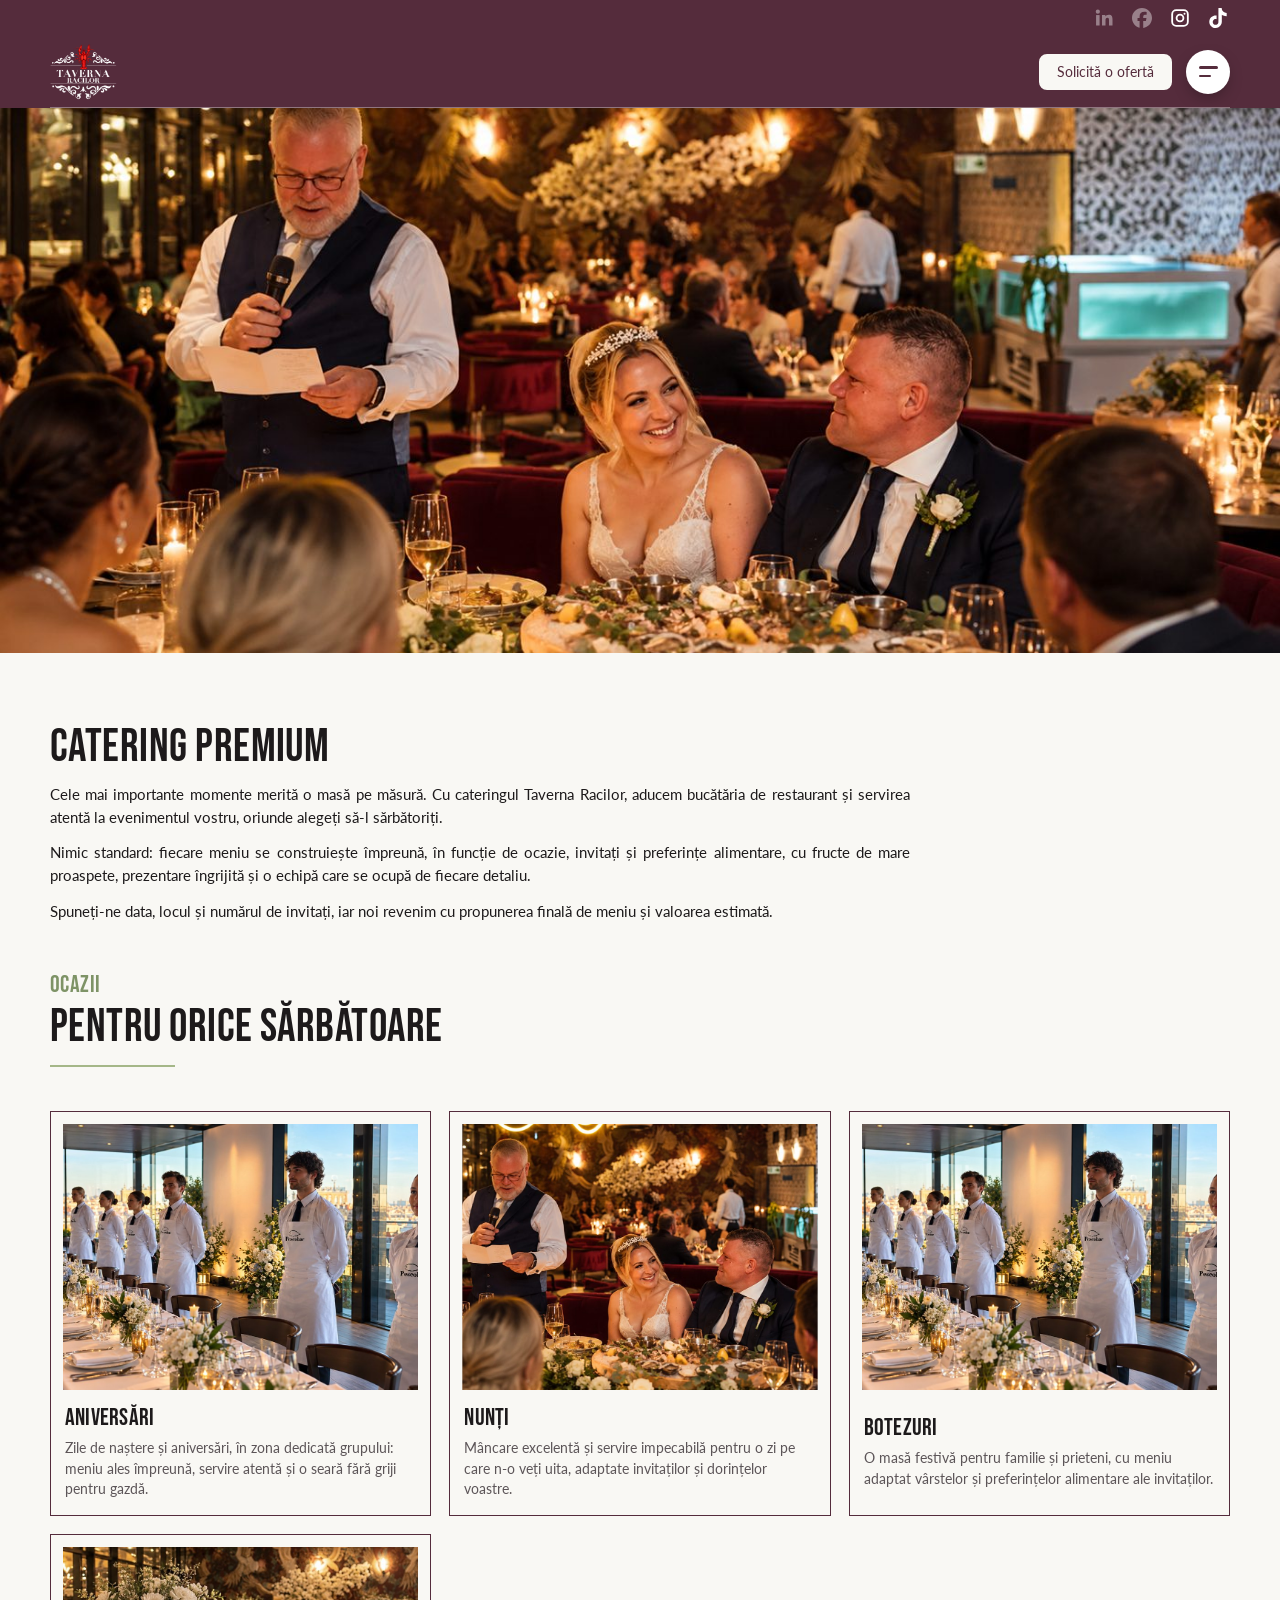
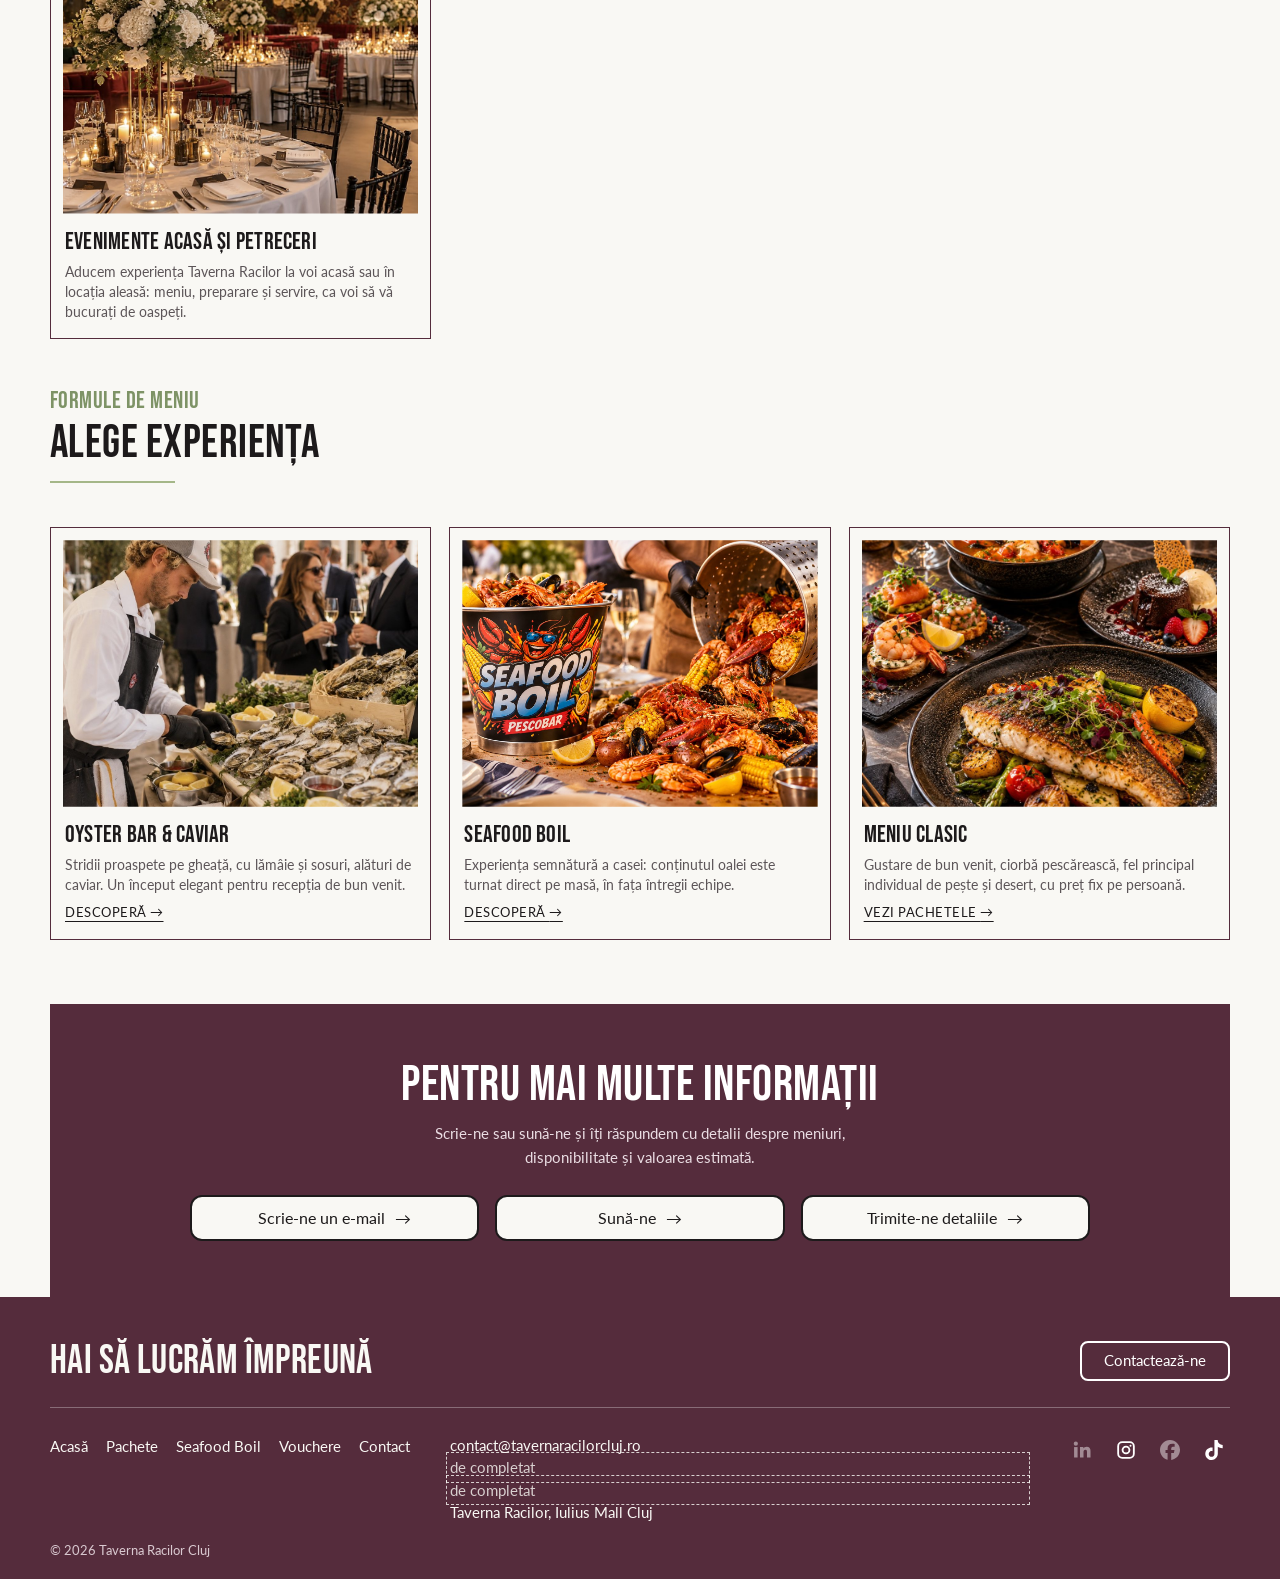
<file: catering.html>
<!doctype html>
<html lang="ro">
<head>
<meta charset="utf-8">
<meta name="viewport" content="width=device-width, initial-scale=1">
<title>Catering · Taverna Racilor Cluj</title>
<meta name="description" content="Catering premium pentru aniversări, nunți, botezuri și evenimente acasă, de la Taverna Racilor Cluj.">
<meta name="theme-color" content="#552C3C">
<meta property="og:title" content="Catering · Taverna Racilor Cluj">
<meta property="og:description" content="Catering premium pentru aniversări, nunți, botezuri și evenimente acasă, de la Taverna Racilor Cluj.">
<meta property="og:type" content="website">
<meta property="og:locale" content="ro_RO">
<link rel="icon" href="data:image/svg+xml,%3Csvg xmlns='http://www.w3.org/2000/svg' viewBox='0 0 32 32'%3E%3Crect width='32' height='32' rx='6' fill='%23552C3C'/%3E%3Cpath d='M9 22c0-7 4-12 11-12M23 22c0-5-3-8-7-8' fill='none' stroke='%23A5B788' stroke-width='2.6' stroke-linecap='round'/%3E%3C/svg%3E">
<link rel="preconnect" href="https://fonts.googleapis.com">
<link rel="preconnect" href="https://fonts.gstatic.com" crossorigin>
<link href="https://fonts.googleapis.com/css2?family=Bebas+Neue&family=Lato:wght@400;700&display=swap" rel="stylesheet">

<link rel="stylesheet" href="assets/style.css">
</head>
<body>
<a class="skip" href="#main">Sari la conținut</a>

<header class="top" id="top">
  <div class="hwrap">
    <div class="socials" aria-label="Rețele sociale"><a data-social="linkedin" aria-label="LinkedIn" target="_blank" rel="noopener"><svg viewBox="0 0 24 24" aria-hidden="true"><rect x="2.5" y="8.5" width="4.2" height="12.5"/><circle cx="4.6" cy="4.4" r="2.5"/><path d="M9.6 8.5h4v1.8c.7-1.3 2.200-2.200 4.100-2.200 3.800 0 4.500 2.500 4.500 5.700V21h-4.200v-6.200c0-1.500-.1-3.100-1.900-3.100s-2.300 1.300-2.300 3V21H9.600z"/></svg></a><a data-social="facebook" aria-label="Facebook" target="_blank" rel="noopener"><svg viewBox="0 0 24 24" aria-hidden="true"><path d="M9.101 23.691v-7.98H6.627v-3.667h2.474v-1.58c0-4.085 1.848-5.978 5.858-5.978.401 0 .955.042 1.468.103a8.68 8.68 0 0 1 1.141.195v3.325a8.623 8.623 0 0 0-.653-.036 26.805 26.805 0 0 0-.733-.009c-.707 0-1.259.096-1.675.309a1.686 1.686 0 0 0-.679.622c-.258.42-.374.995-.374 1.752v1.297h3.919l-.386 2.103-.287 1.564h-3.246v8.245C19.396 23.238 24 18.179 24 12.044c0-6.627-5.373-12-12-12s-12 5.373-12 12c0 5.628 3.874 10.35 9.101 11.647Z"/></svg></a><a data-social="instagram" aria-label="Instagram" target="_blank" rel="noopener"><svg viewBox="0 0 24 24" aria-hidden="true"><path d="M7.5 1.500h9A6 6 0 0 1 22.500 7.500v9a6 6 0 0 1-6 6h-9a6 6 0 0 1-6-6v-9a6 6 0 0 1 6-6zm0 2.200a3.800 3.800 0 0 0-3.800 3.800v9a3.800 3.800 0 0 0 3.800 3.800h9a3.800 3.800 0 0 0 3.800-3.800v-9a3.800 3.800 0 0 0-3.800-3.800zM12 6.800a5.200 5.200 0 1 1 0 10.400 5.200 5.200 0 0 1 0-10.400zm0 2.200a3 3 0 1 0 0 6 3 3 0 0 0 0-6zm5.400-3.300a1.200 1.200 0 1 1 0 2.400 1.200 1.200 0 0 1 0-2.400z"/></svg></a><a data-social="tiktok" aria-label="TikTok" target="_blank" rel="noopener"><svg viewBox="0 0 24 24" aria-hidden="true"><path d="M12.525.02c1.31-.02 2.61-.01 3.91-.02.08 1.53.63 3.09 1.75 4.17 1.12 1.11 2.7 1.62 4.24 1.79v4.03c-1.44-.05-2.89-.35-4.2-.97-.57-.26-1.1-.59-1.62-.93-.01 2.92.01 5.84-.02 8.75-.08 1.4-.54 2.79-1.35 3.94-1.31 1.92-3.58 3.17-5.91 3.21-1.43.08-2.86-.31-4.08-1.03-2.02-1.19-3.44-3.37-3.65-5.71-.02-.5-.03-1-.01-1.49.18-1.9 1.12-3.72 2.58-4.96 1.66-1.44 3.98-2.13 6.15-1.72.02 1.48-.04 2.96-.04 4.44-.99-.32-2.15-.23-3.02.37-.63.41-1.11 1.04-1.36 1.75-.21.51-.15 1.07-.14 1.61.24 1.64 1.82 3.02 3.5 2.87 1.12-.01 2.19-.66 2.77-1.61.19-.33.4-.67.41-1.06.1-1.79.06-3.57.07-5.36.01-4.03-.01-8.05.02-12.07z"/></svg></a></div>
    <div class="nav">
      <a class="logo" href="index.html#hero" aria-label="Taverna Racilor Cluj, început de pagină">
        <img src="assets/logo.png" alt="Taverna Racilor Cluj" width="63" height="52" onload="this.nextElementSibling.hidden=true" onerror="this.remove()">
        <span><b>Taverna Racilor</b> <small>Cluj</small></span>
      </a>
      <div class="navr">
        <a class="btn btn-sm" href="index.html#form">Solicită o ofertă</a>
        <button class="burger" id="burger" type="button" aria-label="Meniu" aria-expanded="false" aria-controls="menu"><i></i><i></i></button>
      </div>
    </div>
  </div>
</header>
<div class="menu" id="menu" aria-label="Meniu">
  <div class="wrap">
    <ul>
      <li><a href="index.html#pachete">Pachete</a></li><li><a href="seafood-boil.html">Seafood Boil</a></li><li><a href="index.html#bauturi">Băuturi</a></li><li><a href="index.html#vouchere">Vouchere</a></li><li><a href="index.html#contact">Contact</a></li>
    </ul>
    <a class="btn btn-light" href="index.html#form">Solicită o ofertă</a>
  </div>
</div>

<main id="main">

<figure class="pghero"><img src="assets/event-nunti.jpg" alt="Masă festivă la un eveniment elegant" fetchpriority="high"></figure>

<section class="sec" style="padding-bottom:0">
  <div class="wrap">
    <div class="evintro rv">
      <h1 class="pgh1">Catering premium</h1>
      <p>Cele mai importante momente merită o masă pe măsură. Cu cateringul Taverna Racilor, aducem bucătăria de restaurant și servirea atentă la evenimentul vostru, oriunde alegeți să-l sărbătoriți.</p>
      <p>Nimic standard: fiecare meniu se construiește împreună, în funcție de ocazie, invitați și preferințe alimentare, cu fructe de mare proaspete, prezentare îngrijită și o echipă care se ocupă de fiecare detaliu.</p>
      <p>Spuneți-ne data, locul și numărul de invitați, iar noi revenim cu propunerea finală de meniu și valoarea estimată.</p>
    </div>
    <div class="rv" style="margin-top:clamp(30px,5vw,50px)"><span class="kicker">Ocazii</span><h2>Pentru orice sărbătoare</h2><span class="rule"></span></div>
    <div class="ocards">
      <div class="ocard">
        <figure><img src="assets/event-private.jpg" alt="Masă lungă pregătită pentru o aniversare" loading="lazy" decoding="async" onerror="this.remove()"></figure>
        <div class="obody"><h3>Aniversări</h3><p>Zile de naștere și aniversări, în zona dedicată grupului: meniu ales împreună, servire atentă și o seară fără griji pentru gazdă.</p></div>
      </div>
      <div class="ocard">
        <figure><img src="assets/event-nunti.jpg" alt="Discurs la masa mirilor" loading="lazy" decoding="async" onerror="this.remove()"></figure>
        <div class="obody"><h3>Nunți</h3><p>Mâncare excelentă și servire impecabilă pentru o zi pe care n-o veți uita, adaptate invitaților și dorințelor voastre.</p></div>
      </div>
      <div class="ocard">
        <figure><img src="assets/event-private.jpg" alt="Masă festivă pregătită pentru un botez" loading="lazy" decoding="async" onerror="this.remove()"></figure>
        <div class="obody"><h3>Botezuri</h3><p>O masă festivă pentru familie și prieteni, cu meniu adaptat vârstelor și preferințelor alimentare ale invitaților.</p></div>
      </div>
      <div class="ocard">
        <figure><img src="assets/event-corporate.jpg" alt="Mese pregătite pentru un eveniment acasă" loading="lazy" decoding="async" onerror="this.remove()"></figure>
        <div class="obody"><h3>Evenimente acasă și petreceri</h3><p>Aducem experiența Taverna Racilor la voi acasă sau în locația aleasă: meniu, preparare și servire, ca voi să vă bucurați de oaspeți.</p></div>
      </div>
    </div>
    <div class="rv" style="margin-top:clamp(30px,5vw,50px)"><span class="kicker">Formule de meniu</span><h2>Alege experiența</h2><span class="rule"></span></div>
    <div class="ocards">
      <a class="ocard" href="oyster-bar.html">
        <figure><img src="assets/oyster-event.jpg" alt="Oyster bar la un eveniment, cu stridii pe gheață" loading="lazy" decoding="async" onerror="this.remove()"></figure>
        <div class="obody"><h3>Oyster Bar &amp; Caviar</h3><p>Stridii proaspete pe gheață, cu lămâie și sosuri, alături de caviar. Un început elegant pentru recepția de bun venit.</p><span class="olink">Descoperă <i>→</i></span></div>
      </a>
      <a class="ocard" href="seafood-boil.html">
        <figure><img src="assets/pkg-boil.jpg" alt="Seafood Boil turnat pe masă" loading="lazy" decoding="async" onerror="this.remove()"></figure>
        <div class="obody"><h3>Seafood Boil</h3><p>Experiența semnătură a casei: conținutul oalei este turnat direct pe masă, în fața întregii echipe.</p><span class="olink">Descoperă <i>→</i></span></div>
      </a>
      <a class="ocard" href="index.html#pachete">
        <figure><img src="assets/pkg-clasic.jpg" alt="Fel principal de pește servit individual" loading="lazy" decoding="async" onerror="this.remove()"></figure>
        <div class="obody"><h3>Meniu clasic</h3><p>Gustare de bun venit, ciorbă pescărească, fel principal individual de pește și desert, cu preț fix pe persoană.</p><span class="olink">Vezi pachetele <i>→</i></span></div>
      </a>
    </div>
    <div class="ready rv">
      <h2>Pentru mai multe informații</h2>
      <p>Scrie-ne sau sună-ne și îți răspundem cu detalii despre meniuri, disponibilitate și valoarea estimată.</p>
      <div class="ready-btns">
        <a class="rbtn" data-link="mail" data-val="email" data-keep href="index.html#form">Scrie-ne un e-mail <i>→</i></a>
        <a class="rbtn" data-link="tel" data-val="phone" data-keep href="index.html#form">Sună-ne <i>→</i></a>
        <a class="rbtn" href="index.html#form">Trimite-ne detaliile <i>→</i></a>
      </div>
    </div>
  </div>
</section>

<section class="on-plum contact" id="contact">
  <div class="wrap">
    <div class="fgrid">
      <div class="fhead"><h2>Hai să lucrăm împreună</h2><a class="btn btn-line" href="index.html#form">Contactează-ne</a></div>
      <div class="fcol">
        <ul class="flinks">
          <li><a href="index.html#hero">Acasă</a></li><li><a href="index.html#pachete">Pachete</a></li><li><a href="seafood-boil.html">Seafood Boil</a></li><li><a href="index.html#vouchere">Vouchere</a></li><li><a href="index.html#form">Contact</a></li>
        </ul>
        <div class="fcontact">
          <a data-link="mail" data-val="email"></a>
          <a data-link="tel" data-val="phone"></a>
          <span class="v" data-val="contactName"></span>
          <a href="https://www.google.com/maps/search/?api=1&query=Taverna+Racilor+Iulius+Mall+Cluj" target="_blank" rel="noopener">Taverna Racilor, Iulius Mall Cluj</a>
        </div>
        <div class="fsoc" aria-label="Rețele sociale"><a data-social="linkedin" aria-label="LinkedIn" target="_blank" rel="noopener"><svg viewBox="0 0 24 24" aria-hidden="true"><rect x="2.5" y="8.5" width="4.2" height="12.5"/><circle cx="4.6" cy="4.4" r="2.5"/><path d="M9.6 8.5h4v1.8c.7-1.3 2.200-2.200 4.100-2.200 3.800 0 4.500 2.500 4.500 5.700V21h-4.200v-6.200c0-1.500-.1-3.100-1.900-3.100s-2.300 1.300-2.300 3V21H9.600z"/></svg></a><a data-social="instagram" aria-label="Instagram" target="_blank" rel="noopener"><svg viewBox="0 0 24 24" aria-hidden="true"><path d="M7.5 1.500h9A6 6 0 0 1 22.500 7.500v9a6 6 0 0 1-6 6h-9a6 6 0 0 1-6-6v-9a6 6 0 0 1 6-6zm0 2.200a3.800 3.800 0 0 0-3.800 3.800v9a3.800 3.800 0 0 0 3.800 3.800h9a3.800 3.800 0 0 0 3.800-3.800v-9a3.800 3.800 0 0 0-3.800-3.800zM12 6.800a5.200 5.200 0 1 1 0 10.400 5.200 5.200 0 0 1 0-10.400zm0 2.200a3 3 0 1 0 0 6 3 3 0 0 0 0-6zm5.400-3.300a1.200 1.200 0 1 1 0 2.400 1.200 1.200 0 0 1 0-2.400z"/></svg></a><a data-social="facebook" aria-label="Facebook" target="_blank" rel="noopener"><svg viewBox="0 0 24 24" aria-hidden="true"><path d="M9.101 23.691v-7.98H6.627v-3.667h2.474v-1.58c0-4.085 1.848-5.978 5.858-5.978.401 0 .955.042 1.468.103a8.68 8.68 0 0 1 1.141.195v3.325a8.623 8.623 0 0 0-.653-.036 26.805 26.805 0 0 0-.733-.009c-.707 0-1.259.096-1.675.309a1.686 1.686 0 0 0-.679.622c-.258.42-.374.995-.374 1.752v1.297h3.919l-.386 2.103-.287 1.564h-3.246v8.245C19.396 23.238 24 18.179 24 12.044c0-6.627-5.373-12-12-12s-12 5.373-12 12c0 5.628 3.874 10.35 9.101 11.647Z"/></svg></a><a data-social="tiktok" aria-label="TikTok" target="_blank" rel="noopener"><svg viewBox="0 0 24 24" aria-hidden="true"><path d="M12.525.02c1.31-.02 2.61-.01 3.91-.02.08 1.53.63 3.09 1.75 4.17 1.12 1.11 2.7 1.62 4.24 1.79v4.03c-1.44-.05-2.89-.35-4.2-.97-.57-.26-1.1-.59-1.62-.93-.01 2.92.01 5.84-.02 8.75-.08 1.4-.54 2.79-1.35 3.94-1.31 1.92-3.58 3.17-5.91 3.21-1.43.08-2.86-.31-4.08-1.03-2.02-1.19-3.44-3.37-3.65-5.71-.02-.5-.03-1-.01-1.49.18-1.9 1.12-3.72 2.58-4.96 1.66-1.44 3.98-2.13 6.15-1.72.02 1.48-.04 2.96-.04 4.44-.99-.32-2.15-.23-3.02.37-.63.41-1.11 1.04-1.36 1.75-.21.51-.15 1.07-.14 1.61.24 1.64 1.82 3.02 3.5 2.87 1.12-.01 2.19-.66 2.77-1.61.19-.33.4-.67.41-1.06.1-1.79.06-3.57.07-5.36.01-4.03-.01-8.05.02-12.07z"/></svg></a></div>
      </div>
    </div>
    <p class="copy">© 2026 Taverna Racilor Cluj</p>
  </div>
</section>
</main>

<script src="assets/config.js"></script>
<script src="assets/site.js"></script>
</body>
</html>
</file>
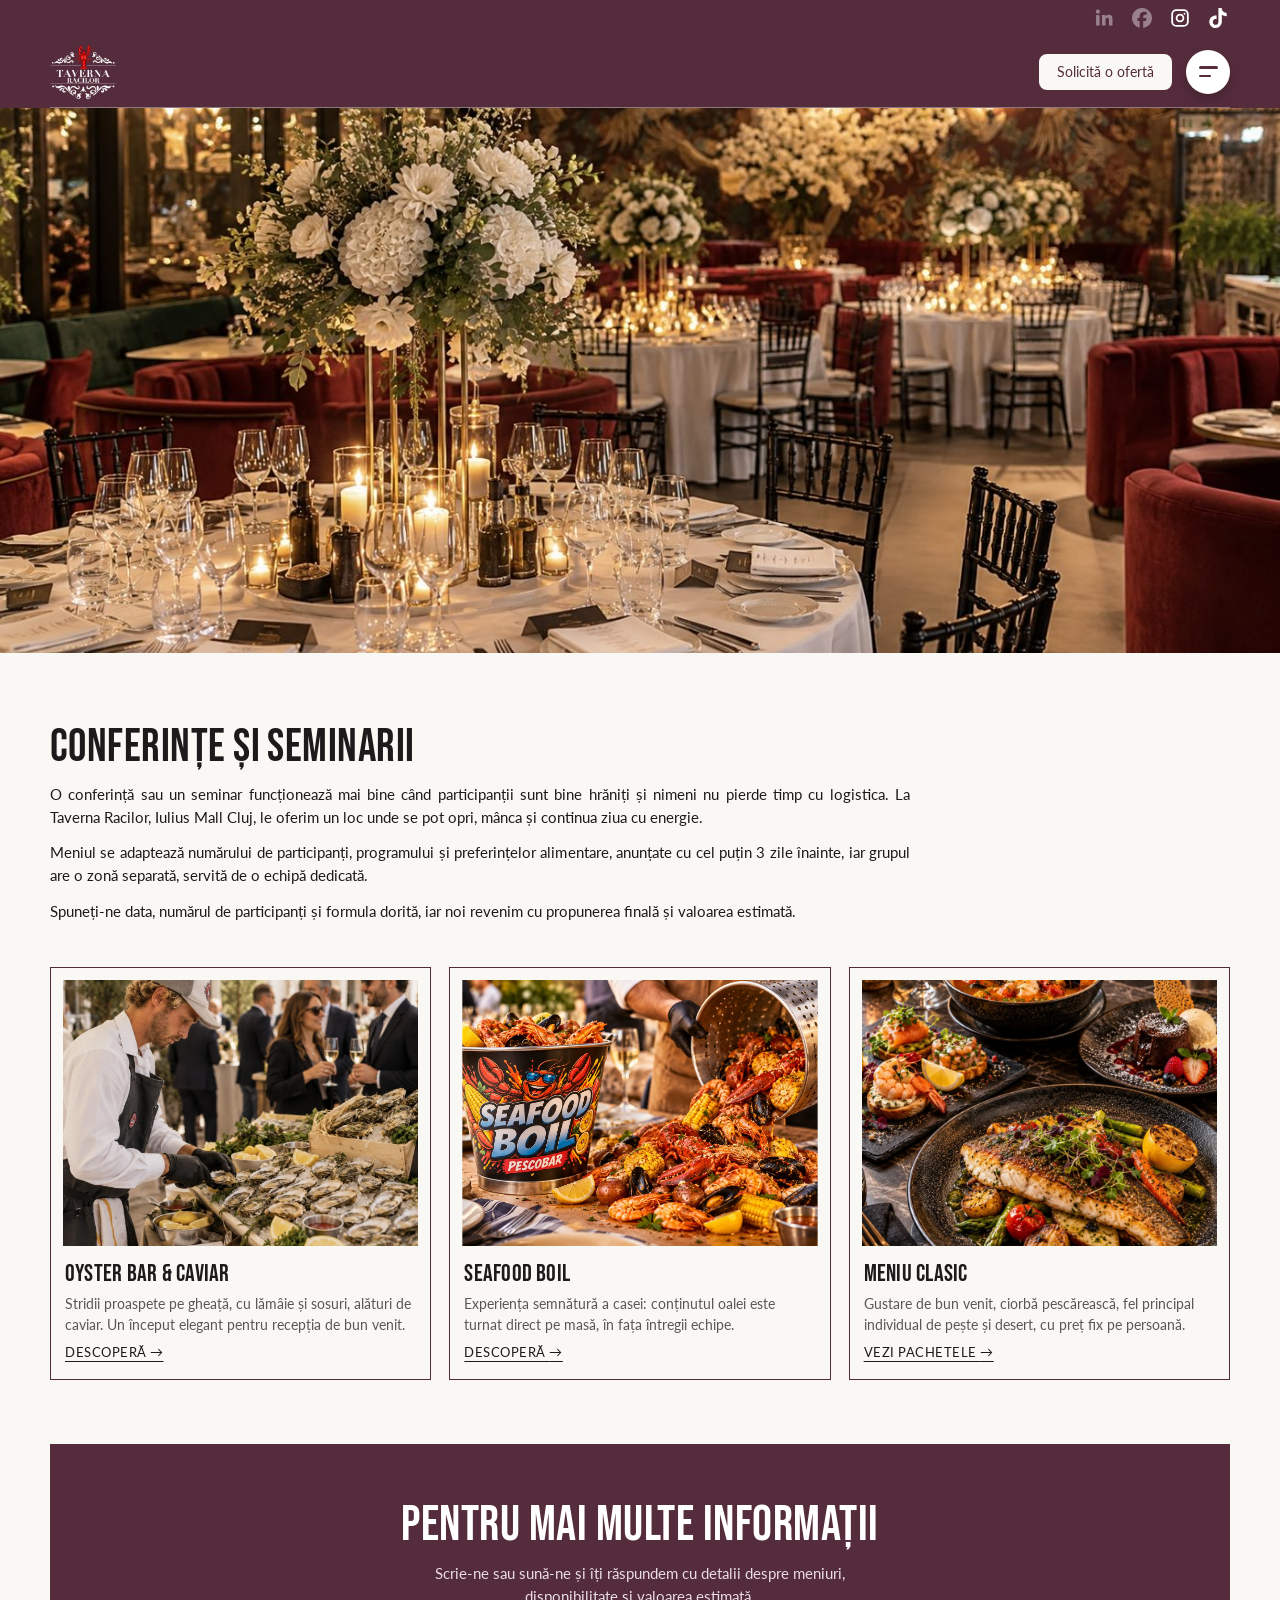
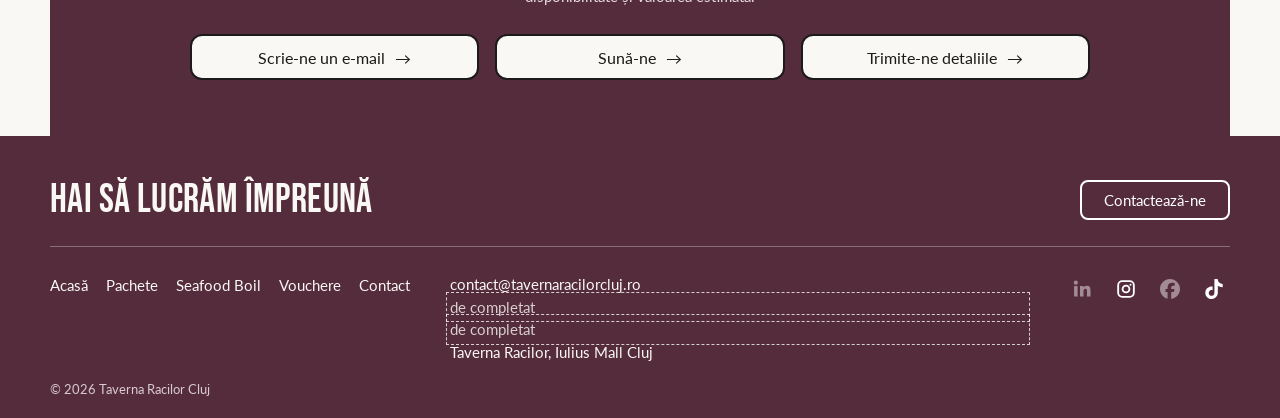
<file: conferinte.html>
<!doctype html>
<html lang="ro">
<head>
<meta charset="utf-8">
<meta name="viewport" content="width=device-width, initial-scale=1">
<title>Conferințe și seminarii · Taverna Racilor Cluj</title>
<meta name="description" content="Mese și pauze de cafea pentru conferințe și seminarii, la Taverna Racilor Cluj.">
<meta name="theme-color" content="#552C3C">
<meta property="og:title" content="Conferințe și seminarii · Taverna Racilor Cluj">
<meta property="og:description" content="Mese și pauze de cafea pentru conferințe și seminarii, la Taverna Racilor Cluj.">
<meta property="og:type" content="website">
<meta property="og:locale" content="ro_RO">
<link rel="icon" href="data:image/svg+xml,%3Csvg xmlns='http://www.w3.org/2000/svg' viewBox='0 0 32 32'%3E%3Crect width='32' height='32' rx='6' fill='%23552C3C'/%3E%3Cpath d='M9 22c0-7 4-12 11-12M23 22c0-5-3-8-7-8' fill='none' stroke='%23A5B788' stroke-width='2.6' stroke-linecap='round'/%3E%3C/svg%3E">
<link rel="preconnect" href="https://fonts.googleapis.com">
<link rel="preconnect" href="https://fonts.gstatic.com" crossorigin>
<link href="https://fonts.googleapis.com/css2?family=Bebas+Neue&family=Lato:wght@400;700&display=swap" rel="stylesheet">

<link rel="stylesheet" href="assets/style.css">
</head>
<body>
<a class="skip" href="#main">Sari la conținut</a>

<header class="top" id="top">
  <div class="hwrap">
    <div class="socials" aria-label="Rețele sociale"><a data-social="linkedin" aria-label="LinkedIn" target="_blank" rel="noopener"><svg viewBox="0 0 24 24" aria-hidden="true"><rect x="2.5" y="8.5" width="4.2" height="12.5"/><circle cx="4.6" cy="4.4" r="2.5"/><path d="M9.6 8.5h4v1.8c.7-1.3 2.200-2.200 4.100-2.200 3.800 0 4.500 2.500 4.500 5.700V21h-4.200v-6.200c0-1.500-.1-3.100-1.900-3.100s-2.300 1.300-2.300 3V21H9.600z"/></svg></a><a data-social="facebook" aria-label="Facebook" target="_blank" rel="noopener"><svg viewBox="0 0 24 24" aria-hidden="true"><path d="M9.101 23.691v-7.98H6.627v-3.667h2.474v-1.58c0-4.085 1.848-5.978 5.858-5.978.401 0 .955.042 1.468.103a8.68 8.68 0 0 1 1.141.195v3.325a8.623 8.623 0 0 0-.653-.036 26.805 26.805 0 0 0-.733-.009c-.707 0-1.259.096-1.675.309a1.686 1.686 0 0 0-.679.622c-.258.42-.374.995-.374 1.752v1.297h3.919l-.386 2.103-.287 1.564h-3.246v8.245C19.396 23.238 24 18.179 24 12.044c0-6.627-5.373-12-12-12s-12 5.373-12 12c0 5.628 3.874 10.35 9.101 11.647Z"/></svg></a><a data-social="instagram" aria-label="Instagram" target="_blank" rel="noopener"><svg viewBox="0 0 24 24" aria-hidden="true"><path d="M7.5 1.500h9A6 6 0 0 1 22.500 7.500v9a6 6 0 0 1-6 6h-9a6 6 0 0 1-6-6v-9a6 6 0 0 1 6-6zm0 2.200a3.800 3.800 0 0 0-3.800 3.800v9a3.800 3.800 0 0 0 3.800 3.800h9a3.800 3.800 0 0 0 3.800-3.800v-9a3.800 3.800 0 0 0-3.800-3.800zM12 6.800a5.200 5.200 0 1 1 0 10.400 5.200 5.200 0 0 1 0-10.400zm0 2.200a3 3 0 1 0 0 6 3 3 0 0 0 0-6zm5.400-3.300a1.200 1.200 0 1 1 0 2.400 1.200 1.200 0 0 1 0-2.400z"/></svg></a><a data-social="tiktok" aria-label="TikTok" target="_blank" rel="noopener"><svg viewBox="0 0 24 24" aria-hidden="true"><path d="M12.525.02c1.31-.02 2.61-.01 3.91-.02.08 1.53.63 3.09 1.75 4.17 1.12 1.11 2.7 1.62 4.24 1.79v4.03c-1.44-.05-2.89-.35-4.2-.97-.57-.26-1.1-.59-1.62-.93-.01 2.92.01 5.84-.02 8.75-.08 1.4-.54 2.79-1.35 3.94-1.31 1.92-3.58 3.17-5.91 3.21-1.43.08-2.86-.31-4.08-1.03-2.02-1.19-3.44-3.37-3.65-5.71-.02-.5-.03-1-.01-1.49.18-1.9 1.12-3.72 2.58-4.96 1.66-1.44 3.98-2.13 6.15-1.72.02 1.48-.04 2.96-.04 4.44-.99-.32-2.15-.23-3.02.37-.63.41-1.11 1.04-1.36 1.75-.21.51-.15 1.07-.14 1.61.24 1.64 1.82 3.02 3.5 2.87 1.12-.01 2.19-.66 2.77-1.61.19-.33.4-.67.41-1.06.1-1.79.06-3.57.07-5.36.01-4.03-.01-8.05.02-12.07z"/></svg></a></div>
    <div class="nav">
      <a class="logo" href="index.html#hero" aria-label="Taverna Racilor Cluj, început de pagină">
        <img src="assets/logo.png" alt="Taverna Racilor Cluj" width="63" height="52" onload="this.nextElementSibling.hidden=true" onerror="this.remove()">
        <span><b>Taverna Racilor</b> <small>Cluj</small></span>
      </a>
      <div class="navr">
        <a class="btn btn-sm" href="index.html#form">Solicită o ofertă</a>
        <button class="burger" id="burger" type="button" aria-label="Meniu" aria-expanded="false" aria-controls="menu"><i></i><i></i></button>
      </div>
    </div>
  </div>
</header>
<div class="menu" id="menu" aria-label="Meniu">
  <div class="wrap">
    <ul>
      <li><a href="index.html#pachete">Pachete</a></li><li><a href="seafood-boil.html">Seafood Boil</a></li><li><a href="index.html#bauturi">Băuturi</a></li><li><a href="index.html#vouchere">Vouchere</a></li><li><a href="index.html#contact">Contact</a></li>
    </ul>
    <a class="btn btn-light" href="index.html#form">Solicită o ofertă</a>
  </div>
</div>

<main id="main">

<figure class="pghero"><img src="assets/event-corporate.jpg" alt="Sală pregătită pentru un eveniment de firmă" fetchpriority="high"></figure>

<section class="sec" style="padding-bottom:0">
  <div class="wrap">
    <div class="evintro rv">
      <h1 class="pgh1">Conferințe și seminarii</h1>
      <p>O conferință sau un seminar funcționează mai bine când participanții sunt bine hrăniți și nimeni nu pierde timp cu logistica. La Taverna Racilor, Iulius Mall Cluj, le oferim un loc unde se pot opri, mânca și continua ziua cu energie.</p>
      <p>Meniul se adaptează numărului de participanți, programului și preferințelor alimentare, anunțate cu cel puțin 3 zile înainte, iar grupul are o zonă separată, servită de o echipă dedicată.</p>
      <p>Spuneți-ne data, numărul de participanți și formula dorită, iar noi revenim cu propunerea finală și valoarea estimată.</p>
    </div>
    <div class="ocards">
      <a class="ocard" href="oyster-bar.html">
        <figure><img src="assets/oyster-event.jpg" alt="Oyster bar la un eveniment, cu stridii pe gheață" loading="lazy" decoding="async" onerror="this.remove()"></figure>
        <div class="obody"><h3>Oyster Bar &amp; Caviar</h3><p>Stridii proaspete pe gheață, cu lămâie și sosuri, alături de caviar. Un început elegant pentru recepția de bun venit.</p><span class="olink">Descoperă <i>→</i></span></div>
      </a>
      <a class="ocard" href="seafood-boil.html">
        <figure><img src="assets/pkg-boil.jpg" alt="Seafood Boil turnat pe masă" loading="lazy" decoding="async" onerror="this.remove()"></figure>
        <div class="obody"><h3>Seafood Boil</h3><p>Experiența semnătură a casei: conținutul oalei este turnat direct pe masă, în fața întregii echipe.</p><span class="olink">Descoperă <i>→</i></span></div>
      </a>
      <a class="ocard" href="index.html#pachete">
        <figure><img src="assets/pkg-clasic.jpg" alt="Fel principal de pește servit individual" loading="lazy" decoding="async" onerror="this.remove()"></figure>
        <div class="obody"><h3>Meniu clasic</h3><p>Gustare de bun venit, ciorbă pescărească, fel principal individual de pește și desert, cu preț fix pe persoană.</p><span class="olink">Vezi pachetele <i>→</i></span></div>
      </a>
    </div>
    <div class="ready rv">
      <h2>Pentru mai multe informații</h2>
      <p>Scrie-ne sau sună-ne și îți răspundem cu detalii despre meniuri, disponibilitate și valoarea estimată.</p>
      <div class="ready-btns">
        <a class="rbtn" data-link="mail" data-val="email" data-keep href="index.html#form">Scrie-ne un e-mail <i>→</i></a>
        <a class="rbtn" data-link="tel" data-val="phone" data-keep href="index.html#form">Sună-ne <i>→</i></a>
        <a class="rbtn" href="index.html#form">Trimite-ne detaliile <i>→</i></a>
      </div>
    </div>
  </div>
</section>

<section class="on-plum contact" id="contact">
  <div class="wrap">
    <div class="fgrid">
      <div class="fhead"><h2>Hai să lucrăm împreună</h2><a class="btn btn-line" href="index.html#form">Contactează-ne</a></div>
      <div class="fcol">
        <ul class="flinks">
          <li><a href="index.html#hero">Acasă</a></li><li><a href="index.html#pachete">Pachete</a></li><li><a href="seafood-boil.html">Seafood Boil</a></li><li><a href="index.html#vouchere">Vouchere</a></li><li><a href="index.html#form">Contact</a></li>
        </ul>
        <div class="fcontact">
          <a data-link="mail" data-val="email"></a>
          <a data-link="tel" data-val="phone"></a>
          <span class="v" data-val="contactName"></span>
          <a href="https://www.google.com/maps/search/?api=1&query=Taverna+Racilor+Iulius+Mall+Cluj" target="_blank" rel="noopener">Taverna Racilor, Iulius Mall Cluj</a>
        </div>
        <div class="fsoc" aria-label="Rețele sociale"><a data-social="linkedin" aria-label="LinkedIn" target="_blank" rel="noopener"><svg viewBox="0 0 24 24" aria-hidden="true"><rect x="2.5" y="8.5" width="4.2" height="12.5"/><circle cx="4.6" cy="4.4" r="2.5"/><path d="M9.6 8.5h4v1.8c.7-1.3 2.200-2.200 4.100-2.200 3.800 0 4.500 2.500 4.500 5.700V21h-4.200v-6.200c0-1.500-.1-3.100-1.900-3.100s-2.300 1.300-2.300 3V21H9.600z"/></svg></a><a data-social="instagram" aria-label="Instagram" target="_blank" rel="noopener"><svg viewBox="0 0 24 24" aria-hidden="true"><path d="M7.5 1.500h9A6 6 0 0 1 22.500 7.500v9a6 6 0 0 1-6 6h-9a6 6 0 0 1-6-6v-9a6 6 0 0 1 6-6zm0 2.200a3.800 3.800 0 0 0-3.800 3.800v9a3.800 3.800 0 0 0 3.800 3.800h9a3.800 3.800 0 0 0 3.800-3.800v-9a3.800 3.800 0 0 0-3.800-3.800zM12 6.800a5.200 5.200 0 1 1 0 10.400 5.200 5.200 0 0 1 0-10.400zm0 2.200a3 3 0 1 0 0 6 3 3 0 0 0 0-6zm5.400-3.300a1.200 1.200 0 1 1 0 2.400 1.200 1.200 0 0 1 0-2.400z"/></svg></a><a data-social="facebook" aria-label="Facebook" target="_blank" rel="noopener"><svg viewBox="0 0 24 24" aria-hidden="true"><path d="M9.101 23.691v-7.98H6.627v-3.667h2.474v-1.58c0-4.085 1.848-5.978 5.858-5.978.401 0 .955.042 1.468.103a8.68 8.68 0 0 1 1.141.195v3.325a8.623 8.623 0 0 0-.653-.036 26.805 26.805 0 0 0-.733-.009c-.707 0-1.259.096-1.675.309a1.686 1.686 0 0 0-.679.622c-.258.42-.374.995-.374 1.752v1.297h3.919l-.386 2.103-.287 1.564h-3.246v8.245C19.396 23.238 24 18.179 24 12.044c0-6.627-5.373-12-12-12s-12 5.373-12 12c0 5.628 3.874 10.35 9.101 11.647Z"/></svg></a><a data-social="tiktok" aria-label="TikTok" target="_blank" rel="noopener"><svg viewBox="0 0 24 24" aria-hidden="true"><path d="M12.525.02c1.31-.02 2.61-.01 3.91-.02.08 1.53.63 3.09 1.75 4.17 1.12 1.11 2.7 1.62 4.24 1.79v4.03c-1.44-.05-2.89-.35-4.2-.97-.57-.26-1.1-.59-1.62-.93-.01 2.92.01 5.84-.02 8.75-.08 1.4-.54 2.79-1.35 3.94-1.31 1.92-3.58 3.17-5.91 3.21-1.43.08-2.86-.31-4.08-1.03-2.02-1.19-3.44-3.37-3.65-5.71-.02-.5-.03-1-.01-1.49.18-1.9 1.12-3.72 2.58-4.96 1.66-1.44 3.98-2.13 6.15-1.72.02 1.48-.04 2.96-.04 4.44-.99-.32-2.15-.23-3.02.37-.63.41-1.11 1.04-1.36 1.75-.21.51-.15 1.07-.14 1.61.24 1.64 1.82 3.02 3.5 2.87 1.12-.01 2.19-.66 2.77-1.61.19-.33.4-.67.41-1.06.1-1.79.06-3.57.07-5.36.01-4.03-.01-8.05.02-12.07z"/></svg></a></div>
      </div>
    </div>
    <p class="copy">© 2026 Taverna Racilor Cluj</p>
  </div>
</section>
</main>

<script src="assets/config.js"></script>
<script src="assets/site.js"></script>
</body>
</html>
</file>
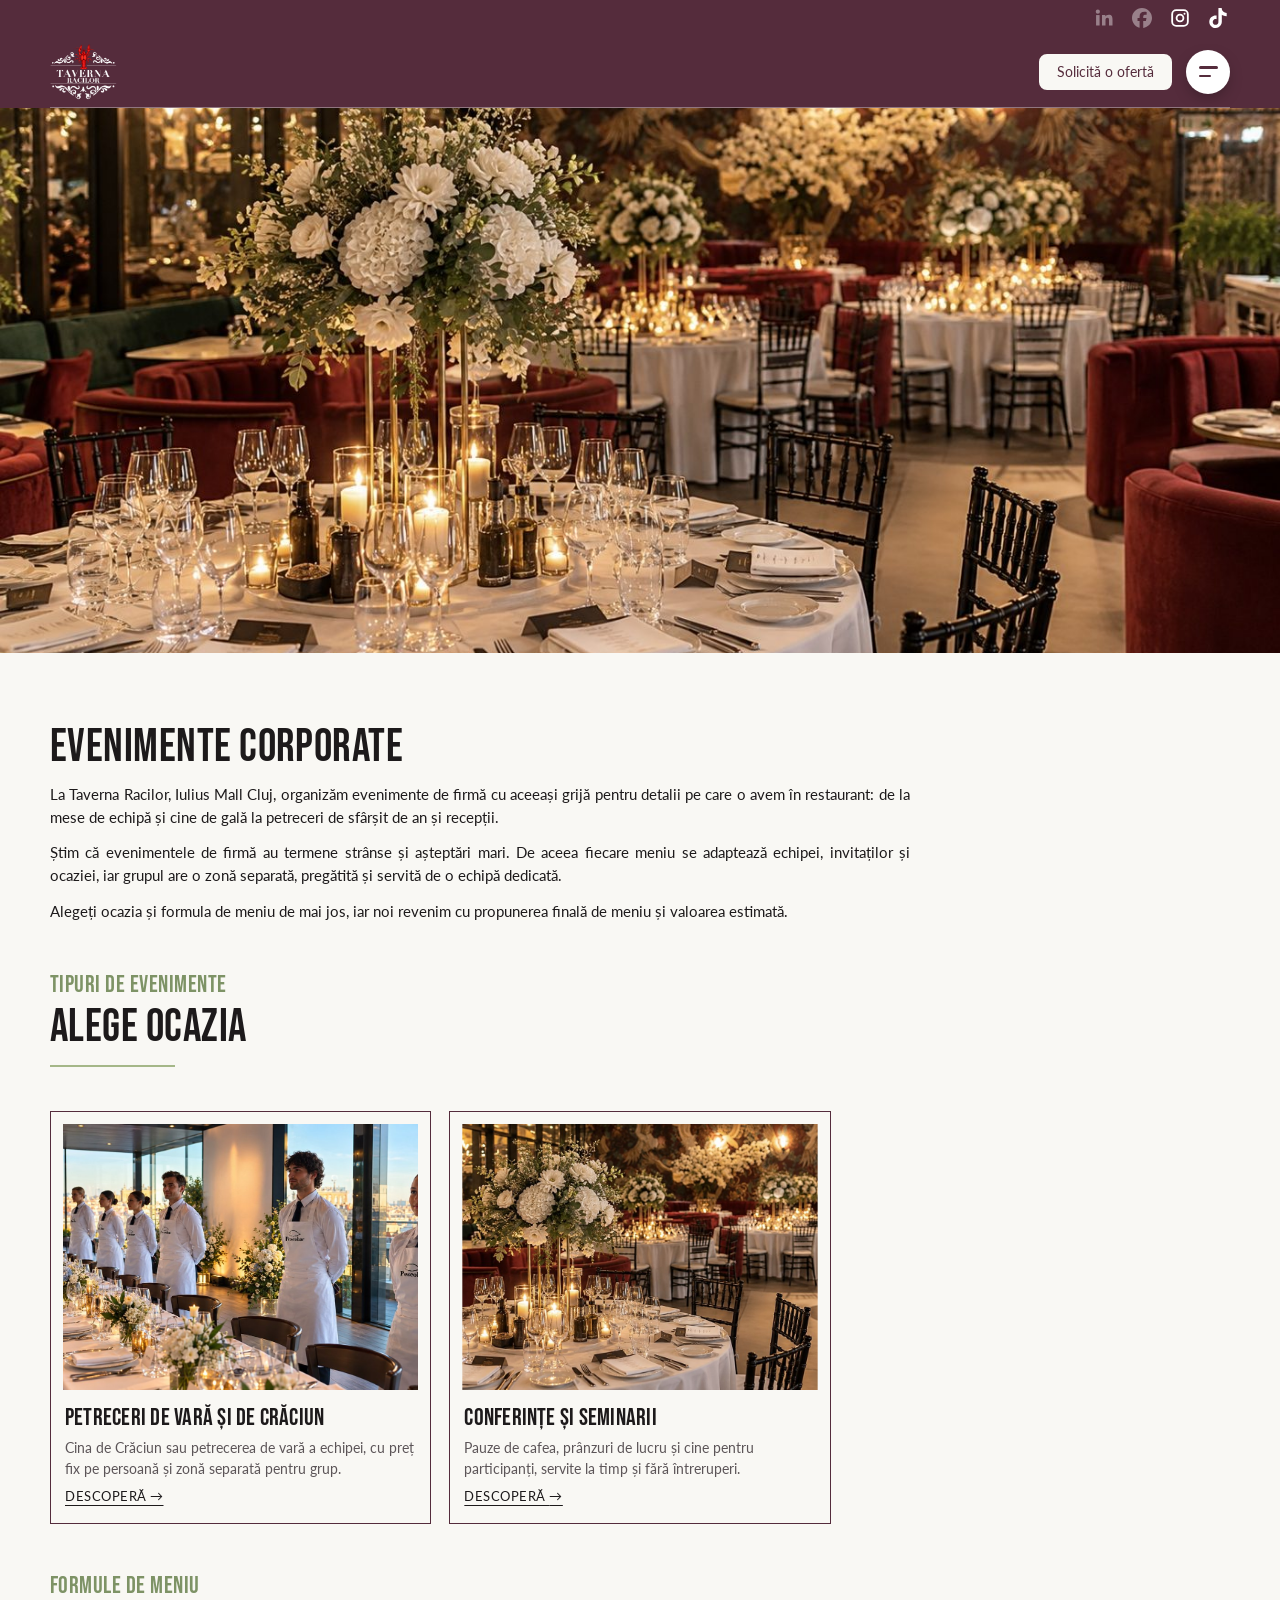
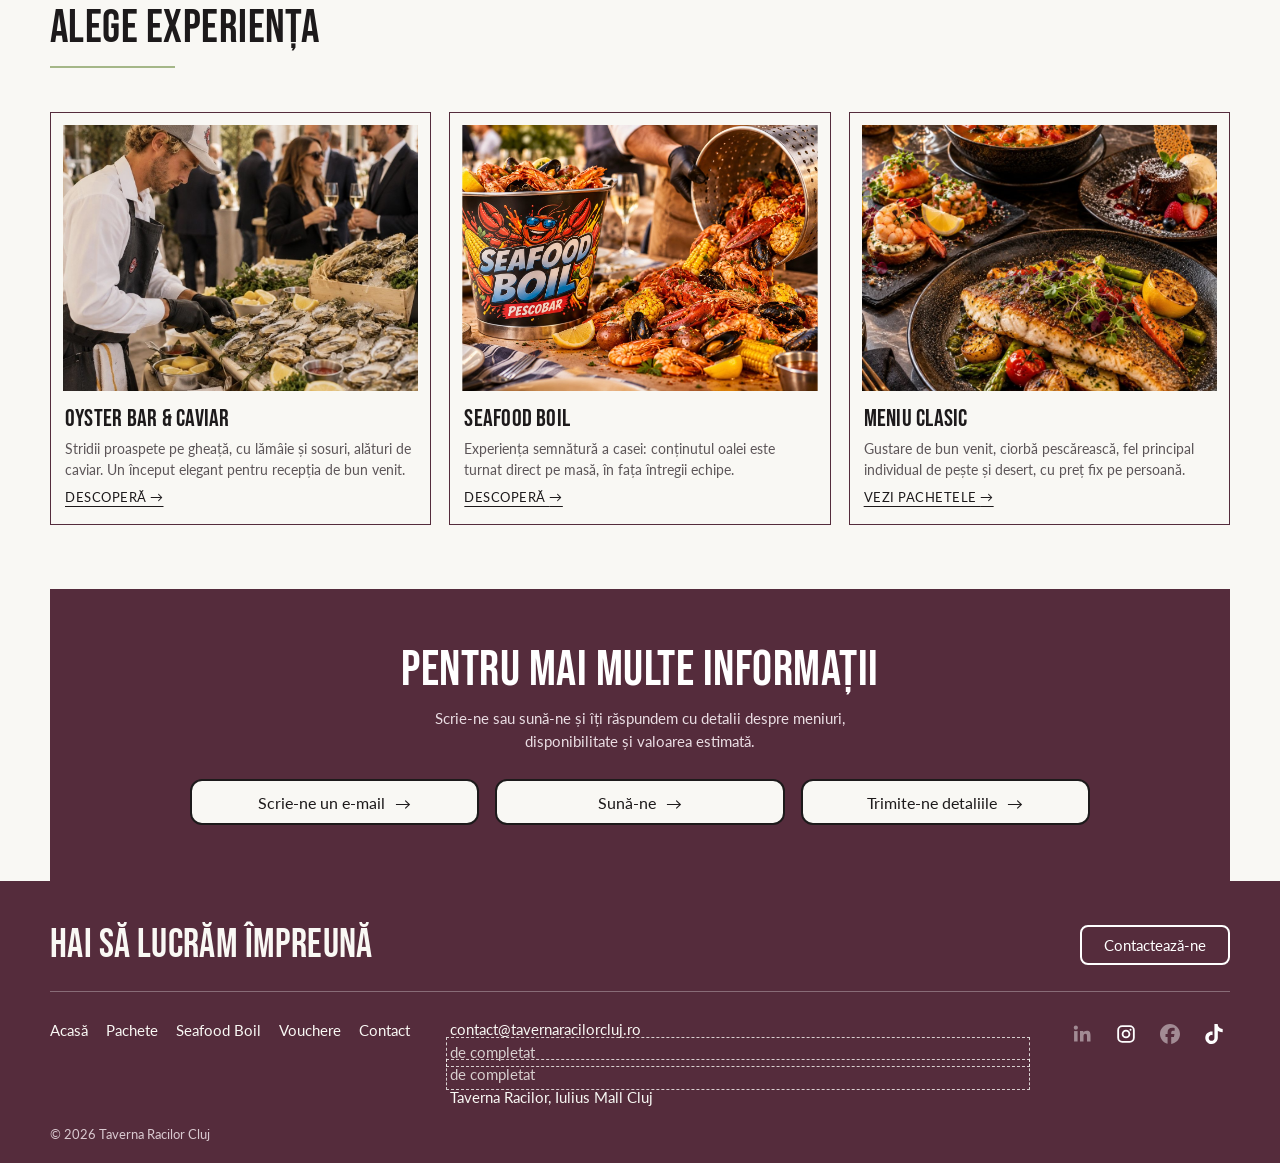
<file: corporate.html>
<!doctype html>
<html lang="ro">
<head>
<meta charset="utf-8">
<meta name="viewport" content="width=device-width, initial-scale=1">
<title>Corporate · Taverna Racilor Cluj</title>
<meta name="description" content="Evenimente de firmă la Taverna Racilor Cluj: cine de gală, mese de echipă și petreceri de sfârșit de an, cu zonă separată pentru grup.">
<meta name="theme-color" content="#552C3C">
<meta property="og:title" content="Corporate · Taverna Racilor Cluj">
<meta property="og:description" content="Evenimente de firmă la Taverna Racilor Cluj: cine de gală, mese de echipă și petreceri de sfârșit de an, cu zonă separată pentru grup.">
<meta property="og:type" content="website">
<meta property="og:locale" content="ro_RO">
<link rel="icon" href="data:image/svg+xml,%3Csvg xmlns='http://www.w3.org/2000/svg' viewBox='0 0 32 32'%3E%3Crect width='32' height='32' rx='6' fill='%23552C3C'/%3E%3Cpath d='M9 22c0-7 4-12 11-12M23 22c0-5-3-8-7-8' fill='none' stroke='%23A5B788' stroke-width='2.6' stroke-linecap='round'/%3E%3C/svg%3E">
<link rel="preconnect" href="https://fonts.googleapis.com">
<link rel="preconnect" href="https://fonts.gstatic.com" crossorigin>
<link href="https://fonts.googleapis.com/css2?family=Bebas+Neue&family=Lato:wght@400;700&display=swap" rel="stylesheet">

<link rel="stylesheet" href="assets/style.css">
</head>
<body>
<a class="skip" href="#main">Sari la conținut</a>

<header class="top" id="top">
  <div class="hwrap">
    <div class="socials" aria-label="Rețele sociale"><a data-social="linkedin" aria-label="LinkedIn" target="_blank" rel="noopener"><svg viewBox="0 0 24 24" aria-hidden="true"><rect x="2.5" y="8.5" width="4.2" height="12.5"/><circle cx="4.6" cy="4.4" r="2.5"/><path d="M9.6 8.5h4v1.8c.7-1.3 2.200-2.200 4.100-2.200 3.800 0 4.500 2.500 4.500 5.700V21h-4.200v-6.200c0-1.500-.1-3.100-1.900-3.100s-2.300 1.300-2.300 3V21H9.600z"/></svg></a><a data-social="facebook" aria-label="Facebook" target="_blank" rel="noopener"><svg viewBox="0 0 24 24" aria-hidden="true"><path d="M9.101 23.691v-7.98H6.627v-3.667h2.474v-1.58c0-4.085 1.848-5.978 5.858-5.978.401 0 .955.042 1.468.103a8.68 8.68 0 0 1 1.141.195v3.325a8.623 8.623 0 0 0-.653-.036 26.805 26.805 0 0 0-.733-.009c-.707 0-1.259.096-1.675.309a1.686 1.686 0 0 0-.679.622c-.258.42-.374.995-.374 1.752v1.297h3.919l-.386 2.103-.287 1.564h-3.246v8.245C19.396 23.238 24 18.179 24 12.044c0-6.627-5.373-12-12-12s-12 5.373-12 12c0 5.628 3.874 10.35 9.101 11.647Z"/></svg></a><a data-social="instagram" aria-label="Instagram" target="_blank" rel="noopener"><svg viewBox="0 0 24 24" aria-hidden="true"><path d="M7.5 1.500h9A6 6 0 0 1 22.500 7.500v9a6 6 0 0 1-6 6h-9a6 6 0 0 1-6-6v-9a6 6 0 0 1 6-6zm0 2.200a3.800 3.800 0 0 0-3.800 3.800v9a3.800 3.800 0 0 0 3.800 3.800h9a3.800 3.800 0 0 0 3.800-3.800v-9a3.800 3.800 0 0 0-3.800-3.800zM12 6.800a5.200 5.200 0 1 1 0 10.400 5.200 5.200 0 0 1 0-10.400zm0 2.200a3 3 0 1 0 0 6 3 3 0 0 0 0-6zm5.400-3.300a1.200 1.200 0 1 1 0 2.400 1.200 1.200 0 0 1 0-2.400z"/></svg></a><a data-social="tiktok" aria-label="TikTok" target="_blank" rel="noopener"><svg viewBox="0 0 24 24" aria-hidden="true"><path d="M12.525.02c1.31-.02 2.61-.01 3.91-.02.08 1.53.63 3.09 1.75 4.17 1.12 1.11 2.7 1.62 4.24 1.79v4.03c-1.44-.05-2.89-.35-4.2-.97-.57-.26-1.1-.59-1.62-.93-.01 2.92.01 5.84-.02 8.75-.08 1.4-.54 2.79-1.35 3.94-1.31 1.92-3.58 3.17-5.91 3.21-1.43.08-2.86-.31-4.08-1.03-2.02-1.19-3.44-3.37-3.65-5.71-.02-.5-.03-1-.01-1.49.18-1.9 1.12-3.72 2.58-4.96 1.66-1.44 3.98-2.13 6.15-1.72.02 1.48-.04 2.96-.04 4.44-.99-.32-2.15-.23-3.02.37-.63.41-1.11 1.04-1.36 1.75-.21.51-.15 1.07-.14 1.61.24 1.64 1.82 3.02 3.5 2.87 1.12-.01 2.19-.66 2.77-1.61.19-.33.4-.67.41-1.06.1-1.79.06-3.57.07-5.36.01-4.03-.01-8.05.02-12.07z"/></svg></a></div>
    <div class="nav">
      <a class="logo" href="index.html#hero" aria-label="Taverna Racilor Cluj, început de pagină">
        <img src="assets/logo.png" alt="Taverna Racilor Cluj" width="63" height="52" onload="this.nextElementSibling.hidden=true" onerror="this.remove()">
        <span><b>Taverna Racilor</b> <small>Cluj</small></span>
      </a>
      <div class="navr">
        <a class="btn btn-sm" href="index.html#form">Solicită o ofertă</a>
        <button class="burger" id="burger" type="button" aria-label="Meniu" aria-expanded="false" aria-controls="menu"><i></i><i></i></button>
      </div>
    </div>
  </div>
</header>
<div class="menu" id="menu" aria-label="Meniu">
  <div class="wrap">
    <ul>
      <li><a href="index.html#pachete">Pachete</a></li><li><a href="seafood-boil.html">Seafood Boil</a></li><li><a href="index.html#bauturi">Băuturi</a></li><li><a href="index.html#vouchere">Vouchere</a></li><li><a href="index.html#contact">Contact</a></li>
    </ul>
    <a class="btn btn-light" href="index.html#form">Solicită o ofertă</a>
  </div>
</div>

<main id="main">

<figure class="pghero"><img src="assets/event-corporate.jpg" alt="Sală pregătită pentru un eveniment de firmă" fetchpriority="high"></figure>

<section class="sec" style="padding-bottom:0">
  <div class="wrap">
    <div class="evintro rv">
      <h1 class="pgh1">Evenimente corporate</h1>
      <p>La Taverna Racilor, Iulius Mall Cluj, organizăm evenimente de firmă cu aceeași grijă pentru detalii pe care o avem în restaurant: de la mese de echipă și cine de gală la petreceri de sfârșit de an și recepții.</p>
      <p>Știm că evenimentele de firmă au termene strânse și așteptări mari. De aceea fiecare meniu se adaptează echipei, invitaților și ocaziei, iar grupul are o zonă separată, pregătită și servită de o echipă dedicată.</p>
      <p>Alegeți ocazia și formula de meniu de mai jos, iar noi revenim cu propunerea finală de meniu și valoarea estimată.</p>
    </div>
    <div class="rv" style="margin-top:clamp(30px,5vw,50px)"><span class="kicker">Tipuri de evenimente</span><h2>Alege ocazia</h2><span class="rule"></span></div>
    <div class="ocards">
      <a class="ocard" href="petreceri.html">
        <figure><img src="assets/event-private.jpg" alt="Petrecere de sezon la Taverna Racilor" loading="lazy" decoding="async" onerror="this.remove()"></figure>
        <div class="obody"><h3>Petreceri de vară și de Crăciun</h3><p>Cina de Crăciun sau petrecerea de vară a echipei, cu preț fix pe persoană și zonă separată pentru grup.</p><span class="olink">Descoperă <i>→</i></span></div>
      </a>
      <a class="ocard" href="conferinte.html">
        <figure><img src="assets/event-corporate.jpg" alt="Sală pregătită pentru o conferință" loading="lazy" decoding="async" onerror="this.remove()"></figure>
        <div class="obody"><h3>Conferințe și seminarii</h3><p>Pauze de cafea, prânzuri de lucru și cine pentru participanți, servite la timp și fără întreruperi.</p><span class="olink">Descoperă <i>→</i></span></div>
      </a>
    </div>
    <div class="rv" style="margin-top:clamp(30px,5vw,50px)"><span class="kicker">Formule de meniu</span><h2>Alege experiența</h2><span class="rule"></span></div>
    <div class="ocards">
      <a class="ocard" href="oyster-bar.html">
        <figure><img src="assets/oyster-event.jpg" alt="Oyster bar la un eveniment, cu stridii pe gheață" loading="lazy" decoding="async" onerror="this.remove()"></figure>
        <div class="obody"><h3>Oyster Bar &amp; Caviar</h3><p>Stridii proaspete pe gheață, cu lămâie și sosuri, alături de caviar. Un început elegant pentru recepția de bun venit.</p><span class="olink">Descoperă <i>→</i></span></div>
      </a>
      <a class="ocard" href="seafood-boil.html">
        <figure><img src="assets/pkg-boil.jpg" alt="Seafood Boil turnat pe masă" loading="lazy" decoding="async" onerror="this.remove()"></figure>
        <div class="obody"><h3>Seafood Boil</h3><p>Experiența semnătură a casei: conținutul oalei este turnat direct pe masă, în fața întregii echipe.</p><span class="olink">Descoperă <i>→</i></span></div>
      </a>
      <a class="ocard" href="index.html#pachete">
        <figure><img src="assets/pkg-clasic.jpg" alt="Fel principal de pește servit individual" loading="lazy" decoding="async" onerror="this.remove()"></figure>
        <div class="obody"><h3>Meniu clasic</h3><p>Gustare de bun venit, ciorbă pescărească, fel principal individual de pește și desert, cu preț fix pe persoană.</p><span class="olink">Vezi pachetele <i>→</i></span></div>
      </a>
    </div>
    <div class="ready rv">
      <h2>Pentru mai multe informații</h2>
      <p>Scrie-ne sau sună-ne și îți răspundem cu detalii despre meniuri, disponibilitate și valoarea estimată.</p>
      <div class="ready-btns">
        <a class="rbtn" data-link="mail" data-val="email" data-keep href="index.html#form">Scrie-ne un e-mail <i>→</i></a>
        <a class="rbtn" data-link="tel" data-val="phone" data-keep href="index.html#form">Sună-ne <i>→</i></a>
        <a class="rbtn" href="index.html#form">Trimite-ne detaliile <i>→</i></a>
      </div>
    </div>
  </div>
</section>

<section class="on-plum contact" id="contact">
  <div class="wrap">
    <div class="fgrid">
      <div class="fhead"><h2>Hai să lucrăm împreună</h2><a class="btn btn-line" href="index.html#form">Contactează-ne</a></div>
      <div class="fcol">
        <ul class="flinks">
          <li><a href="index.html#hero">Acasă</a></li><li><a href="index.html#pachete">Pachete</a></li><li><a href="seafood-boil.html">Seafood Boil</a></li><li><a href="index.html#vouchere">Vouchere</a></li><li><a href="index.html#form">Contact</a></li>
        </ul>
        <div class="fcontact">
          <a data-link="mail" data-val="email"></a>
          <a data-link="tel" data-val="phone"></a>
          <span class="v" data-val="contactName"></span>
          <a href="https://www.google.com/maps/search/?api=1&query=Taverna+Racilor+Iulius+Mall+Cluj" target="_blank" rel="noopener">Taverna Racilor, Iulius Mall Cluj</a>
        </div>
        <div class="fsoc" aria-label="Rețele sociale"><a data-social="linkedin" aria-label="LinkedIn" target="_blank" rel="noopener"><svg viewBox="0 0 24 24" aria-hidden="true"><rect x="2.5" y="8.5" width="4.2" height="12.5"/><circle cx="4.6" cy="4.4" r="2.5"/><path d="M9.6 8.5h4v1.8c.7-1.3 2.200-2.200 4.100-2.200 3.800 0 4.500 2.500 4.500 5.700V21h-4.200v-6.200c0-1.500-.1-3.100-1.900-3.100s-2.300 1.300-2.300 3V21H9.600z"/></svg></a><a data-social="instagram" aria-label="Instagram" target="_blank" rel="noopener"><svg viewBox="0 0 24 24" aria-hidden="true"><path d="M7.5 1.500h9A6 6 0 0 1 22.500 7.500v9a6 6 0 0 1-6 6h-9a6 6 0 0 1-6-6v-9a6 6 0 0 1 6-6zm0 2.200a3.800 3.800 0 0 0-3.800 3.800v9a3.800 3.800 0 0 0 3.800 3.800h9a3.800 3.800 0 0 0 3.800-3.800v-9a3.800 3.800 0 0 0-3.800-3.800zM12 6.800a5.200 5.200 0 1 1 0 10.400 5.200 5.200 0 0 1 0-10.400zm0 2.200a3 3 0 1 0 0 6 3 3 0 0 0 0-6zm5.400-3.300a1.200 1.200 0 1 1 0 2.400 1.200 1.200 0 0 1 0-2.400z"/></svg></a><a data-social="facebook" aria-label="Facebook" target="_blank" rel="noopener"><svg viewBox="0 0 24 24" aria-hidden="true"><path d="M9.101 23.691v-7.98H6.627v-3.667h2.474v-1.58c0-4.085 1.848-5.978 5.858-5.978.401 0 .955.042 1.468.103a8.68 8.68 0 0 1 1.141.195v3.325a8.623 8.623 0 0 0-.653-.036 26.805 26.805 0 0 0-.733-.009c-.707 0-1.259.096-1.675.309a1.686 1.686 0 0 0-.679.622c-.258.42-.374.995-.374 1.752v1.297h3.919l-.386 2.103-.287 1.564h-3.246v8.245C19.396 23.238 24 18.179 24 12.044c0-6.627-5.373-12-12-12s-12 5.373-12 12c0 5.628 3.874 10.35 9.101 11.647Z"/></svg></a><a data-social="tiktok" aria-label="TikTok" target="_blank" rel="noopener"><svg viewBox="0 0 24 24" aria-hidden="true"><path d="M12.525.02c1.31-.02 2.61-.01 3.91-.02.08 1.53.63 3.09 1.75 4.17 1.12 1.11 2.7 1.62 4.24 1.79v4.03c-1.44-.05-2.89-.35-4.2-.97-.57-.26-1.1-.59-1.62-.93-.01 2.92.01 5.84-.02 8.75-.08 1.4-.54 2.79-1.35 3.94-1.31 1.92-3.58 3.17-5.91 3.21-1.43.08-2.86-.31-4.08-1.03-2.02-1.19-3.44-3.37-3.65-5.71-.02-.5-.03-1-.01-1.49.18-1.9 1.12-3.72 2.58-4.96 1.66-1.44 3.98-2.13 6.15-1.72.02 1.48-.04 2.96-.04 4.44-.99-.32-2.15-.23-3.02.37-.63.41-1.11 1.04-1.36 1.75-.21.51-.15 1.07-.14 1.61.24 1.64 1.82 3.02 3.5 2.87 1.12-.01 2.19-.66 2.77-1.61.19-.33.4-.67.41-1.06.1-1.79.06-3.57.07-5.36.01-4.03-.01-8.05.02-12.07z"/></svg></a></div>
      </div>
    </div>
    <p class="copy">© 2026 Taverna Racilor Cluj</p>
  </div>
</section>
</main>

<script src="assets/config.js"></script>
<script src="assets/site.js"></script>
</body>
</html>
</file>
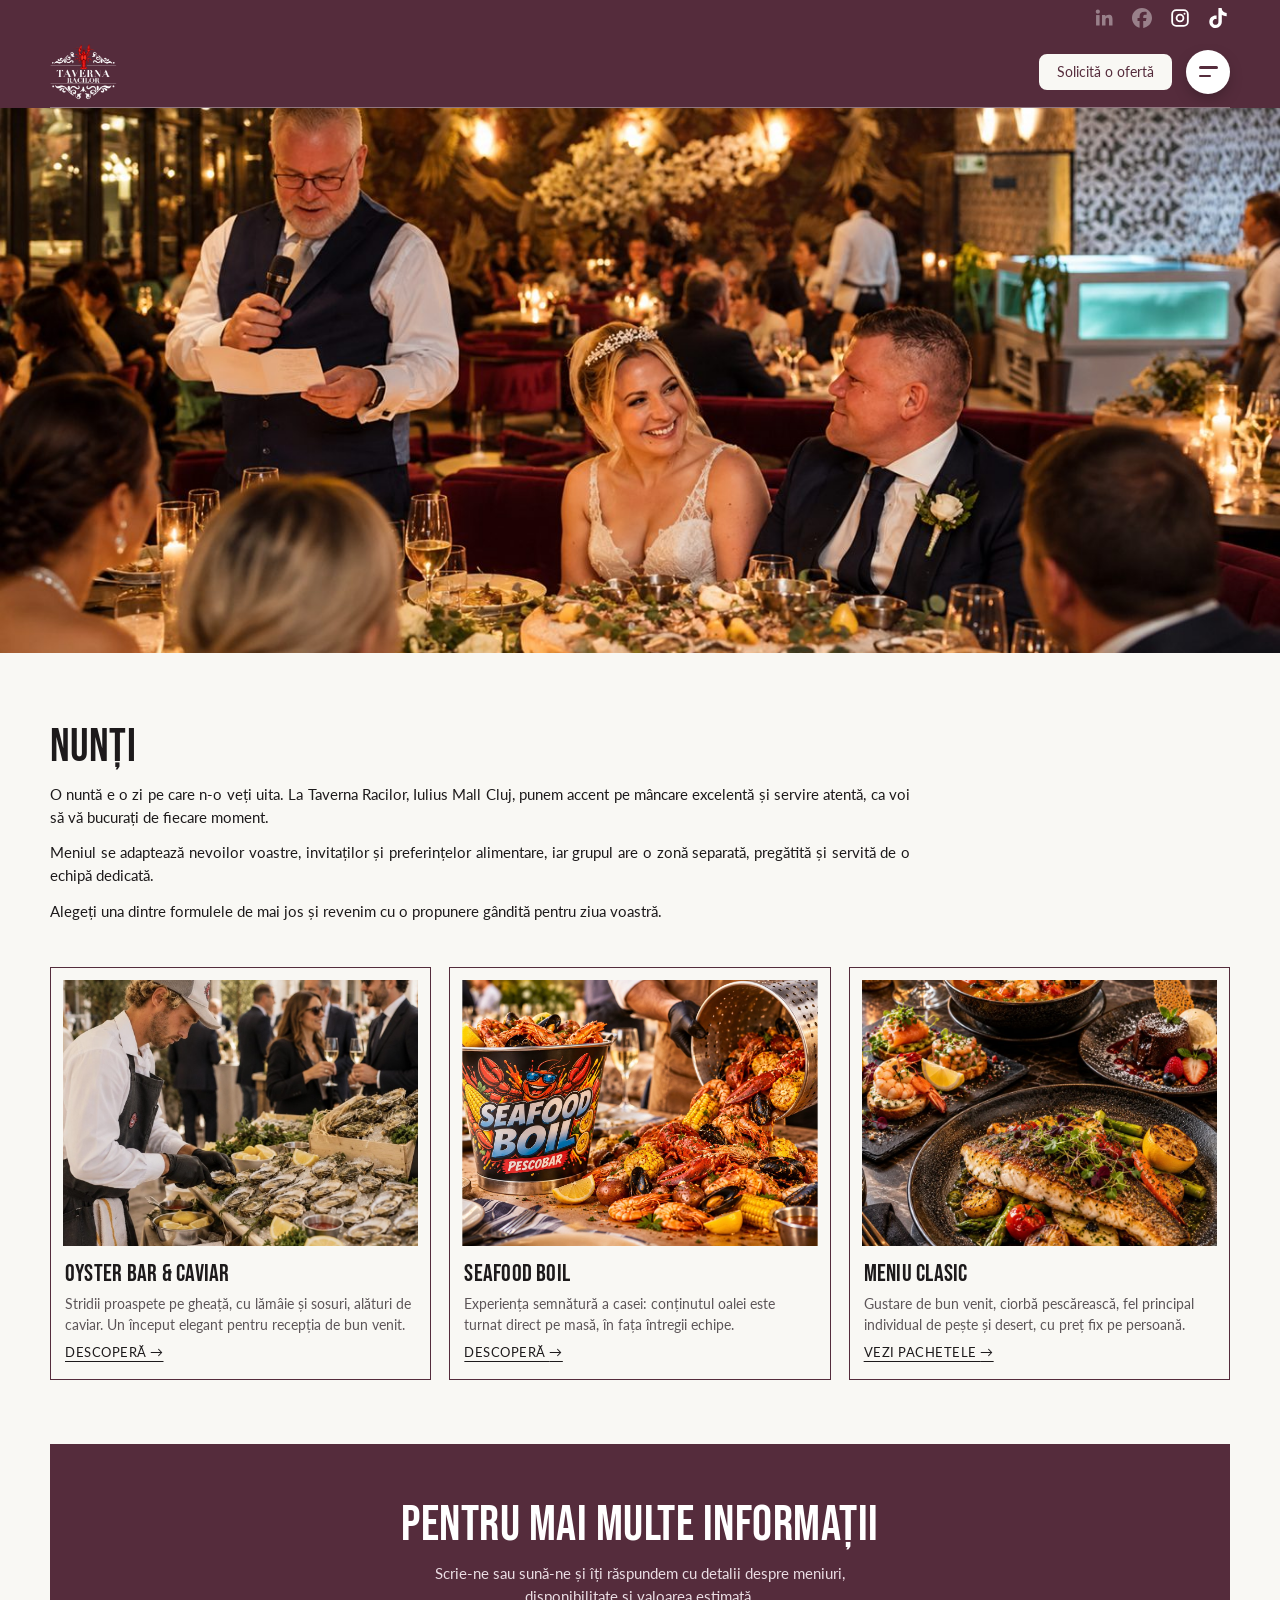
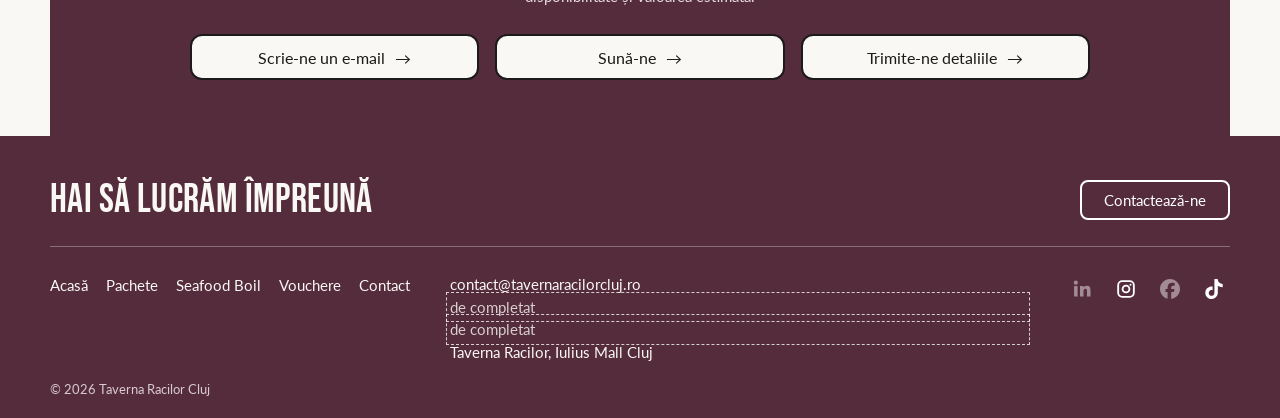
<file: nunti.html>
<!doctype html>
<html lang="ro">
<head>
<meta charset="utf-8">
<meta name="viewport" content="width=device-width, initial-scale=1">
<title>Nunți · Taverna Racilor Cluj</title>
<meta name="description" content="Mâncare excelentă și servire impecabilă pentru o zi de neuitat, la Taverna Racilor Cluj.">
<meta name="theme-color" content="#552C3C">
<meta property="og:title" content="Nunți · Taverna Racilor Cluj">
<meta property="og:description" content="Mâncare excelentă și servire impecabilă pentru o zi de neuitat, la Taverna Racilor Cluj.">
<meta property="og:type" content="website">
<meta property="og:locale" content="ro_RO">
<link rel="icon" href="data:image/svg+xml,%3Csvg xmlns='http://www.w3.org/2000/svg' viewBox='0 0 32 32'%3E%3Crect width='32' height='32' rx='6' fill='%23552C3C'/%3E%3Cpath d='M9 22c0-7 4-12 11-12M23 22c0-5-3-8-7-8' fill='none' stroke='%23A5B788' stroke-width='2.6' stroke-linecap='round'/%3E%3C/svg%3E">
<link rel="preconnect" href="https://fonts.googleapis.com">
<link rel="preconnect" href="https://fonts.gstatic.com" crossorigin>
<link href="https://fonts.googleapis.com/css2?family=Bebas+Neue&family=Lato:wght@400;700&display=swap" rel="stylesheet">

<link rel="stylesheet" href="assets/style.css">
</head>
<body>
<a class="skip" href="#main">Sari la conținut</a>

<header class="top" id="top">
  <div class="hwrap">
    <div class="socials" aria-label="Rețele sociale"><a data-social="linkedin" aria-label="LinkedIn" target="_blank" rel="noopener"><svg viewBox="0 0 24 24" aria-hidden="true"><rect x="2.5" y="8.5" width="4.2" height="12.5"/><circle cx="4.6" cy="4.4" r="2.5"/><path d="M9.6 8.5h4v1.8c.7-1.3 2.200-2.200 4.100-2.200 3.800 0 4.500 2.500 4.500 5.700V21h-4.200v-6.200c0-1.500-.1-3.100-1.900-3.100s-2.300 1.300-2.300 3V21H9.600z"/></svg></a><a data-social="facebook" aria-label="Facebook" target="_blank" rel="noopener"><svg viewBox="0 0 24 24" aria-hidden="true"><path d="M9.101 23.691v-7.98H6.627v-3.667h2.474v-1.58c0-4.085 1.848-5.978 5.858-5.978.401 0 .955.042 1.468.103a8.68 8.68 0 0 1 1.141.195v3.325a8.623 8.623 0 0 0-.653-.036 26.805 26.805 0 0 0-.733-.009c-.707 0-1.259.096-1.675.309a1.686 1.686 0 0 0-.679.622c-.258.42-.374.995-.374 1.752v1.297h3.919l-.386 2.103-.287 1.564h-3.246v8.245C19.396 23.238 24 18.179 24 12.044c0-6.627-5.373-12-12-12s-12 5.373-12 12c0 5.628 3.874 10.35 9.101 11.647Z"/></svg></a><a data-social="instagram" aria-label="Instagram" target="_blank" rel="noopener"><svg viewBox="0 0 24 24" aria-hidden="true"><path d="M7.5 1.500h9A6 6 0 0 1 22.500 7.500v9a6 6 0 0 1-6 6h-9a6 6 0 0 1-6-6v-9a6 6 0 0 1 6-6zm0 2.200a3.800 3.800 0 0 0-3.800 3.800v9a3.800 3.800 0 0 0 3.800 3.800h9a3.800 3.800 0 0 0 3.800-3.800v-9a3.800 3.800 0 0 0-3.800-3.800zM12 6.800a5.200 5.200 0 1 1 0 10.400 5.200 5.200 0 0 1 0-10.400zm0 2.200a3 3 0 1 0 0 6 3 3 0 0 0 0-6zm5.400-3.300a1.200 1.200 0 1 1 0 2.400 1.200 1.200 0 0 1 0-2.400z"/></svg></a><a data-social="tiktok" aria-label="TikTok" target="_blank" rel="noopener"><svg viewBox="0 0 24 24" aria-hidden="true"><path d="M12.525.02c1.31-.02 2.61-.01 3.91-.02.08 1.53.63 3.09 1.75 4.17 1.12 1.11 2.7 1.62 4.24 1.79v4.03c-1.44-.05-2.89-.35-4.2-.97-.57-.26-1.1-.59-1.62-.93-.01 2.92.01 5.84-.02 8.75-.08 1.4-.54 2.79-1.35 3.94-1.31 1.92-3.58 3.17-5.91 3.21-1.43.08-2.86-.31-4.08-1.03-2.02-1.19-3.44-3.37-3.65-5.71-.02-.5-.03-1-.01-1.49.18-1.9 1.12-3.72 2.58-4.96 1.66-1.44 3.98-2.13 6.15-1.72.02 1.48-.04 2.96-.04 4.44-.99-.32-2.15-.23-3.02.37-.63.41-1.11 1.04-1.36 1.75-.21.51-.15 1.07-.14 1.61.24 1.64 1.82 3.02 3.5 2.87 1.12-.01 2.19-.66 2.77-1.61.19-.33.4-.67.41-1.06.1-1.79.06-3.57.07-5.36.01-4.03-.01-8.05.02-12.07z"/></svg></a></div>
    <div class="nav">
      <a class="logo" href="index.html#hero" aria-label="Taverna Racilor Cluj, început de pagină">
        <img src="assets/logo.png" alt="Taverna Racilor Cluj" width="63" height="52" onload="this.nextElementSibling.hidden=true" onerror="this.remove()">
        <span><b>Taverna Racilor</b> <small>Cluj</small></span>
      </a>
      <div class="navr">
        <a class="btn btn-sm" href="index.html#form">Solicită o ofertă</a>
        <button class="burger" id="burger" type="button" aria-label="Meniu" aria-expanded="false" aria-controls="menu"><i></i><i></i></button>
      </div>
    </div>
  </div>
</header>
<div class="menu" id="menu" aria-label="Meniu">
  <div class="wrap">
    <ul>
      <li><a href="index.html#pachete">Pachete</a></li><li><a href="seafood-boil.html">Seafood Boil</a></li><li><a href="index.html#bauturi">Băuturi</a></li><li><a href="index.html#vouchere">Vouchere</a></li><li><a href="index.html#contact">Contact</a></li>
    </ul>
    <a class="btn btn-light" href="index.html#form">Solicită o ofertă</a>
  </div>
</div>

<main id="main">

<figure class="pghero"><img src="assets/event-nunti.jpg" alt="Discurs la masa mirilor într-un restaurant luminat cald" fetchpriority="high"></figure>

<section class="sec" style="padding-bottom:0">
  <div class="wrap">
    <div class="evintro rv">
      <h1 class="pgh1">Nunți</h1>
      <p>O nuntă e o zi pe care n-o veți uita. La Taverna Racilor, Iulius Mall Cluj, punem accent pe mâncare excelentă și servire atentă, ca voi să vă bucurați de fiecare moment.</p>
      <p>Meniul se adaptează nevoilor voastre, invitaților și preferințelor alimentare, iar grupul are o zonă separată, pregătită și servită de o echipă dedicată.</p>
      <p>Alegeți una dintre formulele de mai jos și revenim cu o propunere gândită pentru ziua voastră.</p>
    </div>
    <div class="ocards">
      <a class="ocard" href="oyster-bar.html">
        <figure><img src="assets/oyster-event.jpg" alt="Oyster bar la un eveniment, cu stridii pe gheață" loading="lazy" decoding="async" onerror="this.remove()"></figure>
        <div class="obody"><h3>Oyster Bar &amp; Caviar</h3><p>Stridii proaspete pe gheață, cu lămâie și sosuri, alături de caviar. Un început elegant pentru recepția de bun venit.</p><span class="olink">Descoperă <i>→</i></span></div>
      </a>
      <a class="ocard" href="seafood-boil.html">
        <figure><img src="assets/pkg-boil.jpg" alt="Seafood Boil turnat pe masă" loading="lazy" decoding="async" onerror="this.remove()"></figure>
        <div class="obody"><h3>Seafood Boil</h3><p>Experiența semnătură a casei: conținutul oalei este turnat direct pe masă, în fața întregii echipe.</p><span class="olink">Descoperă <i>→</i></span></div>
      </a>
      <a class="ocard" href="index.html#pachete">
        <figure><img src="assets/pkg-clasic.jpg" alt="Fel principal de pește servit individual" loading="lazy" decoding="async" onerror="this.remove()"></figure>
        <div class="obody"><h3>Meniu clasic</h3><p>Gustare de bun venit, ciorbă pescărească, fel principal individual de pește și desert, cu preț fix pe persoană.</p><span class="olink">Vezi pachetele <i>→</i></span></div>
      </a>
    </div>
    <div class="ready rv">
      <h2>Pentru mai multe informații</h2>
      <p>Scrie-ne sau sună-ne și îți răspundem cu detalii despre meniuri, disponibilitate și valoarea estimată.</p>
      <div class="ready-btns">
        <a class="rbtn" data-link="mail" data-val="email" data-keep href="index.html#form">Scrie-ne un e-mail <i>→</i></a>
        <a class="rbtn" data-link="tel" data-val="phone" data-keep href="index.html#form">Sună-ne <i>→</i></a>
        <a class="rbtn" href="index.html#form">Trimite-ne detaliile <i>→</i></a>
      </div>
    </div>
  </div>
</section>

<section class="on-plum contact" id="contact">
  <div class="wrap">
    <div class="fgrid">
      <div class="fhead"><h2>Hai să lucrăm împreună</h2><a class="btn btn-line" href="index.html#form">Contactează-ne</a></div>
      <div class="fcol">
        <ul class="flinks">
          <li><a href="index.html#hero">Acasă</a></li><li><a href="index.html#pachete">Pachete</a></li><li><a href="seafood-boil.html">Seafood Boil</a></li><li><a href="index.html#vouchere">Vouchere</a></li><li><a href="index.html#form">Contact</a></li>
        </ul>
        <div class="fcontact">
          <a data-link="mail" data-val="email"></a>
          <a data-link="tel" data-val="phone"></a>
          <span class="v" data-val="contactName"></span>
          <a href="https://www.google.com/maps/search/?api=1&query=Taverna+Racilor+Iulius+Mall+Cluj" target="_blank" rel="noopener">Taverna Racilor, Iulius Mall Cluj</a>
        </div>
        <div class="fsoc" aria-label="Rețele sociale"><a data-social="linkedin" aria-label="LinkedIn" target="_blank" rel="noopener"><svg viewBox="0 0 24 24" aria-hidden="true"><rect x="2.5" y="8.5" width="4.2" height="12.5"/><circle cx="4.6" cy="4.4" r="2.5"/><path d="M9.6 8.5h4v1.8c.7-1.3 2.200-2.200 4.100-2.200 3.800 0 4.500 2.500 4.500 5.700V21h-4.200v-6.200c0-1.500-.1-3.100-1.900-3.100s-2.300 1.300-2.300 3V21H9.600z"/></svg></a><a data-social="instagram" aria-label="Instagram" target="_blank" rel="noopener"><svg viewBox="0 0 24 24" aria-hidden="true"><path d="M7.5 1.500h9A6 6 0 0 1 22.500 7.500v9a6 6 0 0 1-6 6h-9a6 6 0 0 1-6-6v-9a6 6 0 0 1 6-6zm0 2.200a3.800 3.800 0 0 0-3.800 3.800v9a3.800 3.800 0 0 0 3.800 3.800h9a3.800 3.800 0 0 0 3.800-3.800v-9a3.800 3.800 0 0 0-3.800-3.800zM12 6.800a5.200 5.200 0 1 1 0 10.400 5.200 5.200 0 0 1 0-10.400zm0 2.200a3 3 0 1 0 0 6 3 3 0 0 0 0-6zm5.400-3.300a1.200 1.200 0 1 1 0 2.400 1.200 1.200 0 0 1 0-2.400z"/></svg></a><a data-social="facebook" aria-label="Facebook" target="_blank" rel="noopener"><svg viewBox="0 0 24 24" aria-hidden="true"><path d="M9.101 23.691v-7.98H6.627v-3.667h2.474v-1.58c0-4.085 1.848-5.978 5.858-5.978.401 0 .955.042 1.468.103a8.68 8.68 0 0 1 1.141.195v3.325a8.623 8.623 0 0 0-.653-.036 26.805 26.805 0 0 0-.733-.009c-.707 0-1.259.096-1.675.309a1.686 1.686 0 0 0-.679.622c-.258.42-.374.995-.374 1.752v1.297h3.919l-.386 2.103-.287 1.564h-3.246v8.245C19.396 23.238 24 18.179 24 12.044c0-6.627-5.373-12-12-12s-12 5.373-12 12c0 5.628 3.874 10.35 9.101 11.647Z"/></svg></a><a data-social="tiktok" aria-label="TikTok" target="_blank" rel="noopener"><svg viewBox="0 0 24 24" aria-hidden="true"><path d="M12.525.02c1.31-.02 2.61-.01 3.91-.02.08 1.53.63 3.09 1.75 4.17 1.12 1.11 2.7 1.62 4.24 1.79v4.03c-1.44-.05-2.89-.35-4.2-.97-.57-.26-1.1-.59-1.62-.93-.01 2.92.01 5.84-.02 8.75-.08 1.4-.54 2.79-1.35 3.94-1.31 1.92-3.58 3.17-5.91 3.21-1.43.08-2.86-.31-4.08-1.03-2.02-1.19-3.44-3.37-3.65-5.71-.02-.5-.03-1-.01-1.49.18-1.9 1.12-3.72 2.58-4.96 1.66-1.44 3.98-2.13 6.15-1.72.02 1.48-.04 2.96-.04 4.44-.99-.32-2.15-.23-3.02.37-.63.41-1.11 1.04-1.36 1.75-.21.51-.15 1.07-.14 1.61.24 1.64 1.82 3.02 3.5 2.87 1.12-.01 2.19-.66 2.77-1.61.19-.33.4-.67.41-1.06.1-1.79.06-3.57.07-5.36.01-4.03-.01-8.05.02-12.07z"/></svg></a></div>
      </div>
    </div>
    <p class="copy">© 2026 Taverna Racilor Cluj</p>
  </div>
</section>
</main>

<script src="assets/config.js"></script>
<script src="assets/site.js"></script>
</body>
</html>
</file>
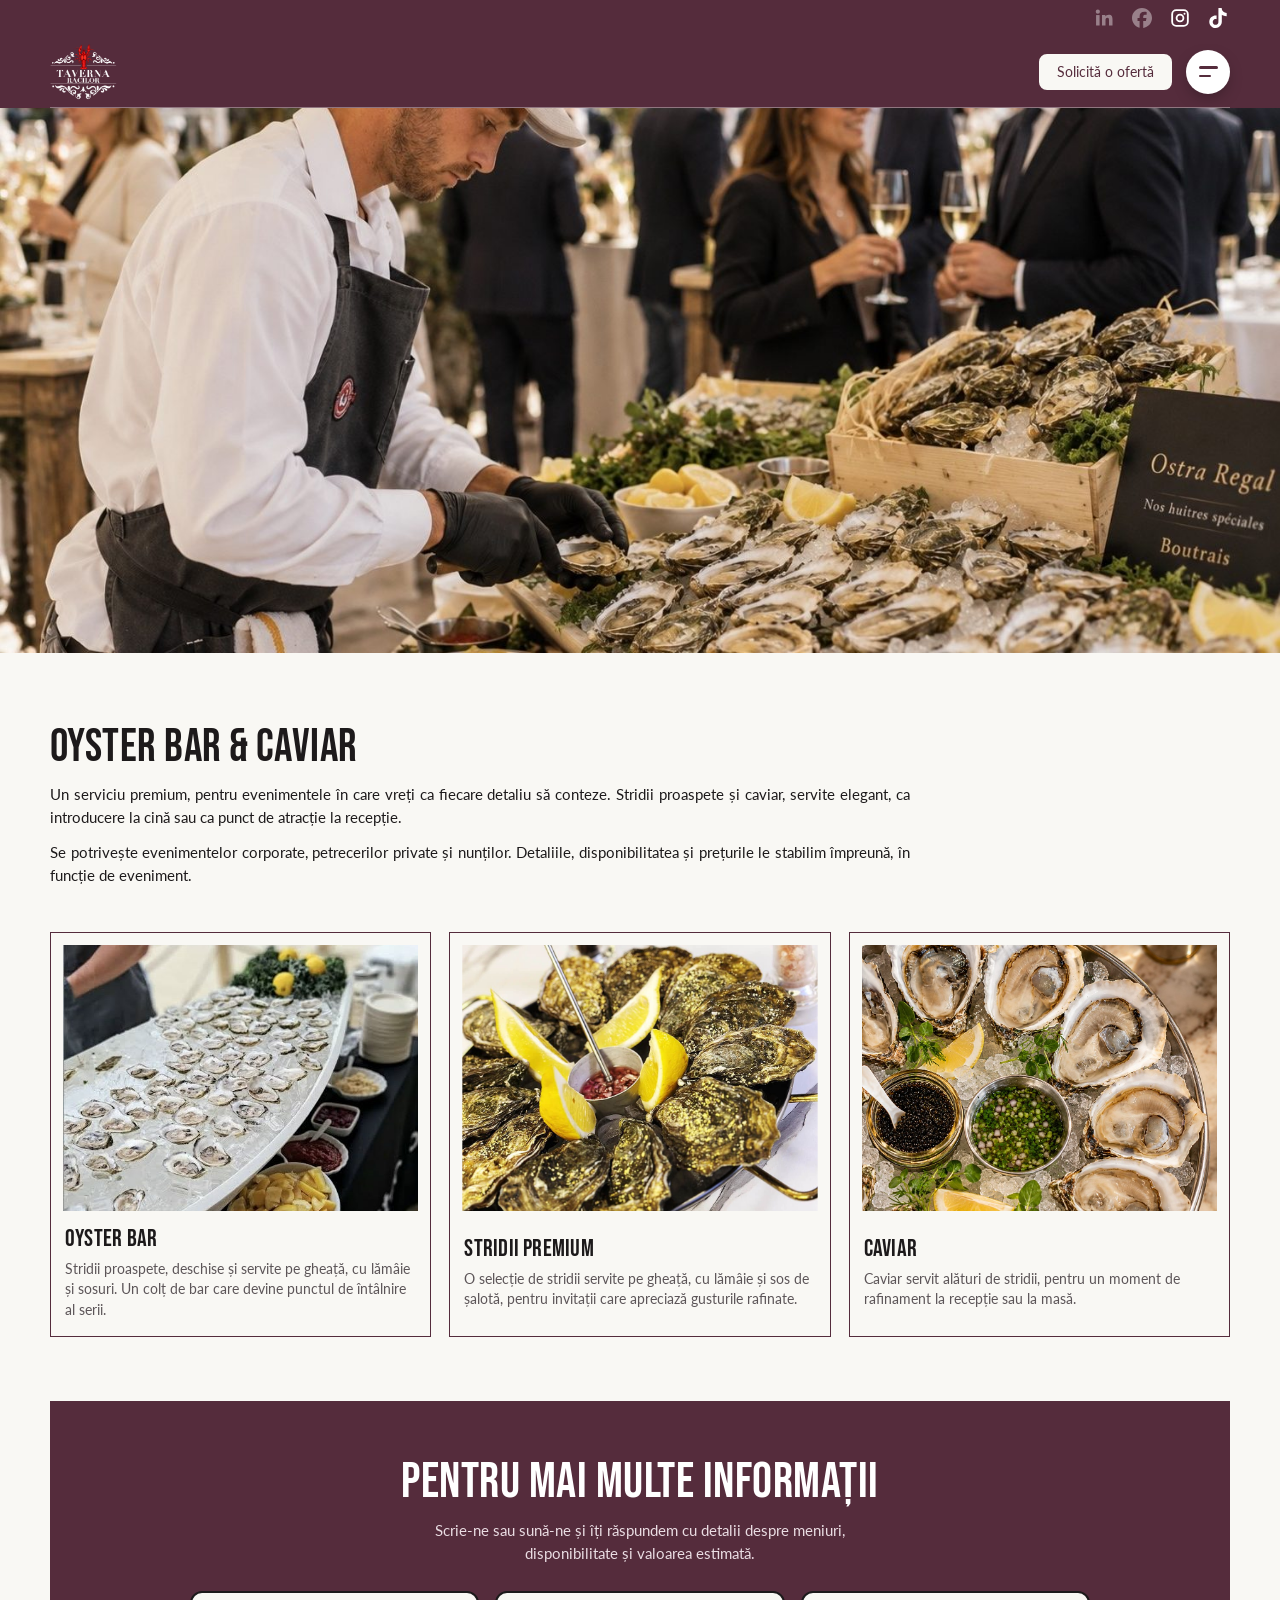
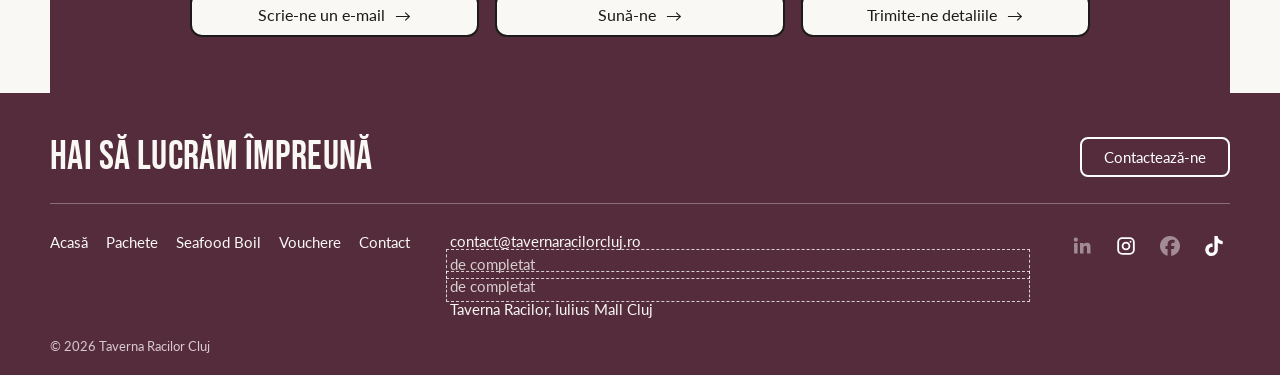
<file: oyster-bar.html>
<!doctype html>
<html lang="ro">
<head>
<meta charset="utf-8">
<meta name="viewport" content="width=device-width, initial-scale=1">
<title>Oyster Bar &amp; Caviar · Taverna Racilor Cluj</title>
<meta name="description" content="Oyster Bar și caviar la evenimentele Taverna Racilor Cluj.">
<meta name="theme-color" content="#552C3C">
<meta property="og:title" content="Oyster Bar &amp; Caviar · Taverna Racilor Cluj">
<meta property="og:description" content="Oyster Bar și caviar la evenimentele Taverna Racilor Cluj.">
<meta property="og:type" content="website">
<meta property="og:locale" content="ro_RO">
<link rel="icon" href="data:image/svg+xml,%3Csvg xmlns='http://www.w3.org/2000/svg' viewBox='0 0 32 32'%3E%3Crect width='32' height='32' rx='6' fill='%23552C3C'/%3E%3Cpath d='M9 22c0-7 4-12 11-12M23 22c0-5-3-8-7-8' fill='none' stroke='%23A5B788' stroke-width='2.6' stroke-linecap='round'/%3E%3C/svg%3E">
<link rel="preconnect" href="https://fonts.googleapis.com">
<link rel="preconnect" href="https://fonts.gstatic.com" crossorigin>
<link href="https://fonts.googleapis.com/css2?family=Bebas+Neue&family=Lato:wght@400;700&display=swap" rel="stylesheet">

<link rel="stylesheet" href="assets/style.css">
</head>
<body>
<a class="skip" href="#main">Sari la conținut</a>

<header class="top" id="top">
  <div class="hwrap">
    <div class="socials" aria-label="Rețele sociale"><a data-social="linkedin" aria-label="LinkedIn" target="_blank" rel="noopener"><svg viewBox="0 0 24 24" aria-hidden="true"><rect x="2.5" y="8.5" width="4.2" height="12.5"/><circle cx="4.6" cy="4.4" r="2.5"/><path d="M9.6 8.5h4v1.8c.7-1.3 2.200-2.200 4.100-2.200 3.800 0 4.500 2.500 4.500 5.700V21h-4.200v-6.200c0-1.500-.1-3.100-1.900-3.100s-2.300 1.300-2.300 3V21H9.600z"/></svg></a><a data-social="facebook" aria-label="Facebook" target="_blank" rel="noopener"><svg viewBox="0 0 24 24" aria-hidden="true"><path d="M9.101 23.691v-7.98H6.627v-3.667h2.474v-1.58c0-4.085 1.848-5.978 5.858-5.978.401 0 .955.042 1.468.103a8.68 8.68 0 0 1 1.141.195v3.325a8.623 8.623 0 0 0-.653-.036 26.805 26.805 0 0 0-.733-.009c-.707 0-1.259.096-1.675.309a1.686 1.686 0 0 0-.679.622c-.258.42-.374.995-.374 1.752v1.297h3.919l-.386 2.103-.287 1.564h-3.246v8.245C19.396 23.238 24 18.179 24 12.044c0-6.627-5.373-12-12-12s-12 5.373-12 12c0 5.628 3.874 10.35 9.101 11.647Z"/></svg></a><a data-social="instagram" aria-label="Instagram" target="_blank" rel="noopener"><svg viewBox="0 0 24 24" aria-hidden="true"><path d="M7.5 1.500h9A6 6 0 0 1 22.500 7.500v9a6 6 0 0 1-6 6h-9a6 6 0 0 1-6-6v-9a6 6 0 0 1 6-6zm0 2.200a3.800 3.800 0 0 0-3.800 3.800v9a3.800 3.800 0 0 0 3.800 3.800h9a3.800 3.800 0 0 0 3.800-3.800v-9a3.800 3.800 0 0 0-3.800-3.800zM12 6.800a5.200 5.200 0 1 1 0 10.400 5.200 5.200 0 0 1 0-10.400zm0 2.200a3 3 0 1 0 0 6 3 3 0 0 0 0-6zm5.400-3.300a1.200 1.200 0 1 1 0 2.400 1.200 1.200 0 0 1 0-2.400z"/></svg></a><a data-social="tiktok" aria-label="TikTok" target="_blank" rel="noopener"><svg viewBox="0 0 24 24" aria-hidden="true"><path d="M12.525.02c1.31-.02 2.61-.01 3.91-.02.08 1.53.63 3.09 1.75 4.17 1.12 1.11 2.7 1.62 4.24 1.79v4.03c-1.44-.05-2.89-.35-4.2-.97-.57-.26-1.1-.59-1.62-.93-.01 2.92.01 5.84-.02 8.75-.08 1.4-.54 2.79-1.35 3.94-1.31 1.92-3.58 3.17-5.91 3.21-1.43.08-2.86-.31-4.08-1.03-2.02-1.19-3.44-3.37-3.65-5.71-.02-.5-.03-1-.01-1.49.18-1.9 1.12-3.72 2.58-4.96 1.66-1.44 3.98-2.13 6.15-1.72.02 1.48-.04 2.96-.04 4.44-.99-.32-2.15-.23-3.02.37-.63.41-1.11 1.04-1.36 1.75-.21.51-.15 1.07-.14 1.61.24 1.64 1.82 3.02 3.5 2.87 1.12-.01 2.19-.66 2.77-1.61.19-.33.4-.67.41-1.06.1-1.79.06-3.57.07-5.36.01-4.03-.01-8.05.02-12.07z"/></svg></a></div>
    <div class="nav">
      <a class="logo" href="index.html#hero" aria-label="Taverna Racilor Cluj, început de pagină">
        <img src="assets/logo.png" alt="Taverna Racilor Cluj" width="63" height="52" onload="this.nextElementSibling.hidden=true" onerror="this.remove()">
        <span><b>Taverna Racilor</b> <small>Cluj</small></span>
      </a>
      <div class="navr">
        <a class="btn btn-sm" href="index.html#form">Solicită o ofertă</a>
        <button class="burger" id="burger" type="button" aria-label="Meniu" aria-expanded="false" aria-controls="menu"><i></i><i></i></button>
      </div>
    </div>
  </div>
</header>
<div class="menu" id="menu" aria-label="Meniu">
  <div class="wrap">
    <ul>
      <li><a href="index.html#pachete">Pachete</a></li><li><a href="seafood-boil.html">Seafood Boil</a></li><li><a href="index.html#bauturi">Băuturi</a></li><li><a href="index.html#vouchere">Vouchere</a></li><li><a href="index.html#contact">Contact</a></li>
    </ul>
    <a class="btn btn-light" href="index.html#form">Solicită o ofertă</a>
  </div>
</div>

<main id="main">

<figure class="pghero"><img src="assets/oyster-event.jpg" alt="Oyster bar la un eveniment elegant" fetchpriority="high"></figure>

<section class="sec" style="padding-bottom:0">
  <div class="wrap">
    <div class="evintro rv">
      <h1 class="pgh1">Oyster Bar &amp; Caviar</h1>
      <p>Un serviciu premium, pentru evenimentele în care vreți ca fiecare detaliu să conteze. Stridii proaspete și caviar, servite elegant, ca introducere la cină sau ca punct de atracție la recepție.</p>
      <p>Se potrivește evenimentelor corporate, petrecerilor private și nunților. Detaliile, disponibilitatea și prețurile le stabilim împreună, în funcție de eveniment.</p>
    </div>
    <div class="ocards">
      <div class="ocard">
        <figure><img src="assets/oyster-bar-curved.jpg" alt="Bar curbat cu stridii pe gheață" loading="lazy" decoding="async" onerror="this.remove()"></figure>
        <div class="obody"><h3>Oyster Bar</h3><p>Stridii proaspete, deschise și servite pe gheață, cu lămâie și sosuri. Un colț de bar care devine punctul de întâlnire al serii.</p></div>
      </div>
      <div class="ocard">
        <figure><img src="assets/oyster-premium.jpg" alt="Stridii premium servite pe gheață, cu lămâie și sos de șalotă" loading="lazy" decoding="async" onerror="this.remove()"></figure>
        <div class="obody"><h3>Stridii premium</h3><p>O selecție de stridii servite pe gheață, cu lămâie și sos de șalotă, pentru invitații care apreciază gusturile rafinate.</p></div>
      </div>
      <div class="ocard">
        <figure><img src="assets/oyster-caviar.jpg" alt="Platou cu stridii, caviar și sos mignonette" loading="lazy" decoding="async" onerror="this.remove()"></figure>
        <div class="obody"><h3>Caviar</h3><p>Caviar servit alături de stridii, pentru un moment de rafinament la recepție sau la masă.</p></div>
      </div>
    </div>
    <div class="ready rv">
      <h2>Pentru mai multe informații</h2>
      <p>Scrie-ne sau sună-ne și îți răspundem cu detalii despre meniuri, disponibilitate și valoarea estimată.</p>
      <div class="ready-btns">
        <a class="rbtn" data-link="mail" data-val="email" data-keep href="index.html#form">Scrie-ne un e-mail <i>→</i></a>
        <a class="rbtn" data-link="tel" data-val="phone" data-keep href="index.html#form">Sună-ne <i>→</i></a>
        <a class="rbtn" href="index.html#form">Trimite-ne detaliile <i>→</i></a>
      </div>
    </div>
  </div>
</section>

<section class="on-plum contact" id="contact">
  <div class="wrap">
    <div class="fgrid">
      <div class="fhead"><h2>Hai să lucrăm împreună</h2><a class="btn btn-line" href="index.html#form">Contactează-ne</a></div>
      <div class="fcol">
        <ul class="flinks">
          <li><a href="index.html#hero">Acasă</a></li><li><a href="index.html#pachete">Pachete</a></li><li><a href="seafood-boil.html">Seafood Boil</a></li><li><a href="index.html#vouchere">Vouchere</a></li><li><a href="index.html#form">Contact</a></li>
        </ul>
        <div class="fcontact">
          <a data-link="mail" data-val="email"></a>
          <a data-link="tel" data-val="phone"></a>
          <span class="v" data-val="contactName"></span>
          <a href="https://www.google.com/maps/search/?api=1&query=Taverna+Racilor+Iulius+Mall+Cluj" target="_blank" rel="noopener">Taverna Racilor, Iulius Mall Cluj</a>
        </div>
        <div class="fsoc" aria-label="Rețele sociale"><a data-social="linkedin" aria-label="LinkedIn" target="_blank" rel="noopener"><svg viewBox="0 0 24 24" aria-hidden="true"><rect x="2.5" y="8.5" width="4.2" height="12.5"/><circle cx="4.6" cy="4.4" r="2.5"/><path d="M9.6 8.5h4v1.8c.7-1.3 2.200-2.200 4.100-2.200 3.800 0 4.500 2.500 4.500 5.700V21h-4.200v-6.200c0-1.500-.1-3.100-1.900-3.100s-2.300 1.300-2.300 3V21H9.600z"/></svg></a><a data-social="instagram" aria-label="Instagram" target="_blank" rel="noopener"><svg viewBox="0 0 24 24" aria-hidden="true"><path d="M7.5 1.500h9A6 6 0 0 1 22.500 7.500v9a6 6 0 0 1-6 6h-9a6 6 0 0 1-6-6v-9a6 6 0 0 1 6-6zm0 2.200a3.800 3.800 0 0 0-3.800 3.800v9a3.800 3.800 0 0 0 3.800 3.800h9a3.800 3.800 0 0 0 3.800-3.800v-9a3.800 3.800 0 0 0-3.800-3.800zM12 6.800a5.200 5.200 0 1 1 0 10.400 5.200 5.200 0 0 1 0-10.400zm0 2.200a3 3 0 1 0 0 6 3 3 0 0 0 0-6zm5.400-3.300a1.200 1.200 0 1 1 0 2.400 1.200 1.200 0 0 1 0-2.400z"/></svg></a><a data-social="facebook" aria-label="Facebook" target="_blank" rel="noopener"><svg viewBox="0 0 24 24" aria-hidden="true"><path d="M9.101 23.691v-7.98H6.627v-3.667h2.474v-1.58c0-4.085 1.848-5.978 5.858-5.978.401 0 .955.042 1.468.103a8.68 8.68 0 0 1 1.141.195v3.325a8.623 8.623 0 0 0-.653-.036 26.805 26.805 0 0 0-.733-.009c-.707 0-1.259.096-1.675.309a1.686 1.686 0 0 0-.679.622c-.258.42-.374.995-.374 1.752v1.297h3.919l-.386 2.103-.287 1.564h-3.246v8.245C19.396 23.238 24 18.179 24 12.044c0-6.627-5.373-12-12-12s-12 5.373-12 12c0 5.628 3.874 10.35 9.101 11.647Z"/></svg></a><a data-social="tiktok" aria-label="TikTok" target="_blank" rel="noopener"><svg viewBox="0 0 24 24" aria-hidden="true"><path d="M12.525.02c1.31-.02 2.61-.01 3.91-.02.08 1.53.63 3.09 1.75 4.17 1.12 1.11 2.7 1.62 4.24 1.79v4.03c-1.44-.05-2.89-.35-4.2-.97-.57-.26-1.1-.59-1.62-.93-.01 2.92.01 5.84-.02 8.75-.08 1.4-.54 2.79-1.35 3.94-1.31 1.92-3.58 3.17-5.91 3.21-1.43.08-2.86-.31-4.08-1.03-2.02-1.19-3.44-3.37-3.65-5.71-.02-.5-.03-1-.01-1.49.18-1.9 1.12-3.72 2.58-4.96 1.66-1.44 3.98-2.13 6.15-1.72.02 1.48-.04 2.96-.04 4.44-.99-.32-2.15-.23-3.02.37-.63.41-1.11 1.04-1.36 1.75-.21.51-.15 1.07-.14 1.61.24 1.64 1.82 3.02 3.5 2.87 1.12-.01 2.19-.66 2.77-1.61.19-.33.4-.67.41-1.06.1-1.79.06-3.57.07-5.36.01-4.03-.01-8.05.02-12.07z"/></svg></a></div>
      </div>
    </div>
    <p class="copy">© 2026 Taverna Racilor Cluj</p>
  </div>
</section>
</main>

<script src="assets/config.js"></script>
<script src="assets/site.js"></script>
</body>
</html>
</file>
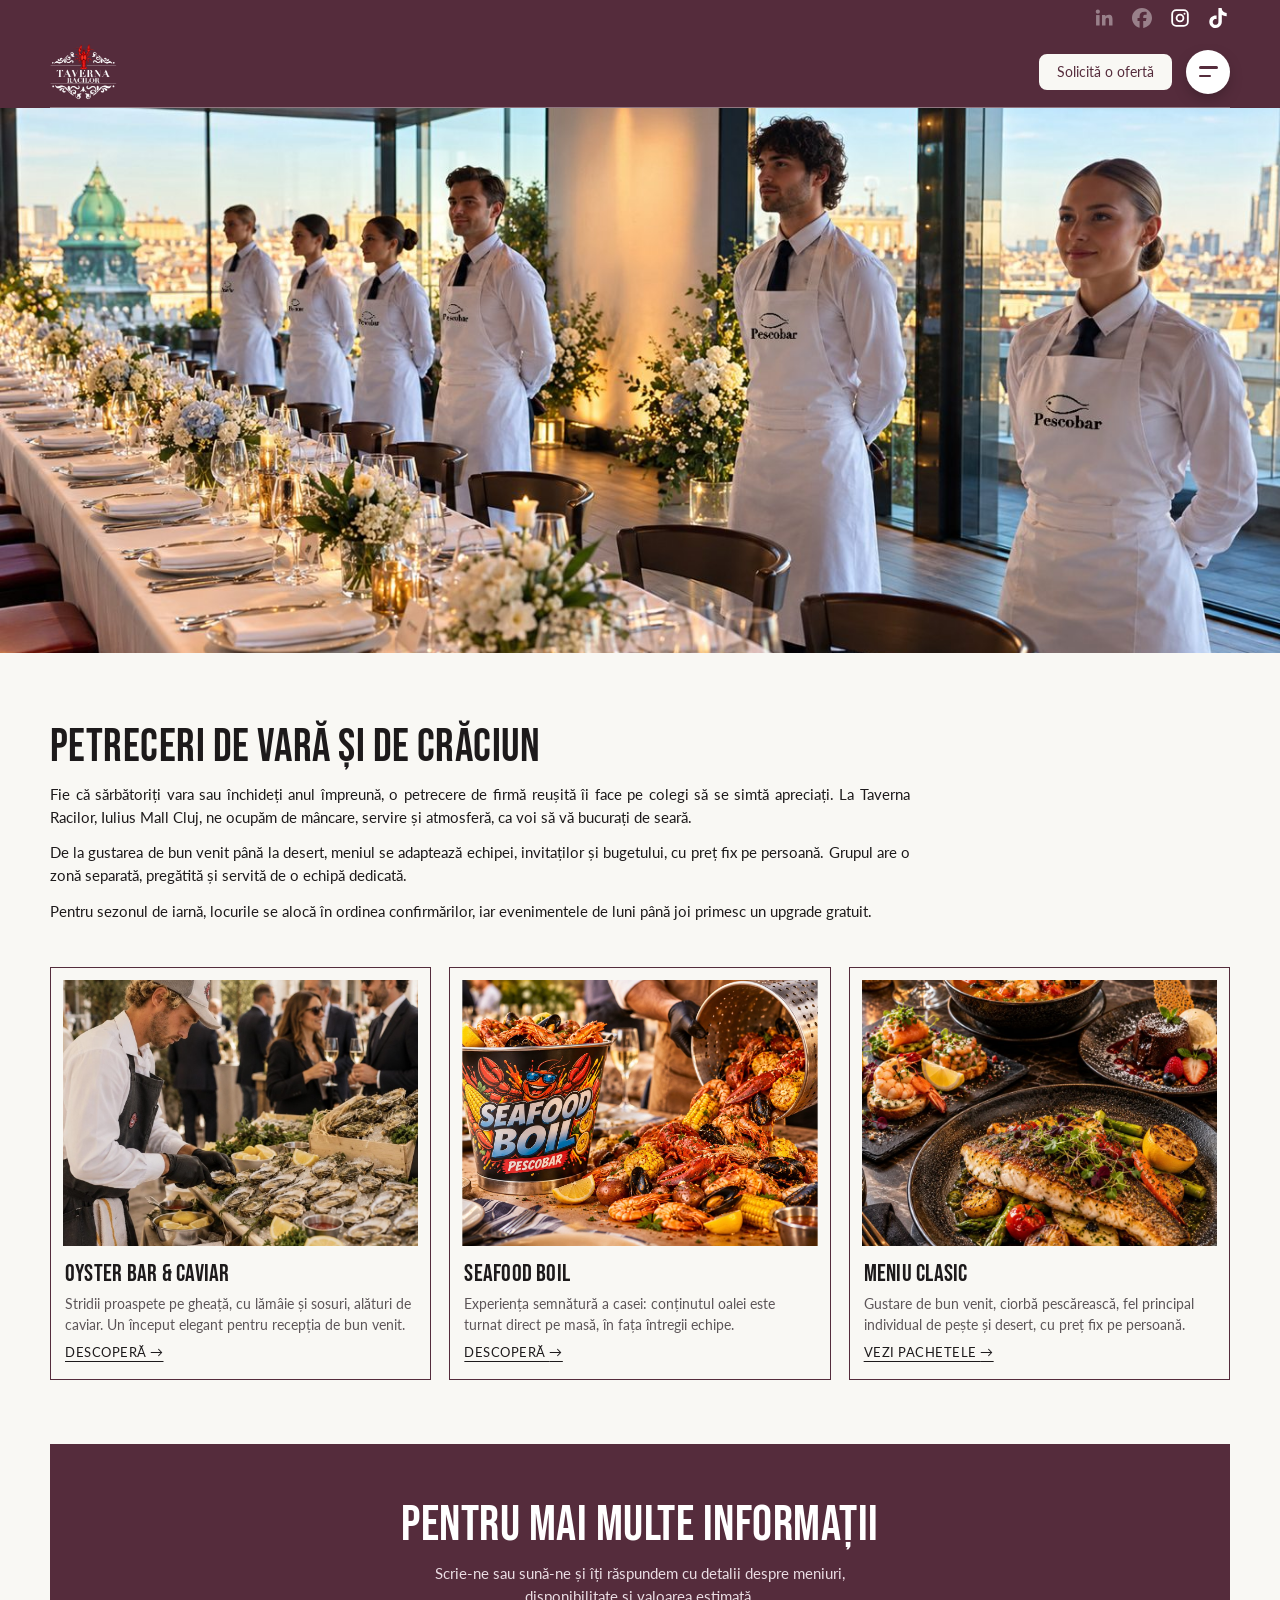
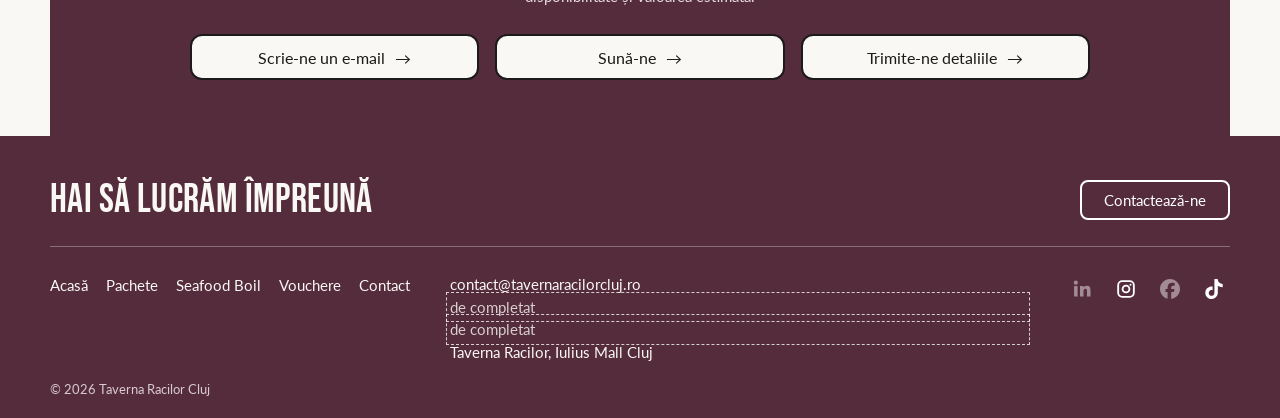
<file: petreceri.html>
<!doctype html>
<html lang="ro">
<head>
<meta charset="utf-8">
<meta name="viewport" content="width=device-width, initial-scale=1">
<title>Petreceri de vară și de Crăciun · Taverna Racilor Cluj</title>
<meta name="description" content="Petreceri de vară și cine de Crăciun pentru echipe, la Taverna Racilor Cluj.">
<meta name="theme-color" content="#552C3C">
<meta property="og:title" content="Petreceri de vară și de Crăciun · Taverna Racilor Cluj">
<meta property="og:description" content="Petreceri de vară și cine de Crăciun pentru echipe, la Taverna Racilor Cluj.">
<meta property="og:type" content="website">
<meta property="og:locale" content="ro_RO">
<link rel="icon" href="data:image/svg+xml,%3Csvg xmlns='http://www.w3.org/2000/svg' viewBox='0 0 32 32'%3E%3Crect width='32' height='32' rx='6' fill='%23552C3C'/%3E%3Cpath d='M9 22c0-7 4-12 11-12M23 22c0-5-3-8-7-8' fill='none' stroke='%23A5B788' stroke-width='2.6' stroke-linecap='round'/%3E%3C/svg%3E">
<link rel="preconnect" href="https://fonts.googleapis.com">
<link rel="preconnect" href="https://fonts.gstatic.com" crossorigin>
<link href="https://fonts.googleapis.com/css2?family=Bebas+Neue&family=Lato:wght@400;700&display=swap" rel="stylesheet">

<link rel="stylesheet" href="assets/style.css">
</head>
<body>
<a class="skip" href="#main">Sari la conținut</a>

<header class="top" id="top">
  <div class="hwrap">
    <div class="socials" aria-label="Rețele sociale"><a data-social="linkedin" aria-label="LinkedIn" target="_blank" rel="noopener"><svg viewBox="0 0 24 24" aria-hidden="true"><rect x="2.5" y="8.5" width="4.2" height="12.5"/><circle cx="4.6" cy="4.4" r="2.5"/><path d="M9.6 8.5h4v1.8c.7-1.3 2.200-2.200 4.100-2.200 3.800 0 4.500 2.500 4.500 5.700V21h-4.200v-6.200c0-1.500-.1-3.100-1.900-3.100s-2.300 1.300-2.300 3V21H9.600z"/></svg></a><a data-social="facebook" aria-label="Facebook" target="_blank" rel="noopener"><svg viewBox="0 0 24 24" aria-hidden="true"><path d="M9.101 23.691v-7.98H6.627v-3.667h2.474v-1.58c0-4.085 1.848-5.978 5.858-5.978.401 0 .955.042 1.468.103a8.68 8.68 0 0 1 1.141.195v3.325a8.623 8.623 0 0 0-.653-.036 26.805 26.805 0 0 0-.733-.009c-.707 0-1.259.096-1.675.309a1.686 1.686 0 0 0-.679.622c-.258.42-.374.995-.374 1.752v1.297h3.919l-.386 2.103-.287 1.564h-3.246v8.245C19.396 23.238 24 18.179 24 12.044c0-6.627-5.373-12-12-12s-12 5.373-12 12c0 5.628 3.874 10.35 9.101 11.647Z"/></svg></a><a data-social="instagram" aria-label="Instagram" target="_blank" rel="noopener"><svg viewBox="0 0 24 24" aria-hidden="true"><path d="M7.5 1.500h9A6 6 0 0 1 22.500 7.500v9a6 6 0 0 1-6 6h-9a6 6 0 0 1-6-6v-9a6 6 0 0 1 6-6zm0 2.200a3.800 3.800 0 0 0-3.800 3.800v9a3.800 3.800 0 0 0 3.800 3.800h9a3.800 3.800 0 0 0 3.800-3.800v-9a3.800 3.800 0 0 0-3.800-3.800zM12 6.800a5.200 5.200 0 1 1 0 10.400 5.200 5.200 0 0 1 0-10.400zm0 2.200a3 3 0 1 0 0 6 3 3 0 0 0 0-6zm5.400-3.300a1.200 1.200 0 1 1 0 2.400 1.200 1.200 0 0 1 0-2.400z"/></svg></a><a data-social="tiktok" aria-label="TikTok" target="_blank" rel="noopener"><svg viewBox="0 0 24 24" aria-hidden="true"><path d="M12.525.02c1.31-.02 2.61-.01 3.91-.02.08 1.53.63 3.09 1.75 4.17 1.12 1.11 2.7 1.62 4.24 1.79v4.03c-1.44-.05-2.89-.35-4.2-.97-.57-.26-1.1-.59-1.62-.93-.01 2.92.01 5.84-.02 8.75-.08 1.4-.54 2.79-1.35 3.94-1.31 1.92-3.58 3.17-5.91 3.21-1.43.08-2.86-.31-4.08-1.03-2.02-1.19-3.44-3.37-3.65-5.71-.02-.5-.03-1-.01-1.49.18-1.9 1.12-3.72 2.58-4.96 1.66-1.44 3.98-2.13 6.15-1.72.02 1.48-.04 2.96-.04 4.44-.99-.32-2.15-.23-3.02.37-.63.41-1.11 1.04-1.36 1.75-.21.51-.15 1.07-.14 1.61.24 1.64 1.82 3.02 3.5 2.87 1.12-.01 2.19-.66 2.77-1.61.19-.33.4-.67.41-1.06.1-1.79.06-3.57.07-5.36.01-4.03-.01-8.05.02-12.07z"/></svg></a></div>
    <div class="nav">
      <a class="logo" href="index.html#hero" aria-label="Taverna Racilor Cluj, început de pagină">
        <img src="assets/logo.png" alt="Taverna Racilor Cluj" width="63" height="52" onload="this.nextElementSibling.hidden=true" onerror="this.remove()">
        <span><b>Taverna Racilor</b> <small>Cluj</small></span>
      </a>
      <div class="navr">
        <a class="btn btn-sm" href="index.html#form">Solicită o ofertă</a>
        <button class="burger" id="burger" type="button" aria-label="Meniu" aria-expanded="false" aria-controls="menu"><i></i><i></i></button>
      </div>
    </div>
  </div>
</header>
<div class="menu" id="menu" aria-label="Meniu">
  <div class="wrap">
    <ul>
      <li><a href="index.html#pachete">Pachete</a></li><li><a href="seafood-boil.html">Seafood Boil</a></li><li><a href="index.html#bauturi">Băuturi</a></li><li><a href="index.html#vouchere">Vouchere</a></li><li><a href="index.html#contact">Contact</a></li>
    </ul>
    <a class="btn btn-light" href="index.html#form">Solicită o ofertă</a>
  </div>
</div>

<main id="main">

<figure class="pghero"><img src="assets/event-private.jpg" alt="Echipă la o petrecere elegantă" fetchpriority="high"></figure>

<section class="sec" style="padding-bottom:0">
  <div class="wrap">
    <div class="evintro rv">
      <h1 class="pgh1">Petreceri de vară și de Crăciun</h1>
      <p>Fie că sărbătoriți vara sau închideți anul împreună, o petrecere de firmă reușită îi face pe colegi să se simtă apreciați. La Taverna Racilor, Iulius Mall Cluj, ne ocupăm de mâncare, servire și atmosferă, ca voi să vă bucurați de seară.</p>
      <p>De la gustarea de bun venit până la desert, meniul se adaptează echipei, invitaților și bugetului, cu preț fix pe persoană. Grupul are o zonă separată, pregătită și servită de o echipă dedicată.</p>
      <p>Pentru sezonul de iarnă, locurile se alocă în ordinea confirmărilor, iar evenimentele de luni până joi primesc un upgrade gratuit.</p>
    </div>
    <div class="ocards">
      <a class="ocard" href="oyster-bar.html">
        <figure><img src="assets/oyster-event.jpg" alt="Oyster bar la un eveniment, cu stridii pe gheață" loading="lazy" decoding="async" onerror="this.remove()"></figure>
        <div class="obody"><h3>Oyster Bar &amp; Caviar</h3><p>Stridii proaspete pe gheață, cu lămâie și sosuri, alături de caviar. Un început elegant pentru recepția de bun venit.</p><span class="olink">Descoperă <i>→</i></span></div>
      </a>
      <a class="ocard" href="seafood-boil.html">
        <figure><img src="assets/pkg-boil.jpg" alt="Seafood Boil turnat pe masă" loading="lazy" decoding="async" onerror="this.remove()"></figure>
        <div class="obody"><h3>Seafood Boil</h3><p>Experiența semnătură a casei: conținutul oalei este turnat direct pe masă, în fața întregii echipe.</p><span class="olink">Descoperă <i>→</i></span></div>
      </a>
      <a class="ocard" href="index.html#pachete">
        <figure><img src="assets/pkg-clasic.jpg" alt="Fel principal de pește servit individual" loading="lazy" decoding="async" onerror="this.remove()"></figure>
        <div class="obody"><h3>Meniu clasic</h3><p>Gustare de bun venit, ciorbă pescărească, fel principal individual de pește și desert, cu preț fix pe persoană.</p><span class="olink">Vezi pachetele <i>→</i></span></div>
      </a>
    </div>
    <div class="ready rv">
      <h2>Pentru mai multe informații</h2>
      <p>Scrie-ne sau sună-ne și îți răspundem cu detalii despre meniuri, disponibilitate și valoarea estimată.</p>
      <div class="ready-btns">
        <a class="rbtn" data-link="mail" data-val="email" data-keep href="index.html#form">Scrie-ne un e-mail <i>→</i></a>
        <a class="rbtn" data-link="tel" data-val="phone" data-keep href="index.html#form">Sună-ne <i>→</i></a>
        <a class="rbtn" href="index.html#form">Trimite-ne detaliile <i>→</i></a>
      </div>
    </div>
  </div>
</section>

<section class="on-plum contact" id="contact">
  <div class="wrap">
    <div class="fgrid">
      <div class="fhead"><h2>Hai să lucrăm împreună</h2><a class="btn btn-line" href="index.html#form">Contactează-ne</a></div>
      <div class="fcol">
        <ul class="flinks">
          <li><a href="index.html#hero">Acasă</a></li><li><a href="index.html#pachete">Pachete</a></li><li><a href="seafood-boil.html">Seafood Boil</a></li><li><a href="index.html#vouchere">Vouchere</a></li><li><a href="index.html#form">Contact</a></li>
        </ul>
        <div class="fcontact">
          <a data-link="mail" data-val="email"></a>
          <a data-link="tel" data-val="phone"></a>
          <span class="v" data-val="contactName"></span>
          <a href="https://www.google.com/maps/search/?api=1&query=Taverna+Racilor+Iulius+Mall+Cluj" target="_blank" rel="noopener">Taverna Racilor, Iulius Mall Cluj</a>
        </div>
        <div class="fsoc" aria-label="Rețele sociale"><a data-social="linkedin" aria-label="LinkedIn" target="_blank" rel="noopener"><svg viewBox="0 0 24 24" aria-hidden="true"><rect x="2.5" y="8.5" width="4.2" height="12.5"/><circle cx="4.6" cy="4.4" r="2.5"/><path d="M9.6 8.5h4v1.8c.7-1.3 2.200-2.200 4.100-2.200 3.800 0 4.500 2.500 4.500 5.700V21h-4.200v-6.200c0-1.500-.1-3.100-1.900-3.100s-2.300 1.300-2.300 3V21H9.600z"/></svg></a><a data-social="instagram" aria-label="Instagram" target="_blank" rel="noopener"><svg viewBox="0 0 24 24" aria-hidden="true"><path d="M7.5 1.500h9A6 6 0 0 1 22.500 7.500v9a6 6 0 0 1-6 6h-9a6 6 0 0 1-6-6v-9a6 6 0 0 1 6-6zm0 2.200a3.800 3.800 0 0 0-3.800 3.800v9a3.800 3.800 0 0 0 3.800 3.800h9a3.800 3.800 0 0 0 3.800-3.800v-9a3.800 3.800 0 0 0-3.800-3.800zM12 6.800a5.200 5.200 0 1 1 0 10.400 5.200 5.200 0 0 1 0-10.400zm0 2.200a3 3 0 1 0 0 6 3 3 0 0 0 0-6zm5.400-3.300a1.200 1.200 0 1 1 0 2.400 1.200 1.200 0 0 1 0-2.400z"/></svg></a><a data-social="facebook" aria-label="Facebook" target="_blank" rel="noopener"><svg viewBox="0 0 24 24" aria-hidden="true"><path d="M9.101 23.691v-7.98H6.627v-3.667h2.474v-1.58c0-4.085 1.848-5.978 5.858-5.978.401 0 .955.042 1.468.103a8.68 8.68 0 0 1 1.141.195v3.325a8.623 8.623 0 0 0-.653-.036 26.805 26.805 0 0 0-.733-.009c-.707 0-1.259.096-1.675.309a1.686 1.686 0 0 0-.679.622c-.258.42-.374.995-.374 1.752v1.297h3.919l-.386 2.103-.287 1.564h-3.246v8.245C19.396 23.238 24 18.179 24 12.044c0-6.627-5.373-12-12-12s-12 5.373-12 12c0 5.628 3.874 10.35 9.101 11.647Z"/></svg></a><a data-social="tiktok" aria-label="TikTok" target="_blank" rel="noopener"><svg viewBox="0 0 24 24" aria-hidden="true"><path d="M12.525.02c1.31-.02 2.61-.01 3.91-.02.08 1.53.63 3.09 1.75 4.17 1.12 1.11 2.7 1.62 4.24 1.79v4.03c-1.44-.05-2.89-.35-4.2-.97-.57-.26-1.1-.59-1.62-.93-.01 2.92.01 5.84-.02 8.75-.08 1.4-.54 2.79-1.35 3.94-1.31 1.92-3.58 3.17-5.91 3.21-1.43.08-2.86-.31-4.08-1.03-2.02-1.19-3.44-3.37-3.65-5.71-.02-.5-.03-1-.01-1.49.18-1.9 1.12-3.72 2.58-4.96 1.66-1.44 3.98-2.13 6.15-1.72.02 1.48-.04 2.96-.04 4.44-.99-.32-2.15-.23-3.02.37-.63.41-1.11 1.04-1.36 1.75-.21.51-.15 1.07-.14 1.61.24 1.64 1.82 3.02 3.5 2.87 1.12-.01 2.19-.66 2.77-1.61.19-.33.4-.67.41-1.06.1-1.79.06-3.57.07-5.36.01-4.03-.01-8.05.02-12.07z"/></svg></a></div>
      </div>
    </div>
    <p class="copy">© 2026 Taverna Racilor Cluj</p>
  </div>
</section>
</main>

<script src="assets/config.js"></script>
<script src="assets/site.js"></script>
</body>
</html>
</file>
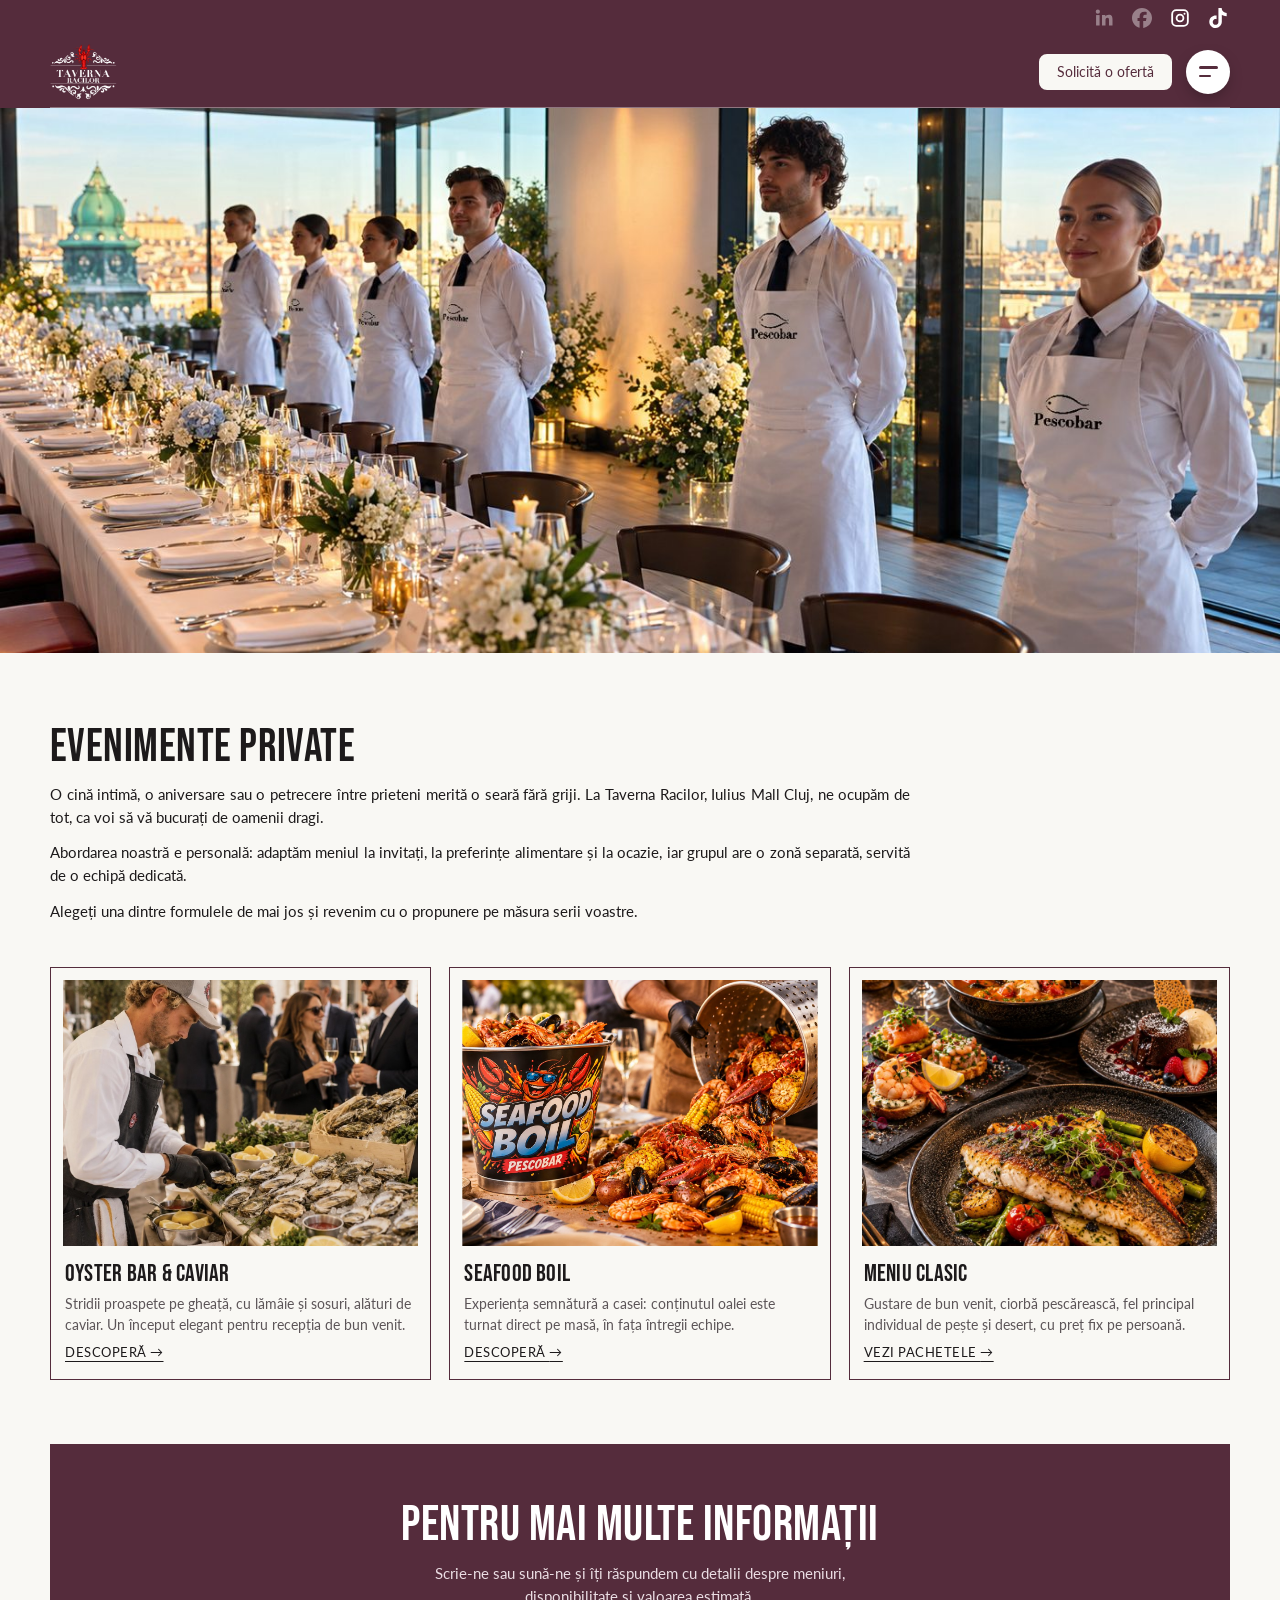
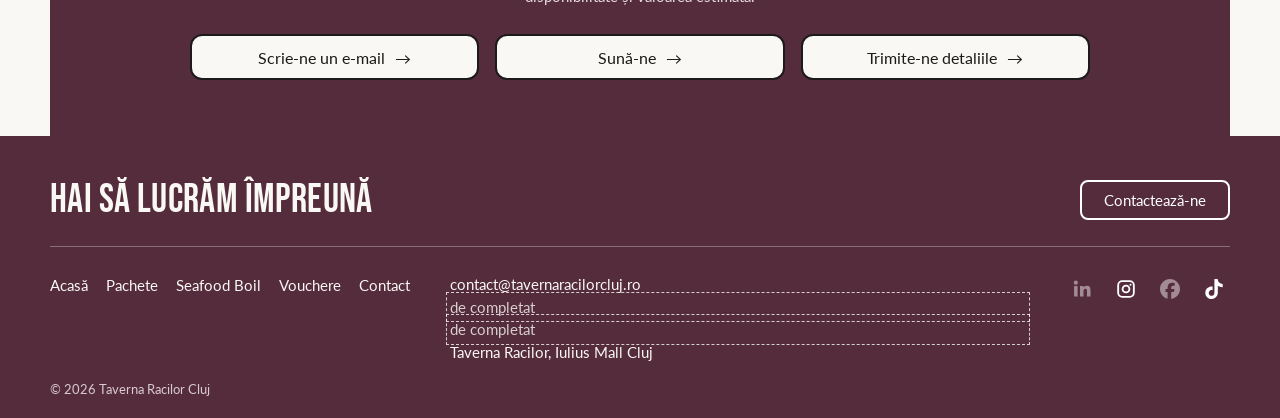
<file: private.html>
<!doctype html>
<html lang="ro">
<head>
<meta charset="utf-8">
<meta name="viewport" content="width=device-width, initial-scale=1">
<title>Private · Taverna Racilor Cluj</title>
<meta name="description" content="Cine intime, petreceri și aniversări la Taverna Racilor Cluj, în zona dedicată grupurilor.">
<meta name="theme-color" content="#552C3C">
<meta property="og:title" content="Private · Taverna Racilor Cluj">
<meta property="og:description" content="Cine intime, petreceri și aniversări la Taverna Racilor Cluj, în zona dedicată grupurilor.">
<meta property="og:type" content="website">
<meta property="og:locale" content="ro_RO">
<link rel="icon" href="data:image/svg+xml,%3Csvg xmlns='http://www.w3.org/2000/svg' viewBox='0 0 32 32'%3E%3Crect width='32' height='32' rx='6' fill='%23552C3C'/%3E%3Cpath d='M9 22c0-7 4-12 11-12M23 22c0-5-3-8-7-8' fill='none' stroke='%23A5B788' stroke-width='2.6' stroke-linecap='round'/%3E%3C/svg%3E">
<link rel="preconnect" href="https://fonts.googleapis.com">
<link rel="preconnect" href="https://fonts.gstatic.com" crossorigin>
<link href="https://fonts.googleapis.com/css2?family=Bebas+Neue&family=Lato:wght@400;700&display=swap" rel="stylesheet">

<link rel="stylesheet" href="assets/style.css">
</head>
<body>
<a class="skip" href="#main">Sari la conținut</a>

<header class="top" id="top">
  <div class="hwrap">
    <div class="socials" aria-label="Rețele sociale"><a data-social="linkedin" aria-label="LinkedIn" target="_blank" rel="noopener"><svg viewBox="0 0 24 24" aria-hidden="true"><rect x="2.5" y="8.5" width="4.2" height="12.5"/><circle cx="4.6" cy="4.4" r="2.5"/><path d="M9.6 8.5h4v1.8c.7-1.3 2.200-2.200 4.100-2.200 3.800 0 4.500 2.500 4.500 5.700V21h-4.200v-6.200c0-1.500-.1-3.100-1.900-3.100s-2.300 1.300-2.300 3V21H9.600z"/></svg></a><a data-social="facebook" aria-label="Facebook" target="_blank" rel="noopener"><svg viewBox="0 0 24 24" aria-hidden="true"><path d="M9.101 23.691v-7.98H6.627v-3.667h2.474v-1.58c0-4.085 1.848-5.978 5.858-5.978.401 0 .955.042 1.468.103a8.68 8.68 0 0 1 1.141.195v3.325a8.623 8.623 0 0 0-.653-.036 26.805 26.805 0 0 0-.733-.009c-.707 0-1.259.096-1.675.309a1.686 1.686 0 0 0-.679.622c-.258.42-.374.995-.374 1.752v1.297h3.919l-.386 2.103-.287 1.564h-3.246v8.245C19.396 23.238 24 18.179 24 12.044c0-6.627-5.373-12-12-12s-12 5.373-12 12c0 5.628 3.874 10.35 9.101 11.647Z"/></svg></a><a data-social="instagram" aria-label="Instagram" target="_blank" rel="noopener"><svg viewBox="0 0 24 24" aria-hidden="true"><path d="M7.5 1.500h9A6 6 0 0 1 22.500 7.500v9a6 6 0 0 1-6 6h-9a6 6 0 0 1-6-6v-9a6 6 0 0 1 6-6zm0 2.200a3.800 3.800 0 0 0-3.800 3.800v9a3.800 3.800 0 0 0 3.800 3.800h9a3.800 3.800 0 0 0 3.800-3.800v-9a3.800 3.800 0 0 0-3.800-3.800zM12 6.800a5.200 5.200 0 1 1 0 10.400 5.200 5.200 0 0 1 0-10.400zm0 2.200a3 3 0 1 0 0 6 3 3 0 0 0 0-6zm5.400-3.300a1.200 1.200 0 1 1 0 2.400 1.200 1.200 0 0 1 0-2.400z"/></svg></a><a data-social="tiktok" aria-label="TikTok" target="_blank" rel="noopener"><svg viewBox="0 0 24 24" aria-hidden="true"><path d="M12.525.02c1.31-.02 2.61-.01 3.91-.02.08 1.53.63 3.09 1.75 4.17 1.12 1.11 2.7 1.62 4.24 1.79v4.03c-1.44-.05-2.89-.35-4.2-.97-.57-.26-1.1-.59-1.62-.93-.01 2.92.01 5.84-.02 8.75-.08 1.4-.54 2.79-1.35 3.94-1.31 1.92-3.58 3.17-5.91 3.21-1.43.08-2.86-.31-4.08-1.03-2.02-1.19-3.44-3.37-3.65-5.71-.02-.5-.03-1-.01-1.49.18-1.9 1.12-3.72 2.58-4.96 1.66-1.44 3.98-2.13 6.15-1.72.02 1.48-.04 2.96-.04 4.44-.99-.32-2.15-.23-3.02.37-.63.41-1.11 1.04-1.36 1.75-.21.51-.15 1.07-.14 1.61.24 1.64 1.82 3.02 3.5 2.87 1.12-.01 2.19-.66 2.77-1.61.19-.33.4-.67.41-1.06.1-1.79.06-3.57.07-5.36.01-4.03-.01-8.05.02-12.07z"/></svg></a></div>
    <div class="nav">
      <a class="logo" href="index.html#hero" aria-label="Taverna Racilor Cluj, început de pagină">
        <img src="assets/logo.png" alt="Taverna Racilor Cluj" width="63" height="52" onload="this.nextElementSibling.hidden=true" onerror="this.remove()">
        <span><b>Taverna Racilor</b> <small>Cluj</small></span>
      </a>
      <div class="navr">
        <a class="btn btn-sm" href="index.html#form">Solicită o ofertă</a>
        <button class="burger" id="burger" type="button" aria-label="Meniu" aria-expanded="false" aria-controls="menu"><i></i><i></i></button>
      </div>
    </div>
  </div>
</header>
<div class="menu" id="menu" aria-label="Meniu">
  <div class="wrap">
    <ul>
      <li><a href="index.html#pachete">Pachete</a></li><li><a href="seafood-boil.html">Seafood Boil</a></li><li><a href="index.html#bauturi">Băuturi</a></li><li><a href="index.html#vouchere">Vouchere</a></li><li><a href="index.html#contact">Contact</a></li>
    </ul>
    <a class="btn btn-light" href="index.html#form">Solicită o ofertă</a>
  </div>
</div>

<main id="main">

<figure class="pghero"><img src="assets/event-private.jpg" alt="Masă lungă pregătită pentru un eveniment privat" fetchpriority="high"></figure>

<section class="sec" style="padding-bottom:0">
  <div class="wrap">
    <div class="evintro rv">
      <h1 class="pgh1">Evenimente private</h1>
      <p>O cină intimă, o aniversare sau o petrecere între prieteni merită o seară fără griji. La Taverna Racilor, Iulius Mall Cluj, ne ocupăm de tot, ca voi să vă bucurați de oamenii dragi.</p>
      <p>Abordarea noastră e personală: adaptăm meniul la invitați, la preferințe alimentare și la ocazie, iar grupul are o zonă separată, servită de o echipă dedicată.</p>
      <p>Alegeți una dintre formulele de mai jos și revenim cu o propunere pe măsura serii voastre.</p>
    </div>
    <div class="ocards">
      <a class="ocard" href="oyster-bar.html">
        <figure><img src="assets/oyster-event.jpg" alt="Oyster bar la un eveniment, cu stridii pe gheață" loading="lazy" decoding="async" onerror="this.remove()"></figure>
        <div class="obody"><h3>Oyster Bar &amp; Caviar</h3><p>Stridii proaspete pe gheață, cu lămâie și sosuri, alături de caviar. Un început elegant pentru recepția de bun venit.</p><span class="olink">Descoperă <i>→</i></span></div>
      </a>
      <a class="ocard" href="seafood-boil.html">
        <figure><img src="assets/pkg-boil.jpg" alt="Seafood Boil turnat pe masă" loading="lazy" decoding="async" onerror="this.remove()"></figure>
        <div class="obody"><h3>Seafood Boil</h3><p>Experiența semnătură a casei: conținutul oalei este turnat direct pe masă, în fața întregii echipe.</p><span class="olink">Descoperă <i>→</i></span></div>
      </a>
      <a class="ocard" href="index.html#pachete">
        <figure><img src="assets/pkg-clasic.jpg" alt="Fel principal de pește servit individual" loading="lazy" decoding="async" onerror="this.remove()"></figure>
        <div class="obody"><h3>Meniu clasic</h3><p>Gustare de bun venit, ciorbă pescărească, fel principal individual de pește și desert, cu preț fix pe persoană.</p><span class="olink">Vezi pachetele <i>→</i></span></div>
      </a>
    </div>
    <div class="ready rv">
      <h2>Pentru mai multe informații</h2>
      <p>Scrie-ne sau sună-ne și îți răspundem cu detalii despre meniuri, disponibilitate și valoarea estimată.</p>
      <div class="ready-btns">
        <a class="rbtn" data-link="mail" data-val="email" data-keep href="index.html#form">Scrie-ne un e-mail <i>→</i></a>
        <a class="rbtn" data-link="tel" data-val="phone" data-keep href="index.html#form">Sună-ne <i>→</i></a>
        <a class="rbtn" href="index.html#form">Trimite-ne detaliile <i>→</i></a>
      </div>
    </div>
  </div>
</section>

<section class="on-plum contact" id="contact">
  <div class="wrap">
    <div class="fgrid">
      <div class="fhead"><h2>Hai să lucrăm împreună</h2><a class="btn btn-line" href="index.html#form">Contactează-ne</a></div>
      <div class="fcol">
        <ul class="flinks">
          <li><a href="index.html#hero">Acasă</a></li><li><a href="index.html#pachete">Pachete</a></li><li><a href="seafood-boil.html">Seafood Boil</a></li><li><a href="index.html#vouchere">Vouchere</a></li><li><a href="index.html#form">Contact</a></li>
        </ul>
        <div class="fcontact">
          <a data-link="mail" data-val="email"></a>
          <a data-link="tel" data-val="phone"></a>
          <span class="v" data-val="contactName"></span>
          <a href="https://www.google.com/maps/search/?api=1&query=Taverna+Racilor+Iulius+Mall+Cluj" target="_blank" rel="noopener">Taverna Racilor, Iulius Mall Cluj</a>
        </div>
        <div class="fsoc" aria-label="Rețele sociale"><a data-social="linkedin" aria-label="LinkedIn" target="_blank" rel="noopener"><svg viewBox="0 0 24 24" aria-hidden="true"><rect x="2.5" y="8.5" width="4.2" height="12.5"/><circle cx="4.6" cy="4.4" r="2.5"/><path d="M9.6 8.5h4v1.8c.7-1.3 2.200-2.200 4.100-2.200 3.800 0 4.500 2.500 4.500 5.700V21h-4.200v-6.200c0-1.500-.1-3.100-1.900-3.100s-2.300 1.300-2.300 3V21H9.600z"/></svg></a><a data-social="instagram" aria-label="Instagram" target="_blank" rel="noopener"><svg viewBox="0 0 24 24" aria-hidden="true"><path d="M7.5 1.500h9A6 6 0 0 1 22.500 7.500v9a6 6 0 0 1-6 6h-9a6 6 0 0 1-6-6v-9a6 6 0 0 1 6-6zm0 2.200a3.800 3.800 0 0 0-3.800 3.800v9a3.800 3.800 0 0 0 3.800 3.800h9a3.800 3.800 0 0 0 3.800-3.800v-9a3.800 3.800 0 0 0-3.800-3.800zM12 6.800a5.200 5.200 0 1 1 0 10.400 5.200 5.200 0 0 1 0-10.400zm0 2.200a3 3 0 1 0 0 6 3 3 0 0 0 0-6zm5.400-3.300a1.200 1.200 0 1 1 0 2.400 1.200 1.200 0 0 1 0-2.400z"/></svg></a><a data-social="facebook" aria-label="Facebook" target="_blank" rel="noopener"><svg viewBox="0 0 24 24" aria-hidden="true"><path d="M9.101 23.691v-7.98H6.627v-3.667h2.474v-1.58c0-4.085 1.848-5.978 5.858-5.978.401 0 .955.042 1.468.103a8.68 8.68 0 0 1 1.141.195v3.325a8.623 8.623 0 0 0-.653-.036 26.805 26.805 0 0 0-.733-.009c-.707 0-1.259.096-1.675.309a1.686 1.686 0 0 0-.679.622c-.258.42-.374.995-.374 1.752v1.297h3.919l-.386 2.103-.287 1.564h-3.246v8.245C19.396 23.238 24 18.179 24 12.044c0-6.627-5.373-12-12-12s-12 5.373-12 12c0 5.628 3.874 10.35 9.101 11.647Z"/></svg></a><a data-social="tiktok" aria-label="TikTok" target="_blank" rel="noopener"><svg viewBox="0 0 24 24" aria-hidden="true"><path d="M12.525.02c1.31-.02 2.61-.01 3.91-.02.08 1.53.63 3.09 1.75 4.17 1.12 1.11 2.7 1.62 4.24 1.79v4.03c-1.44-.05-2.89-.35-4.2-.97-.57-.26-1.1-.59-1.62-.93-.01 2.92.01 5.84-.02 8.75-.08 1.4-.54 2.79-1.35 3.94-1.31 1.92-3.58 3.17-5.91 3.21-1.43.08-2.86-.31-4.08-1.03-2.02-1.19-3.44-3.37-3.65-5.71-.02-.5-.03-1-.01-1.49.18-1.9 1.12-3.72 2.58-4.96 1.66-1.44 3.98-2.13 6.15-1.72.02 1.48-.04 2.96-.04 4.44-.99-.32-2.15-.23-3.02.37-.63.41-1.11 1.04-1.36 1.75-.21.51-.15 1.07-.14 1.61.24 1.64 1.82 3.02 3.5 2.87 1.12-.01 2.19-.66 2.77-1.61.19-.33.4-.67.41-1.06.1-1.79.06-3.57.07-5.36.01-4.03-.01-8.05.02-12.07z"/></svg></a></div>
      </div>
    </div>
    <p class="copy">© 2026 Taverna Racilor Cluj</p>
  </div>
</section>
</main>

<script src="assets/config.js"></script>
<script src="assets/site.js"></script>
</body>
</html>
</file>
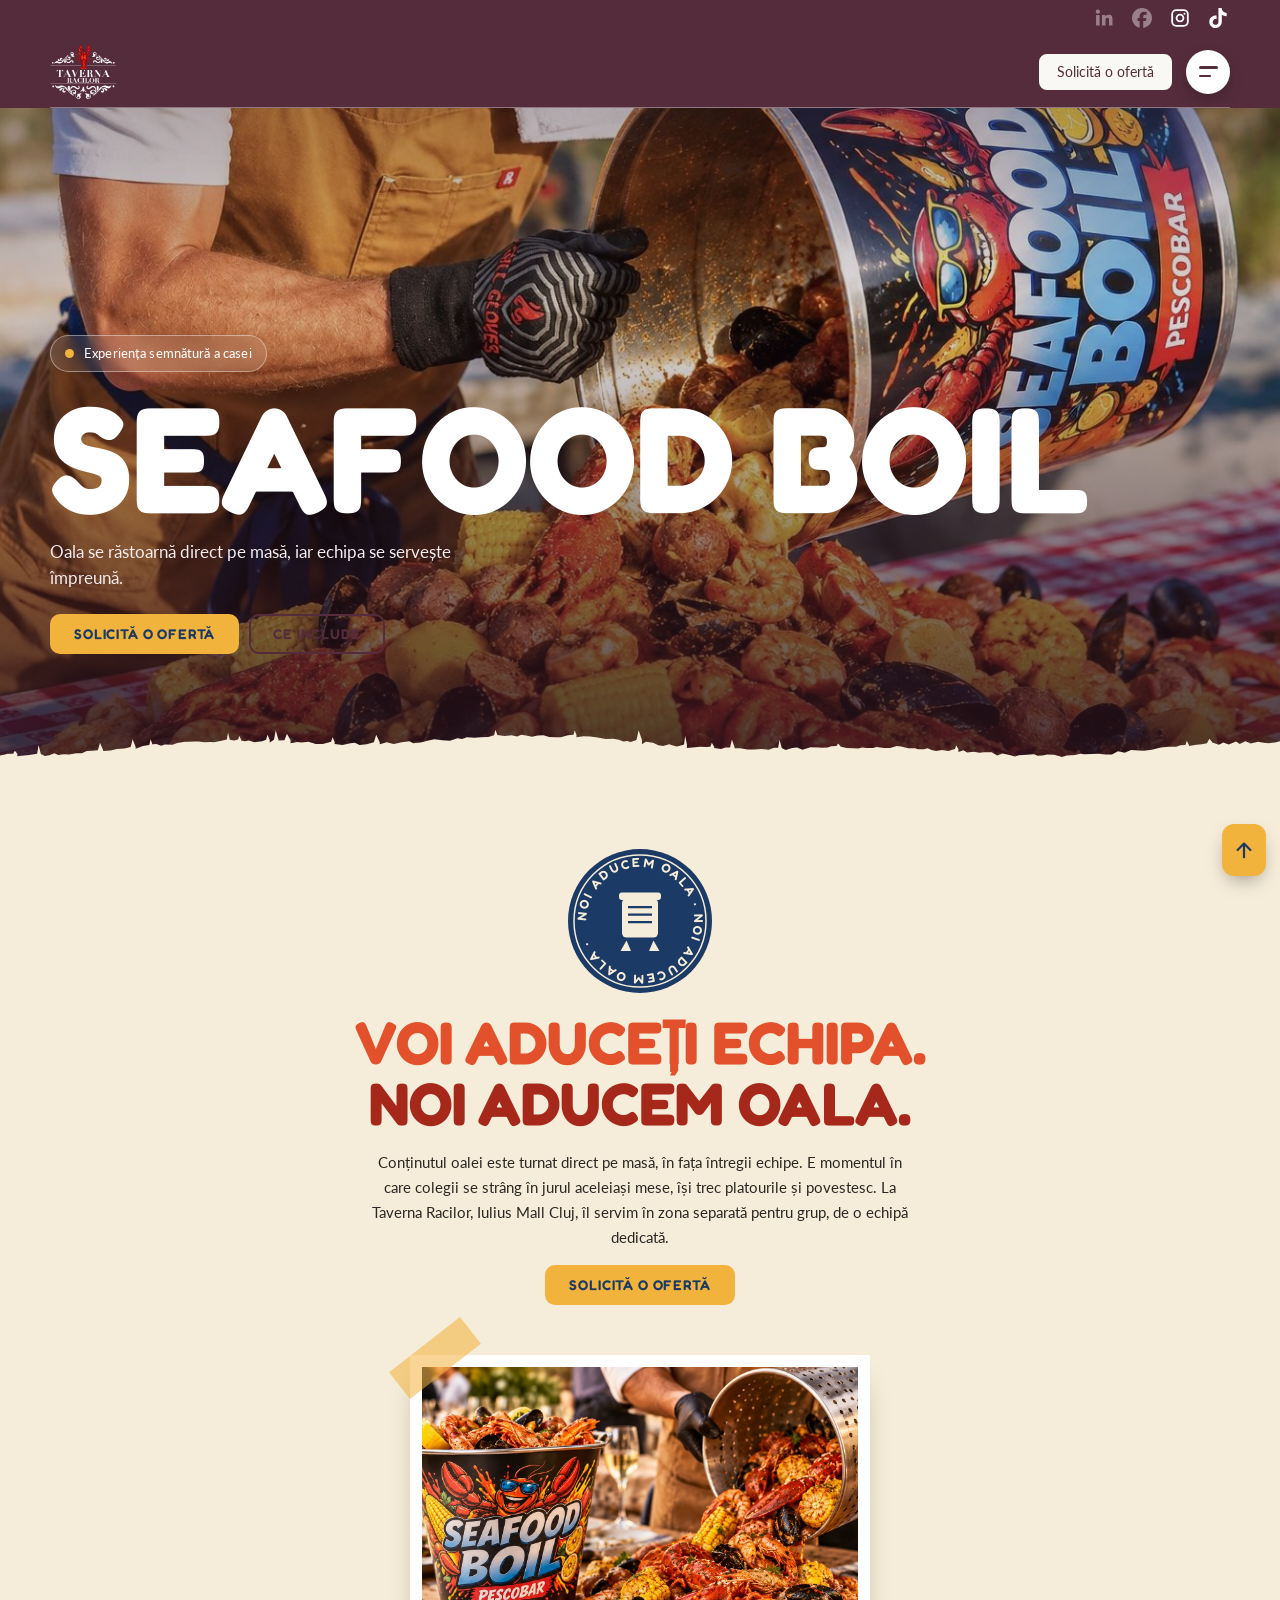
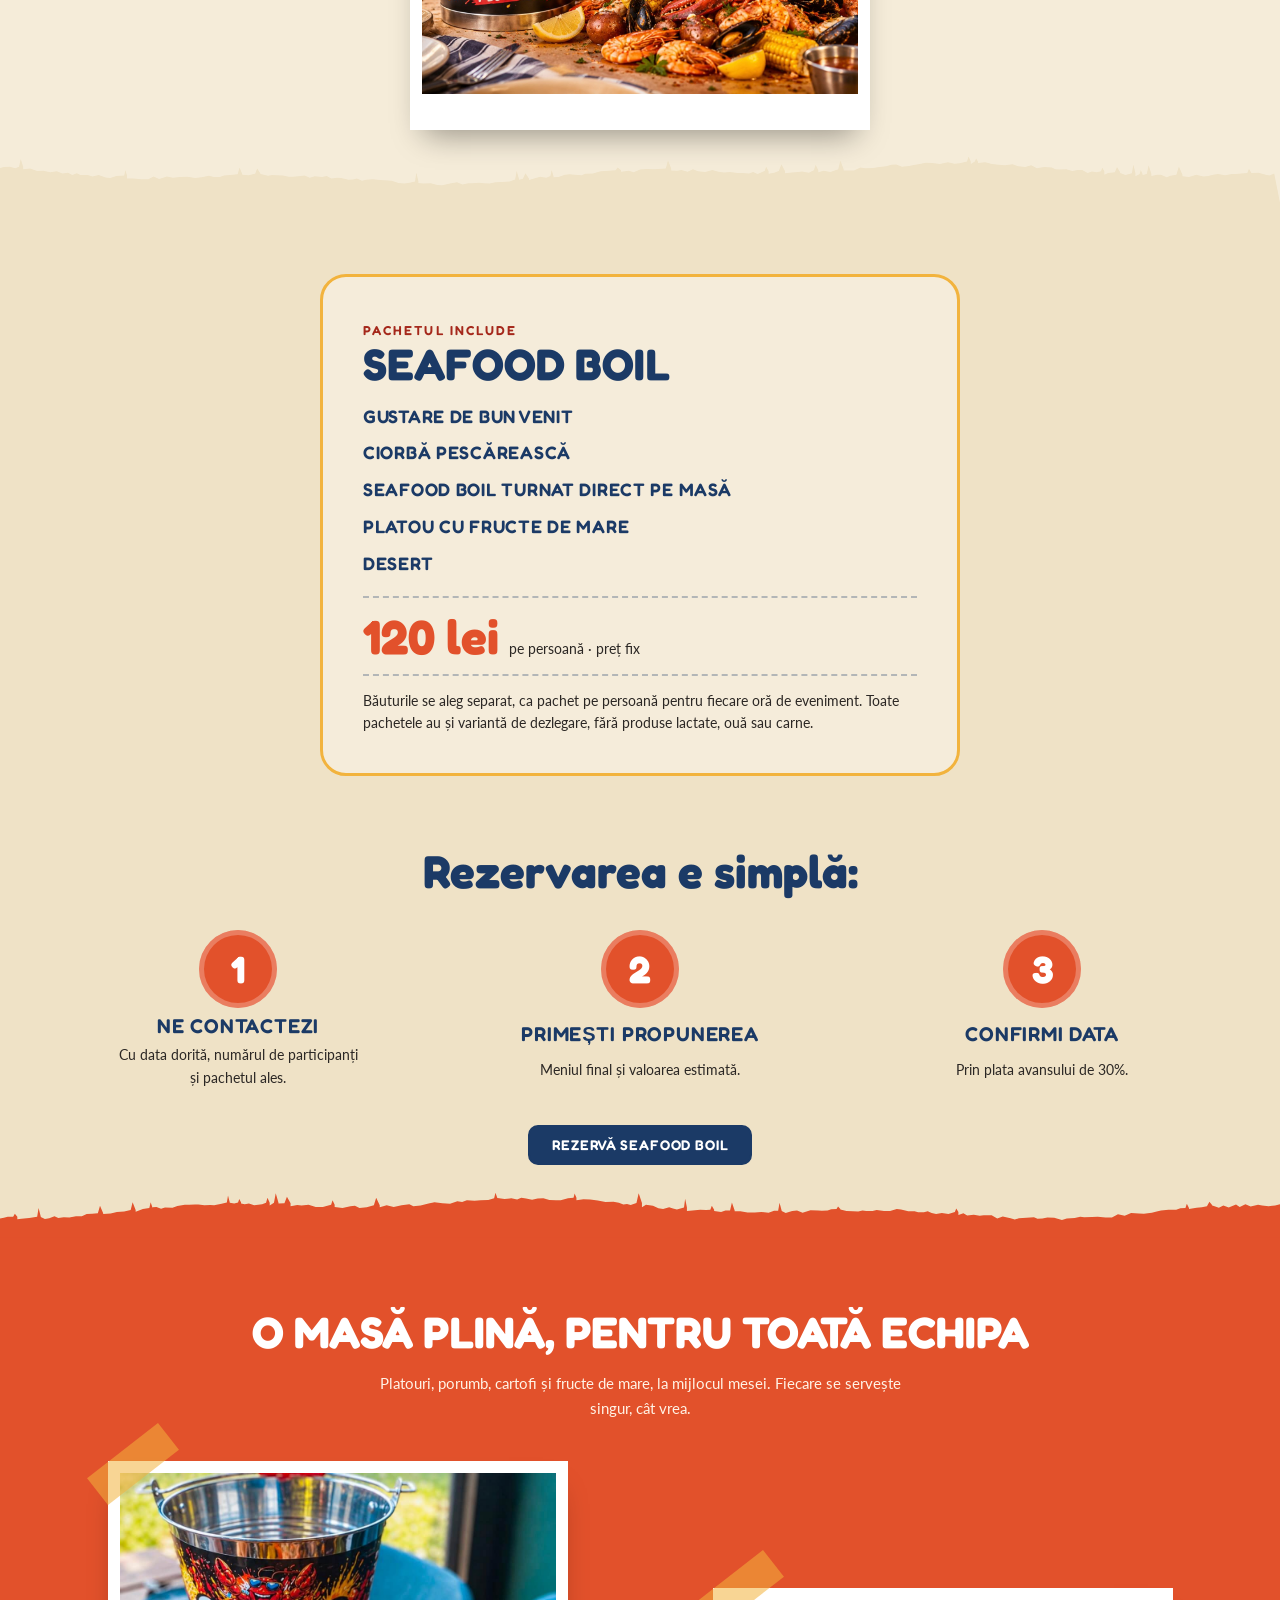
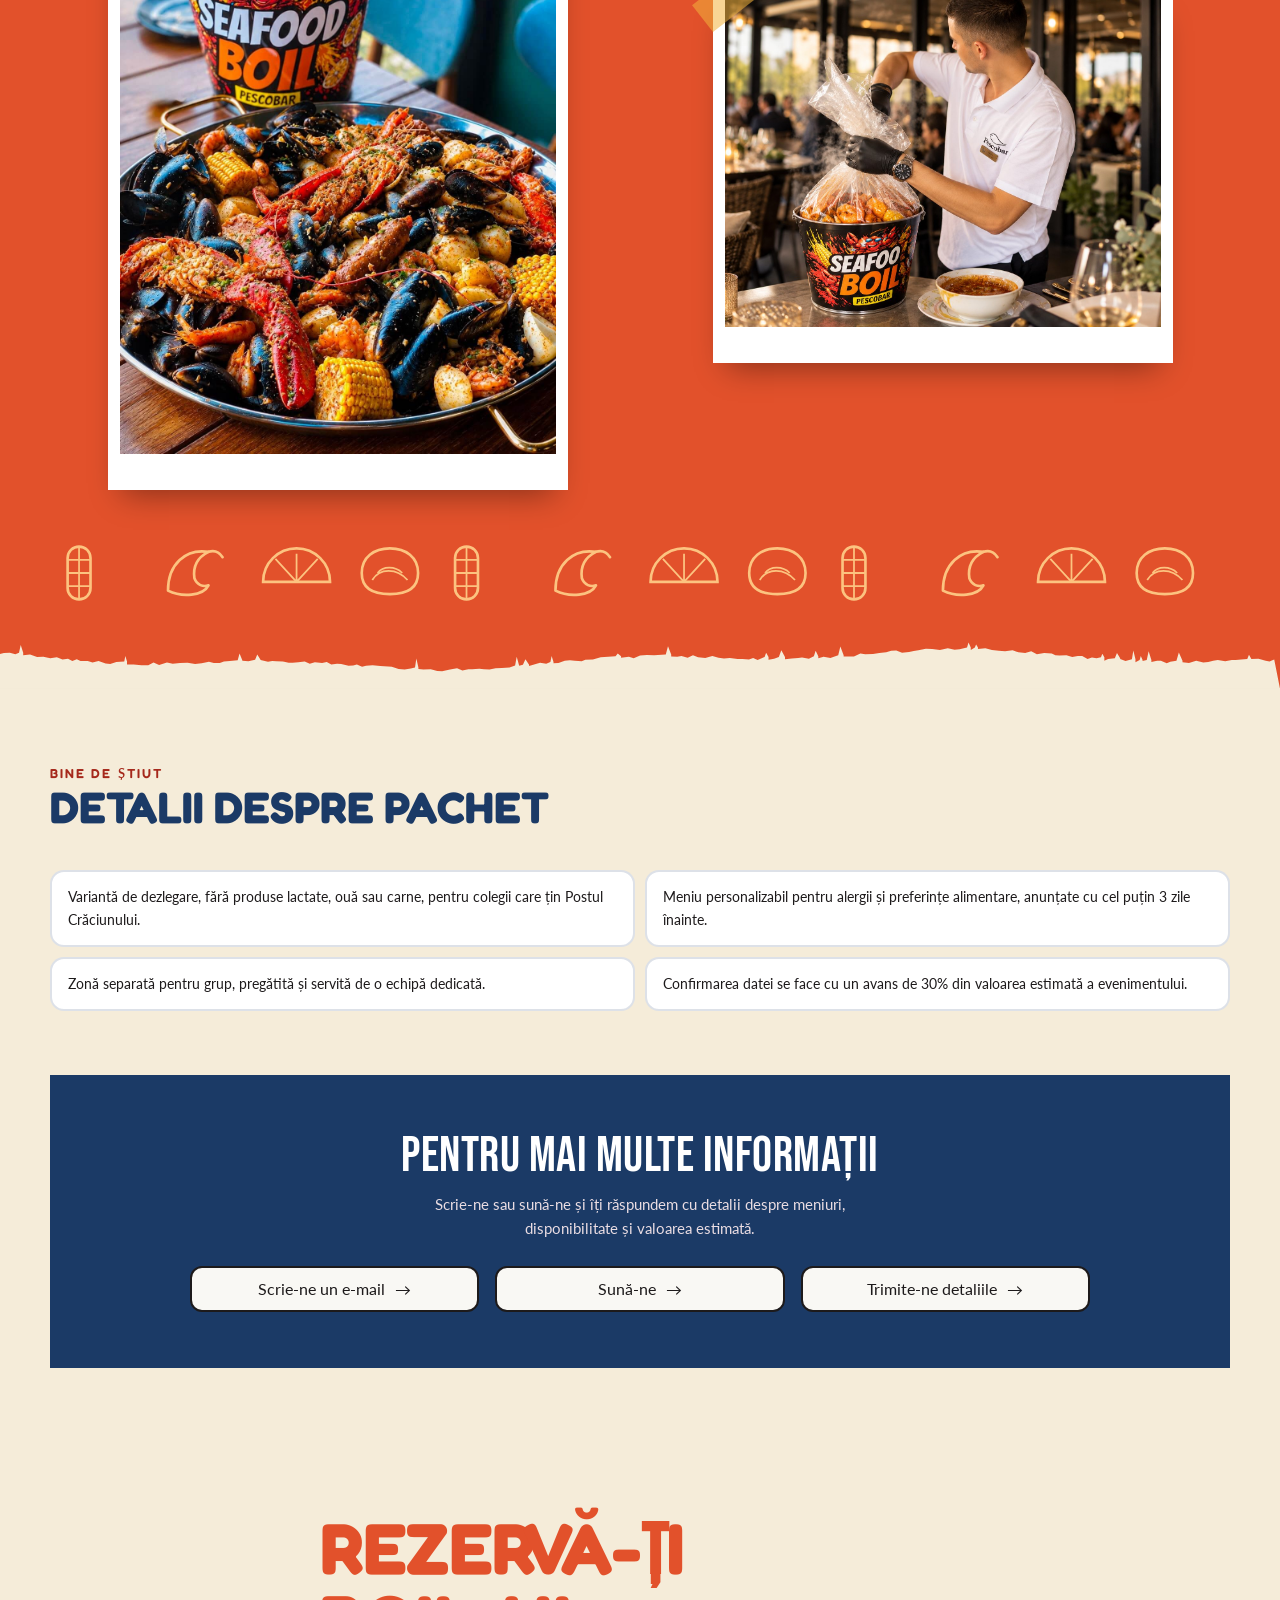
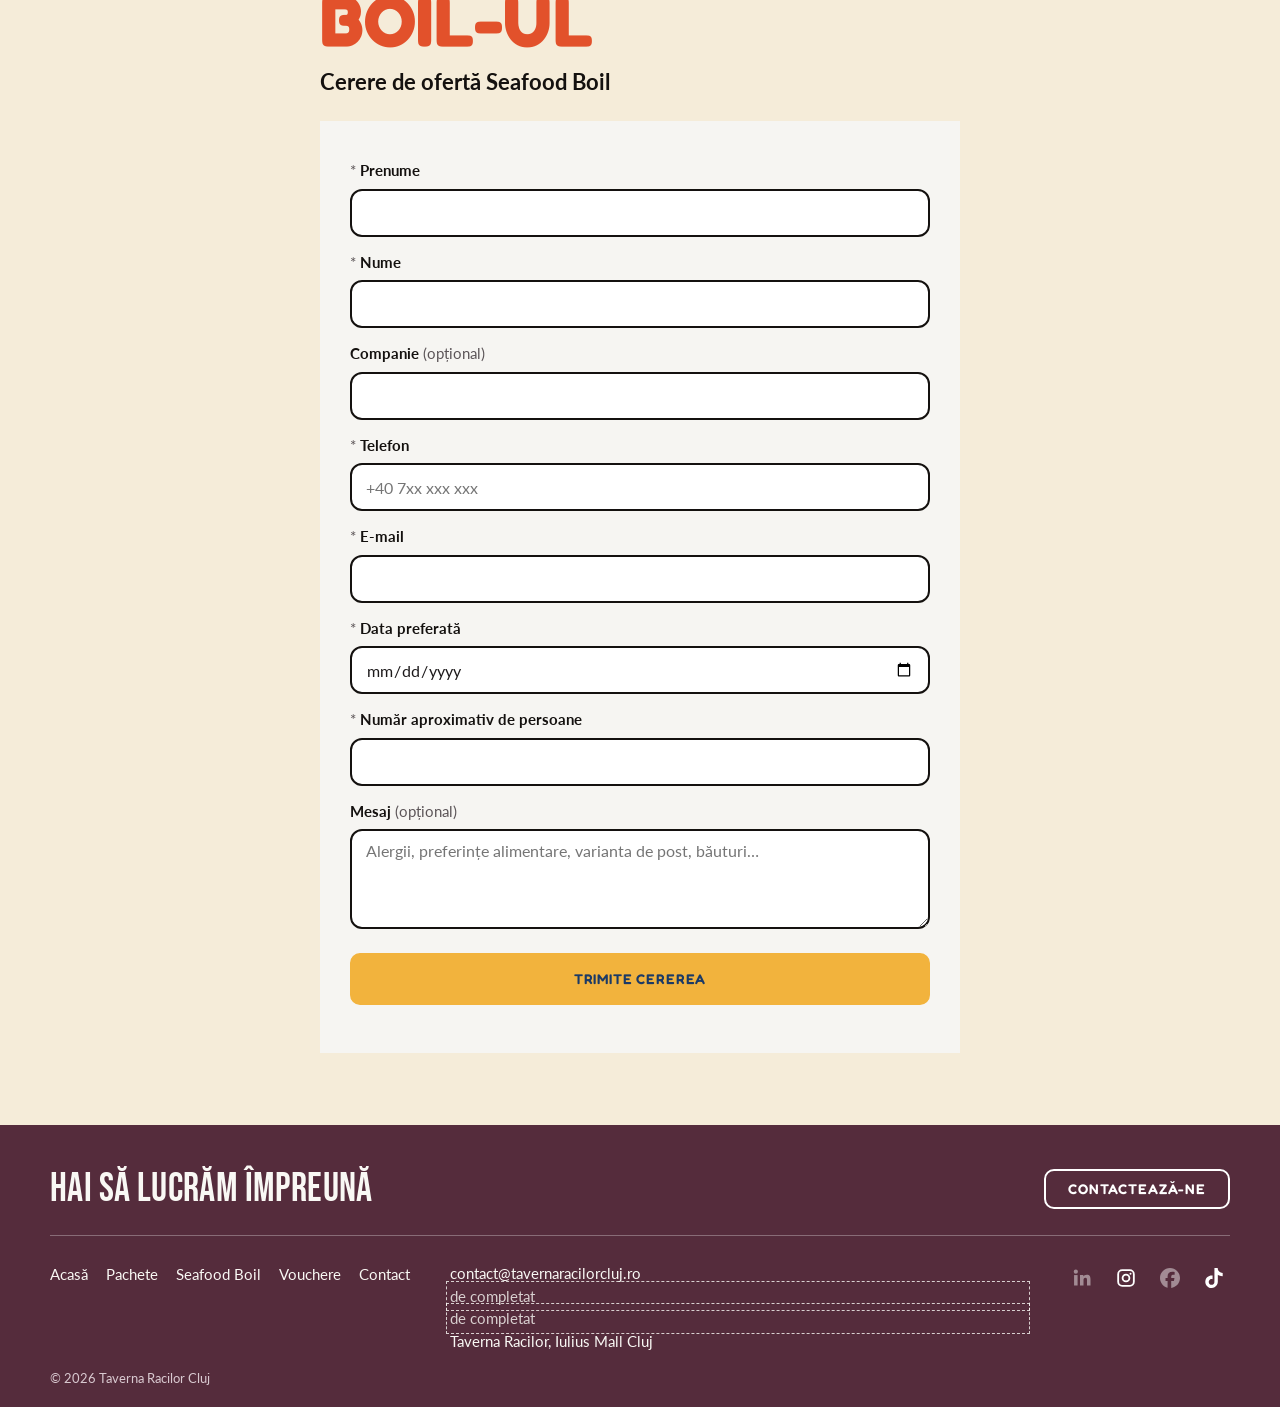
<file: seafood-boil.html>
<!doctype html>
<html lang="ro">
<head>
<meta charset="utf-8">
<meta name="viewport" content="width=device-width, initial-scale=1">
<title>Seafood Boil · Taverna Racilor Cluj</title>
<meta name="description" content="Seafood Boil la Taverna Racilor Cluj: conținutul oalei este turnat direct pe masă, în fața întregii echipe. Pachet pentru cine de firmă și mese de echipă.">
<meta name="theme-color" content="#552C3C">
<meta property="og:title" content="Seafood Boil · Taverna Racilor Cluj">
<meta property="og:description" content="Conținutul oalei este turnat direct pe masă, în fața întregii echipe.">
<meta property="og:type" content="website">
<meta property="og:locale" content="ro_RO">
<link rel="icon" href="data:image/svg+xml,%3Csvg xmlns='http://www.w3.org/2000/svg' viewBox='0 0 32 32'%3E%3Crect width='32' height='32' rx='6' fill='%23552C3C'/%3E%3Cpath d='M9 22c0-7 4-12 11-12M23 22c0-5-3-8-7-8' fill='none' stroke='%23A5B788' stroke-width='2.6' stroke-linecap='round'/%3E%3C/svg%3E">
<link rel="preconnect" href="https://fonts.googleapis.com">
<link rel="preconnect" href="https://fonts.gstatic.com" crossorigin>
<link href="https://fonts.googleapis.com/css2?family=Bebas+Neue&family=Lato:wght@400;700&display=swap" rel="stylesheet">

<link rel="stylesheet" href="assets/style.css">
<link href="https://fonts.googleapis.com/css2?family=Fredoka:wght@500;600;700&display=swap" rel="stylesheet">
</head>
<body>
<a class="skip" href="#main">Sari la conținut</a>

<svg width="0" height="0" style="position:absolute" aria-hidden="true" focusable="false"><defs><symbol id="brushA" viewBox="0 0 1440 100" preserveAspectRatio="none"><path d="M0,100 L0.0,74.9 L4.4,73.9 L8.7,72.7 L14.8,72.6 L16.7,68.6 L19.5,72.6 L19.5,76.0 L24.1,75.2 L32.9,74.2 L41.8,72.7 L43.4,61.1 L45.9,72.7 L45.9,72.9 L50.5,75.4 L55.4,74.5 L61.3,71.9 L65.6,74.1 L71.7,73.3 L78.0,73.7 L85.5,72.1 L92.1,72.1 L97.5,69.1 L103.6,68.6 L110.1,68.0 L112.5,58.3 L116.1,68.0 L116.1,68.9 L124.5,68.4 L131.5,66.6 L139.7,65.7 L147.0,63.8 L149.2,53.7 L152.6,63.8 L152.6,66.1 L160.7,62.7 L168.0,61.2 L169.5,53.6 L171.7,61.2 L171.7,60.4 L176.0,59.9 L181.2,62.3 L185.6,60.6 L194.1,61.0 L199.5,58.5 L207.9,56.9 L212.8,56.9 L219.2,56.6 L223.2,56.7 L230.0,57.7 L236.6,57.3 L240.9,57.5 L249.3,55.7 L255.2,54.2 L256.5,44.8 L258.5,54.2 L258.5,54.3 L263.5,55.3 L267.8,54.0 L269.2,49.4 L271.2,54.0 L271.2,55.4 L275.3,56.4 L280.1,55.4 L285.9,57.5 L294.9,56.2 L299.3,54.3 L300.9,47.9 L303.4,54.3 L303.4,57.9 L308.2,54.5 L310.2,42.0 L313.3,54.5 L313.3,55.5 L320.0,54.9 L322.8,46.6 L326.9,54.9 L326.9,58.9 L334.4,57.2 L339.2,58.1 L347.1,57.1 L355.2,60.0 L363.2,59.8 L368.3,58.4 L372.5,57.0 L374.1,51.2 L376.5,57.0 L376.5,60.0 L385.3,61.1 L394.2,59.0 L399.3,58.3 L404.4,61.1 L412.6,60.1 L420.6,57.5 L423.2,47.9 L427.2,57.5 L427.2,60.3 L435.0,57.6 L442.9,59.8 L451.8,57.8 L460.5,56.3 L465.1,59.0 L473.2,58.1 L482.1,55.5 L488.8,53.7 L497.7,55.0 L506.3,55.6 L514.5,52.5 L519.9,53.3 L525.2,51.1 L533.8,51.7 L540.7,51.0 L549.3,50.9 L555.9,48.7 L557.4,41.3 L559.6,48.7 L559.6,48.1 L567.6,49.6 L575.2,48.7 L581.8,50.3 L586.4,48.0 L591.8,48.9 L598.6,50.5 L604.8,48.9 L611.3,48.7 L618.0,50.8 L625.5,51.0 L630.8,51.3 L639.0,48.4 L645.2,47.9 L646.5,42.5 L648.5,47.9 L648.5,51.2 L656.4,49.7 L664.0,50.3 L672.4,51.4 L681.2,53.4 L690.1,53.1 L696.3,54.5 L701.3,56.6 L705.4,56.0 L709.5,57.2 L716.0,54.7 L718.5,41.9 L722.2,54.7 L722.2,60.1 L726.7,57.0 L734.6,58.3 L740.7,61.7 L746.0,62.7 L752.8,60.2 L757.1,62.0 L761.5,63.3 L769.5,60.7 L770.8,49.2 L772.8,60.7 L772.8,65.3 L779.0,64.6 L787.7,63.5 L794.3,63.9 L799.1,63.5 L800.8,58.4 L803.4,63.5 L803.4,65.2 L811.2,66.4 L816.1,64.6 L821.3,64.5 L823.4,54.2 L826.5,64.5 L826.5,65.6 L832.9,65.4 L841.0,67.0 L849.1,67.0 L856.6,66.3 L864.7,67.4 L870.8,64.9 L875.4,64.7 L877.0,54.3 L879.4,64.7 L879.4,65.1 L883.9,67.8 L891.2,65.0 L896.7,64.5 L902.9,67.5 L911.8,64.2 L920.6,64.4 L924.6,64.7 L931.1,64.6 L935.1,62.8 L941.1,62.4 L942.8,59.2 L945.4,62.4 L945.4,63.1 L952.3,65.0 L959.6,65.4 L965.5,65.7 L970.3,64.4 L974.5,65.3 L981.6,65.1 L986.3,63.9 L994.5,65.3 L1001.4,65.0 L1008.9,62.6 L1013.6,63.1 L1021.7,65.6 L1028.9,65.5 L1032.9,66.8 L1039.4,66.8 L1043.7,65.5 L1048.1,67.8 L1053.1,69.2 L1059.6,67.7 L1067.0,68.9 L1074.2,66.4 L1075.8,62.0 L1078.2,66.4 L1078.2,70.4 L1083.8,68.0 L1088.1,71.0 L1095.5,70.1 L1102.1,71.4 L1106.7,70.7 L1115.6,70.7 L1121.9,75.0 L1128.1,72.4 L1136.9,74.5 L1141.6,76.2 L1146.2,74.7 L1154.7,74.0 L1163.2,73.4 L1167.2,75.2 L1172.7,74.9 L1178.3,73.5 L1186.0,74.0 L1194.7,77.0 L1200.1,74.8 L1209.1,74.3 L1215.2,72.7 L1219.7,73.4 L1228.4,72.8 L1235.0,72.7 L1243.8,73.7 L1250.9,73.5 L1257.7,69.3 L1265.3,71.3 L1272.5,67.7 L1281.2,68.4 L1286.9,68.8 L1295.8,67.4 L1301.3,65.7 L1306.1,64.4 L1314.6,63.4 L1323.2,63.4 L1327.9,61.5 L1333.6,61.1 L1335.2,55.7 L1337.6,61.1 L1337.6,62.4 L1346.1,61.0 L1352.1,60.3 L1357.8,58.8 L1360.6,53.0 L1364.7,58.8 L1364.7,58.4 L1371.2,60.9 L1376.3,58.1 L1382.3,60.7 L1390.5,56.6 L1394.7,60.0 L1401.1,56.2 L1407.0,59.4 L1415.3,57.0 L1419.8,58.1 L1427.2,58.9 L1434.5,58.0 L1441.2,56.1 L1442.8,45.3 L1445.2,56.1 L1440,100 Z"/></symbol><symbol id="brushB" viewBox="0 0 1440 100" preserveAspectRatio="none"><path d="M0,100 L0.0,54.8 L4.4,53.3 L11.1,53.1 L17.3,54.9 L21.4,53.1 L23.3,43.0 L26.1,53.1 L26.1,56.2 L33.8,55.3 L41.7,58.7 L48.8,58.4 L56.6,60.1 L63.9,59.1 L70.3,61.8 L76.5,60.9 L81.4,63.9 L86.4,61.6 L90.6,63.9 L98.7,63.8 L104.1,65.9 L110.9,63.8 L118.8,67.2 L124.0,67.9 L130.9,65.3 L139.8,64.6 L141.0,57.4 L142.9,64.6 L142.9,68.3 L150.3,68.5 L159.1,69.4 L166.8,69.4 L172.7,65.8 L179.0,69.2 L187.8,65.7 L194.4,67.3 L202.5,66.6 L211.0,66.0 L219.5,67.9 L226.9,66.8 L235.1,64.7 L240.5,66.6 L247.3,66.6 L251.9,64.4 L258.7,63.8 L267.4,62.9 L269.5,54.2 L272.6,62.9 L272.6,63.4 L279.4,64.1 L287.0,62.3 L289.4,55.5 L293.1,62.3 L293.1,62.7 L301.5,64.8 L306.3,63.8 L310.7,64.1 L318.2,64.5 L324.8,66.0 L329.2,66.0 L335.7,65.5 L342.8,64.4 L348.5,67.3 L354.2,65.4 L362.3,66.5 L367.6,65.0 L372.7,68.4 L379.2,67.4 L383.8,67.7 L392.1,70.0 L397.3,69.6 L401.5,68.5 L407.3,71.3 L411.8,69.9 L419.2,69.3 L427.7,70.4 L436.6,71.1 L440.7,71.3 L448.4,74.1 L455.2,75.0 L462.2,73.5 L466.9,72.2 L468.4,60.6 L470.7,72.2 L470.7,74.3 L476.3,75.0 L484.6,74.6 L491.9,77.0 L497.4,77.3 L506.3,74.9 L514.2,73.4 L520.2,76.2 L526.9,74.6 L531.2,74.5 L539.3,74.0 L544.5,74.7 L550.7,74.9 L557.6,73.3 L564.7,72.9 L573.3,72.3 L579.5,69.7 L581.3,58.3 L584.0,69.7 L584.0,70.1 L588.3,68.6 L591.1,61.7 L595.2,68.6 L595.2,70.3 L602.8,67.6 L607.6,66.2 L614.5,67.3 L619.2,65.1 L620.6,57.4 L622.7,65.1 L622.7,66.7 L628.3,66.5 L635.3,63.4 L641.1,63.0 L646.5,63.5 L654.4,64.3 L658.5,62.3 L667.0,62.0 L675.8,58.9 L684.4,58.2 L692.5,57.8 L695.0,54.0 L698.7,57.8 L698.7,59.7 L707.5,58.4 L712.9,60.1 L720.1,56.7 L727.8,56.0 L735.9,56.4 L740.2,56.1 L749.0,55.5 L751.5,44.5 L755.1,55.5 L755.1,57.9 L761.9,58.2 L766.6,57.2 L773.6,59.6 L779.6,56.5 L785.3,58.8 L793.4,59.8 L801.4,57.4 L808.3,59.6 L814.5,60.6 L821.1,60.0 L829.7,61.3 L835.1,61.4 L842.6,61.9 L847.3,59.8 L852.3,62.4 L860.2,58.5 L861.9,53.0 L864.6,58.5 L864.6,62.2 L870.9,60.8 L876.2,58.6 L879.0,49.7 L883.1,58.6 L883.1,61.7 L890.8,60.7 L898.0,60.0 L902.3,59.2 L910.0,60.9 L915.6,57.8 L917.6,50.5 L920.6,57.8 L920.6,60.4 L926.6,58.4 L934.2,59.9 L943.0,56.4 L945.4,44.8 L949.1,56.4 L949.1,58.0 L953.6,58.0 L960.7,58.1 L967.9,54.2 L973.4,55.2 L982.2,54.8 L989.3,53.3 L997.0,52.6 L1002.7,50.5 L1008.3,50.3 L1014.8,53.1 L1022.7,52.2 L1028.0,50.8 L1033.2,49.7 L1041.6,47.9 L1048.7,48.2 L1057.4,49.5 L1066.3,47.1 L1073.9,49.3 L1079.6,48.7 L1087.9,46.3 L1089.6,39.6 L1092.1,46.3 L1092.1,49.6 L1096.7,46.4 L1098.1,42.3 L1100.2,46.4 L1100.2,48.3 L1108.5,47.3 L1115.9,49.5 L1123.6,50.6 L1130.7,51.2 L1139.2,50.0 L1145.7,52.6 L1153.4,53.5 L1160.1,51.0 L1166.5,55.2 L1174.7,53.3 L1183.2,54.1 L1187.3,56.2 L1191.9,56.7 L1199.7,56.3 L1206.3,58.5 L1212.5,57.2 L1217.5,57.3 L1223.5,61.4 L1228.4,59.4 L1233.6,60.2 L1238.6,59.0 L1240.1,54.3 L1242.4,59.0 L1242.4,63.5 L1246.6,61.1 L1254.2,60.2 L1256.6,53.5 L1260.2,60.2 L1260.2,61.4 L1266.2,63.7 L1273.4,61.7 L1275.0,50.1 L1277.4,61.7 L1277.4,65.5 L1282.1,62.4 L1283.4,57.4 L1285.4,62.4 L1285.4,63.7 L1290.1,62.7 L1292.2,51.2 L1295.3,62.7 L1295.3,65.1 L1301.8,63.4 L1306.0,63.4 L1312.6,66.8 L1316.6,64.7 L1323.5,63.4 L1326.2,52.9 L1330.3,63.4 L1330.3,65.6 L1337.6,66.6 L1345.7,63.4 L1353.7,65.7 L1359.3,65.2 L1364.8,63.4 L1370.0,62.6 L1378.4,64.3 L1385.8,62.7 L1390.3,62.5 L1396.4,61.8 L1403.2,61.4 L1405.1,55.7 L1407.8,61.4 L1407.8,61.4 L1415.8,61.0 L1423.9,63.6 L1428.2,64.4 L1433.5,61.9 L1440,100 Z"/></symbol></defs></svg>
<header class="top" id="top">
  <div class="hwrap">
    <div class="socials" aria-label="Rețele sociale"><a data-social="linkedin" aria-label="LinkedIn" target="_blank" rel="noopener"><svg viewBox="0 0 24 24" aria-hidden="true"><rect x="2.5" y="8.5" width="4.2" height="12.5"/><circle cx="4.6" cy="4.4" r="2.5"/><path d="M9.6 8.5h4v1.8c.7-1.3 2.200-2.200 4.100-2.200 3.800 0 4.500 2.500 4.500 5.700V21h-4.200v-6.200c0-1.500-.1-3.100-1.900-3.100s-2.300 1.300-2.300 3V21H9.600z"/></svg></a><a data-social="facebook" aria-label="Facebook" target="_blank" rel="noopener"><svg viewBox="0 0 24 24" aria-hidden="true"><path d="M9.101 23.691v-7.98H6.627v-3.667h2.474v-1.58c0-4.085 1.848-5.978 5.858-5.978.401 0 .955.042 1.468.103a8.68 8.68 0 0 1 1.141.195v3.325a8.623 8.623 0 0 0-.653-.036 26.805 26.805 0 0 0-.733-.009c-.707 0-1.259.096-1.675.309a1.686 1.686 0 0 0-.679.622c-.258.42-.374.995-.374 1.752v1.297h3.919l-.386 2.103-.287 1.564h-3.246v8.245C19.396 23.238 24 18.179 24 12.044c0-6.627-5.373-12-12-12s-12 5.373-12 12c0 5.628 3.874 10.35 9.101 11.647Z"/></svg></a><a data-social="instagram" aria-label="Instagram" target="_blank" rel="noopener"><svg viewBox="0 0 24 24" aria-hidden="true"><path d="M7.5 1.500h9A6 6 0 0 1 22.500 7.500v9a6 6 0 0 1-6 6h-9a6 6 0 0 1-6-6v-9a6 6 0 0 1 6-6zm0 2.200a3.800 3.800 0 0 0-3.800 3.800v9a3.800 3.800 0 0 0 3.800 3.800h9a3.800 3.800 0 0 0 3.800-3.800v-9a3.800 3.800 0 0 0-3.800-3.800zM12 6.800a5.200 5.200 0 1 1 0 10.400 5.200 5.200 0 0 1 0-10.400zm0 2.200a3 3 0 1 0 0 6 3 3 0 0 0 0-6zm5.400-3.300a1.200 1.200 0 1 1 0 2.400 1.200 1.200 0 0 1 0-2.400z"/></svg></a><a data-social="tiktok" aria-label="TikTok" target="_blank" rel="noopener"><svg viewBox="0 0 24 24" aria-hidden="true"><path d="M12.525.02c1.31-.02 2.61-.01 3.91-.02.08 1.53.63 3.09 1.75 4.17 1.12 1.11 2.7 1.62 4.24 1.79v4.03c-1.44-.05-2.89-.35-4.2-.97-.57-.26-1.1-.59-1.62-.93-.01 2.92.01 5.84-.02 8.75-.08 1.4-.54 2.79-1.35 3.94-1.31 1.92-3.58 3.17-5.91 3.21-1.43.08-2.86-.31-4.08-1.03-2.02-1.19-3.44-3.37-3.65-5.71-.02-.5-.03-1-.01-1.49.18-1.9 1.12-3.72 2.58-4.96 1.66-1.44 3.98-2.13 6.15-1.72.02 1.48-.04 2.96-.04 4.44-.99-.32-2.15-.23-3.02.37-.63.41-1.11 1.04-1.36 1.75-.21.51-.15 1.07-.14 1.61.24 1.64 1.82 3.02 3.5 2.87 1.12-.01 2.19-.66 2.77-1.61.19-.33.4-.67.41-1.06.1-1.79.06-3.57.07-5.36.01-4.03-.01-8.05.02-12.07z"/></svg></a></div>
    <div class="nav">
      <a class="logo" href="index.html#hero" aria-label="Taverna Racilor Cluj, început de pagină">
        <img src="assets/logo.png" alt="Taverna Racilor Cluj" width="63" height="52" onload="this.nextElementSibling.hidden=true" onerror="this.remove()">
        <span><b>Taverna Racilor</b> <small>Cluj</small></span>
      </a>
      <div class="navr">
        <a class="btn btn-sm" href="index.html#form">Solicită o ofertă</a>
        <button class="burger" id="burger" type="button" aria-label="Meniu" aria-expanded="false" aria-controls="menu"><i></i><i></i></button>
      </div>
    </div>
  </div>
</header>
<div class="menu" id="menu" aria-label="Meniu">
  <div class="wrap">
    <ul>
      <li><a href="index.html#pachete">Pachete</a></li><li><a href="seafood-boil.html">Seafood Boil</a></li><li><a href="index.html#bauturi">Băuturi</a></li><li><a href="index.html#vouchere">Vouchere</a></li><li><a href="index.html#contact">Contact</a></li>
    </ul>
    <a class="btn btn-light" href="index.html#form">Solicită o ofertă</a>
  </div>
</div>

<main id="main" class="bp">

<section class="bhero" id="hero">
  <img src="assets/boil-turnare.jpg" alt="Un bucătar toarnă Seafood Boil direct pe masă" fetchpriority="high">
  <div class="wrap bhero-in">
    <span class="pill rv">Experiența semnătură a casei</span>
    <h1 class="rv">Seafood Boil</h1>
    <p class="lead rv">Oala se răstoarnă direct pe masă, iar echipa se servește împreună.</p>
    <div class="cta-row rv"><a class="btn btn-yel" href="#book">Solicită o ofertă</a><a class="btn btn-line" href="#include">Ce include</a></div>
  </div>
</section>

<section class="sec bp-paper bp-intro" id="experienta">
  <svg class="brush c-paper" viewBox="0 0 1440 100" preserveAspectRatio="none" aria-hidden="true"><use href="#brushA"/></svg>
  <div class="wrap">
    <div class="bp-center rv">
      <div class="roundstamp" aria-hidden="true"><svg viewBox="0 0 200 200"><defs><path id="cp2" d="M100 100m-72 0a72 72 0 1 1 144 0a72 72 0 1 1-144 0"/></defs><circle cx="100" cy="100" r="96" fill="#1B3A66"/><circle cx="100" cy="100" r="88" fill="none" stroke="#F5ECD9" stroke-width="2"/><text font-family="Fredoka,sans-serif" font-weight="600" font-size="17" letter-spacing="3" fill="#F5ECD9"><textPath href="#cp2">NOI ADUCEM OALA · NOI ADUCEM OALA ·</textPath></text><g fill="#F5ECD9"><rect x="76" y="70" width="48" height="52" rx="6"/><rect x="72" y="62" width="56" height="10" rx="4"/><path d="M82 126l-8 14h14zM118 126l8 14h-14z"/></g><g fill="#1B3A66"><rect x="84" y="80" width="32" height="3"/><rect x="84" y="90" width="32" height="3"/><rect x="84" y="100" width="32" height="3"/></g></svg></div>
      <h2 class="bp-h"><span class="o">Voi aduceți echipa.</span><span class="r">Noi aducem oala.</span></h2>
      <p class="bp-p">Conținutul oalei este turnat direct pe masă, în fața întregii echipe. E momentul în care colegii se strâng în jurul aceleiași mese, își trec platourile și povestesc. La Taverna Racilor, Iulius Mall Cluj, îl servim în zona separată pentru grup, de o echipă dedicată.</p>
      <a class="btn btn-yel" href="#book">Solicită o ofertă</a>
    </div>
    <figure class="polaroid pl-a rv"><i class="tape"></i><img src="assets/boil-galeata.jpg" alt="Găleată Seafood Boil și fructe de mare turnate pe masă" loading="lazy" decoding="async" width="1536" height="1024"></figure>
  </div>
</section>

<section class="sec bp-sand" id="include">
  <svg class="brush c-sand" viewBox="0 0 1440 100" preserveAspectRatio="none" aria-hidden="true"><use href="#brushB"/></svg>
  <div class="wrap">
    <div class="incard rv">
      <span class="bp-k">Pachetul include</span>
      <h2 class="bp-h2">Seafood Boil</h2>
      <ul class="inlist">
        <li>Gustare de bun venit</li><li>Ciorbă pescărească</li><li>Seafood Boil turnat direct pe masă</li><li>Platou cu fructe de mare</li><li>Desert</li>
      </ul>
      <div class="inprice"><b data-price="boil"></b><span>pe persoană · preț fix</span></div>
      <p class="innote">Băuturile se aleg separat, ca pachet pe persoană pentru fiecare oră de eveniment. Toate pachetele au și variantă de dezlegare, fără produse lactate, ouă sau carne.</p>
    </div>
  </div>
</section>

<section class="sec bp-sand" id="rezervare" style="padding-top:0">
  <div class="wrap">
    <div class="bp-center rv"><h2 class="bp-script">Rezervarea e simplă:</h2></div>
    <ol class="steps3">
      <li class="rv"><b>1</b><h3>Ne contactezi</h3><p>Cu data dorită, numărul de participanți și pachetul ales.</p></li>
      <li class="rv"><b>2</b><h3>Primești propunerea</h3><p>Meniul final și valoarea estimată.</p></li>
      <li class="rv"><b>3</b><h3>Confirmi data</h3><p>Prin plata avansului de 30%.</p></li>
    </ol>
    <div class="bp-center rv"><a class="btn btn-navy" href="#book">Rezervă Seafood Boil</a></div>
  </div>
</section>

<section class="sec bp-orange" id="galerie">
  <svg class="brush c-orange" viewBox="0 0 1440 100" preserveAspectRatio="none" aria-hidden="true"><use href="#brushA"/></svg>
  <div class="wrap">
    <div class="bp-center rv"><h2 class="bp-h2 w">O masă plină, pentru toată echipa</h2><p class="bp-p w">Platouri, porumb, cartofi și fructe de mare, la mijlocul mesei. Fiecare se servește singur, cât vrea.</p></div>
    <div class="pls">
      <figure class="polaroid pl-b rv"><i class="tape"></i><img src="assets/boil-tava.jpg" alt="Tavă mare cu Seafood Boil, lângă găleata casei" loading="lazy" decoding="async" width="1086" height="1448"></figure>
      <figure class="polaroid pl-c rv"><i class="tape"></i><img src="assets/boil-ospatar.jpg" alt="Un ospătar scoate Seafood Boil din pungă la masă" loading="lazy" decoding="async" width="1536" height="1024"></figure>
    </div>
    <div class="iconband" aria-hidden="true"><svg viewBox="0 0 1340 100" preserveAspectRatio="xMidYMid slice"><g transform="translate(20,20)"><rect x="0" y="0" width="26" height="60" rx="13" fill="none" stroke="currentColor" stroke-width="3"/><path d="M0 15h26M0 30h26M0 45h26M13 0v60" stroke="currentColor" stroke-width="2"/></g><g transform="translate(130,20)"><path d="M4 50c0-30 20-48 46-44-12 6-18 16-16 30 3 8 10 10 16 8-6 12-30 14-46 6z" fill="none" stroke="currentColor" stroke-width="3" stroke-linejoin="round"/><path d="M50 6c6-2 12 0 16 6" fill="none" stroke="currentColor" stroke-width="3" stroke-linecap="round"/></g><g transform="translate(240,20)"><path d="M2 40a38 38 0 0 1 76 0z" fill="none" stroke="currentColor" stroke-width="3"/><path d="M40 40V8M40 40L16 14M40 40l24-26" stroke="currentColor" stroke-width="2"/></g><g transform="translate(350,22)"><path d="M4 28c0-18 14-28 32-28s32 10 32 28-14 24-32 24S4 46 4 28z" fill="none" stroke="currentColor" stroke-width="3"/><path d="M16 36c8-14 28-14 40 0M22 28c6-8 20-8 28 0" fill="none" stroke="currentColor" stroke-width="2"/></g><g transform="translate(460,20)"><rect x="0" y="0" width="26" height="60" rx="13" fill="none" stroke="currentColor" stroke-width="3"/><path d="M0 15h26M0 30h26M0 45h26M13 0v60" stroke="currentColor" stroke-width="2"/></g><g transform="translate(570,20)"><path d="M4 50c0-30 20-48 46-44-12 6-18 16-16 30 3 8 10 10 16 8-6 12-30 14-46 6z" fill="none" stroke="currentColor" stroke-width="3" stroke-linejoin="round"/><path d="M50 6c6-2 12 0 16 6" fill="none" stroke="currentColor" stroke-width="3" stroke-linecap="round"/></g><g transform="translate(680,20)"><path d="M2 40a38 38 0 0 1 76 0z" fill="none" stroke="currentColor" stroke-width="3"/><path d="M40 40V8M40 40L16 14M40 40l24-26" stroke="currentColor" stroke-width="2"/></g><g transform="translate(790,22)"><path d="M4 28c0-18 14-28 32-28s32 10 32 28-14 24-32 24S4 46 4 28z" fill="none" stroke="currentColor" stroke-width="3"/><path d="M16 36c8-14 28-14 40 0M22 28c6-8 20-8 28 0" fill="none" stroke="currentColor" stroke-width="2"/></g><g transform="translate(900,20)"><rect x="0" y="0" width="26" height="60" rx="13" fill="none" stroke="currentColor" stroke-width="3"/><path d="M0 15h26M0 30h26M0 45h26M13 0v60" stroke="currentColor" stroke-width="2"/></g><g transform="translate(1010,20)"><path d="M4 50c0-30 20-48 46-44-12 6-18 16-16 30 3 8 10 10 16 8-6 12-30 14-46 6z" fill="none" stroke="currentColor" stroke-width="3" stroke-linejoin="round"/><path d="M50 6c6-2 12 0 16 6" fill="none" stroke="currentColor" stroke-width="3" stroke-linecap="round"/></g><g transform="translate(1120,20)"><path d="M2 40a38 38 0 0 1 76 0z" fill="none" stroke="currentColor" stroke-width="3"/><path d="M40 40V8M40 40L16 14M40 40l24-26" stroke="currentColor" stroke-width="2"/></g><g transform="translate(1230,22)"><path d="M4 28c0-18 14-28 32-28s32 10 32 28-14 24-32 24S4 46 4 28z" fill="none" stroke="currentColor" stroke-width="3"/><path d="M16 36c8-14 28-14 40 0M22 28c6-8 20-8 28 0" fill="none" stroke="currentColor" stroke-width="2"/></g></svg></div>
  </div>
</section>

<section class="sec bp-paper" id="stiu">
  <svg class="brush c-paper" viewBox="0 0 1440 100" preserveAspectRatio="none" aria-hidden="true"><use href="#brushB"/></svg>
  <div class="wrap">
    <div class="rv"><span class="bp-k">Bine de știut</span><h2 class="bp-h2">Detalii despre pachet</h2></div>
    <div class="knows">
      <div class="perk rv">Variantă de dezlegare, fără produse lactate, ouă sau carne, pentru colegii care țin Postul Crăciunului.</div>
      <div class="perk rv">Meniu personalizabil pentru alergii și preferințe alimentare, anunțate cu cel puțin 3 zile înainte.</div>
      <div class="perk rv">Zonă separată pentru grup, pregătită și servită de o echipă dedicată.</div>
      <div class="perk rv">Confirmarea datei se face cu un avans de 30% din valoarea estimată a evenimentului.</div>
    </div>
    <div class="ready rv">
      <h2>Pentru mai multe informații</h2>
      <p>Scrie-ne sau sună-ne și îți răspundem cu detalii despre meniuri, disponibilitate și valoarea estimată.</p>
      <div class="ready-btns">
        <a class="rbtn" data-link="mail" data-val="email" data-keep href="index.html?pack=Seafood%20Boil#form">Scrie-ne un e-mail <i>→</i></a>
        <a class="rbtn" data-link="tel" data-val="phone" data-keep href="index.html?pack=Seafood%20Boil#form">Sună-ne <i>→</i></a>
        <a class="rbtn" href="index.html?pack=Seafood%20Boil#form">Trimite-ne detaliile <i>→</i></a>
      </div>
    </div>
  </div>
</section>

<section class="sec bp-paper" id="book">
  <div class="wrap bk-wrap">
    <h2 class="bk-h rv">Rezervă-ți<br>Boil-ul</h2>
    <p class="bk-sub rv">Cerere de ofertă Seafood Boil</p>
    <form id="boilform" class="bk-form rv" novalidate>
      <label for="bf-fn"><i>*</i> Prenume</label><input id="bf-fn" name="prenume" type="text" autocomplete="given-name" required>
      <label for="bf-ln"><i>*</i> Nume</label><input id="bf-ln" name="nume" type="text" autocomplete="family-name" required>
      <label for="bf-co">Companie <em>(opțional)</em></label><input id="bf-co" name="companie" type="text" autocomplete="organization">
      <label for="bf-ph"><i>*</i> Telefon</label><input id="bf-ph" name="telefon" type="tel" autocomplete="tel" placeholder="+40 7xx xxx xxx" required>
      <label for="bf-em"><i>*</i> E-mail</label><input id="bf-em" name="email" type="email" autocomplete="email" required>
      <label for="bf-dt"><i>*</i> Data preferată</label><input id="bf-dt" name="data" type="date" required>
      <label for="bf-gu"><i>*</i> Număr aproximativ de persoane</label><input id="bf-gu" name="persoane" type="number" min="1" inputmode="numeric" required>
      <label for="bf-ms">Mesaj <em>(opțional)</em></label><textarea id="bf-ms" name="mesaj" rows="4" placeholder="Alergii, preferințe alimentare, varianta de post, băuturi…"></textarea>
      <button class="btn btn-yel" type="submit">Trimite cererea</button>
      <p class="status" id="bf-status" role="status" aria-live="polite"></p>
    </form>
  </div>
</section>

<section class="on-plum contact" id="contact">
  <div class="wrap">
    <div class="fgrid">
      <div class="fhead"><h2>Hai să lucrăm împreună</h2><a class="btn btn-line" href="index.html#form">Contactează-ne</a></div>
      <div class="fcol">
        <ul class="flinks">
          <li><a href="index.html#hero">Acasă</a></li><li><a href="index.html#pachete">Pachete</a></li><li><a href="seafood-boil.html">Seafood Boil</a></li><li><a href="index.html#vouchere">Vouchere</a></li><li><a href="index.html#form">Contact</a></li>
        </ul>
        <div class="fcontact">
          <a data-link="mail" data-val="email"></a>
          <a data-link="tel" data-val="phone"></a>
          <span class="v" data-val="contactName"></span>
          <a href="https://www.google.com/maps/search/?api=1&query=Taverna+Racilor+Iulius+Mall+Cluj" target="_blank" rel="noopener">Taverna Racilor, Iulius Mall Cluj</a>
        </div>
        <div class="fsoc" aria-label="Rețele sociale"><a data-social="linkedin" aria-label="LinkedIn" target="_blank" rel="noopener"><svg viewBox="0 0 24 24" aria-hidden="true"><rect x="2.5" y="8.5" width="4.2" height="12.5"/><circle cx="4.6" cy="4.4" r="2.5"/><path d="M9.6 8.5h4v1.8c.7-1.3 2.200-2.200 4.100-2.200 3.800 0 4.500 2.500 4.500 5.700V21h-4.200v-6.200c0-1.500-.1-3.100-1.900-3.100s-2.300 1.300-2.300 3V21H9.600z"/></svg></a><a data-social="instagram" aria-label="Instagram" target="_blank" rel="noopener"><svg viewBox="0 0 24 24" aria-hidden="true"><path d="M7.5 1.500h9A6 6 0 0 1 22.500 7.500v9a6 6 0 0 1-6 6h-9a6 6 0 0 1-6-6v-9a6 6 0 0 1 6-6zm0 2.200a3.800 3.800 0 0 0-3.800 3.800v9a3.800 3.800 0 0 0 3.800 3.800h9a3.800 3.800 0 0 0 3.800-3.800v-9a3.800 3.800 0 0 0-3.800-3.800zM12 6.800a5.200 5.200 0 1 1 0 10.400 5.200 5.200 0 0 1 0-10.400zm0 2.200a3 3 0 1 0 0 6 3 3 0 0 0 0-6zm5.400-3.300a1.200 1.200 0 1 1 0 2.400 1.200 1.200 0 0 1 0-2.400z"/></svg></a><a data-social="facebook" aria-label="Facebook" target="_blank" rel="noopener"><svg viewBox="0 0 24 24" aria-hidden="true"><path d="M9.101 23.691v-7.98H6.627v-3.667h2.474v-1.58c0-4.085 1.848-5.978 5.858-5.978.401 0 .955.042 1.468.103a8.68 8.68 0 0 1 1.141.195v3.325a8.623 8.623 0 0 0-.653-.036 26.805 26.805 0 0 0-.733-.009c-.707 0-1.259.096-1.675.309a1.686 1.686 0 0 0-.679.622c-.258.42-.374.995-.374 1.752v1.297h3.919l-.386 2.103-.287 1.564h-3.246v8.245C19.396 23.238 24 18.179 24 12.044c0-6.627-5.373-12-12-12s-12 5.373-12 12c0 5.628 3.874 10.35 9.101 11.647Z"/></svg></a><a data-social="tiktok" aria-label="TikTok" target="_blank" rel="noopener"><svg viewBox="0 0 24 24" aria-hidden="true"><path d="M12.525.02c1.31-.02 2.61-.01 3.91-.02.08 1.53.63 3.09 1.75 4.17 1.12 1.11 2.7 1.62 4.24 1.79v4.03c-1.44-.05-2.89-.35-4.2-.97-.57-.26-1.1-.59-1.62-.93-.01 2.92.01 5.84-.02 8.75-.08 1.4-.54 2.79-1.35 3.94-1.31 1.92-3.58 3.17-5.91 3.21-1.43.08-2.86-.31-4.08-1.03-2.02-1.19-3.44-3.37-3.65-5.71-.02-.5-.03-1-.01-1.49.18-1.9 1.12-3.72 2.58-4.96 1.66-1.44 3.98-2.13 6.15-1.72.02 1.48-.04 2.96-.04 4.44-.99-.32-2.15-.23-3.02.37-.63.41-1.11 1.04-1.36 1.75-.21.51-.15 1.07-.14 1.61.24 1.64 1.82 3.02 3.5 2.87 1.12-.01 2.19-.66 2.77-1.61.19-.33.4-.67.41-1.06.1-1.79.06-3.57.07-5.36.01-4.03-.01-8.05.02-12.07z"/></svg></a></div>
      </div>
    </div>
    <p class="copy">© 2026 Taverna Racilor Cluj</p>
  </div>
</section>
</main>

<a class="totop" href="#top" aria-label="Înapoi sus"><svg viewBox="0 0 24 24" fill="none" stroke="currentColor" stroke-width="2.4" stroke-linecap="round" stroke-linejoin="round"><path d="M12 20V5M5 12l7-7 7 7"/></svg></a>
<script src="assets/config.js"></script>
<script src="assets/site.js"></script>
</body>
</html>
</file>
<file: assets/style.css>
:root{
  --plum:#552C3C; --plum-d:#3E1F2B; --bg:#F9F8F4; --card:#F6F5F2; --sage:#A5B788; --sage-d:#5E7048;
  --text:#1D1A1B; --muted:#5C5558; --line:rgba(85,44,60,.18);
  --on-plum:#F9F8F4; --on-plum-muted:#D9C9D0;
  --head:"Bebas Neue","Arial Narrow",Impact,sans-serif;
  --sans:"Lato",system-ui,-apple-system,"Segoe UI",Roboto,sans-serif;
  --wrap:1180px;
}
*{box-sizing:border-box}
html{scroll-behavior:smooth;-webkit-text-size-adjust:100%}
body{margin:0;font-family:var(--sans);font-size:17px;line-height:1.65;color:var(--text);background:var(--bg);-webkit-font-smoothing:antialiased}
img,video,svg{display:block;max-width:100%}
a{color:inherit}
h1,h2,h3{font-family:var(--head);font-weight:400;text-transform:uppercase;line-height:1;letter-spacing:.01em;margin:0}
p{margin:0} ul,ol{margin:0;padding:0;list-style:none}
:focus-visible{outline:3px solid var(--sage);outline-offset:3px}
.skip{position:absolute;left:-999px;top:8px;background:#fff;color:var(--plum);padding:10px 16px;z-index:100;font-weight:700}
.skip:focus{left:8px}
.wrap{width:min(100% - 40px,var(--wrap));margin-inline:auto}
section{position:relative}
.sec{padding:clamp(56px,8vw,96px) 0}
section[id]{scroll-margin-top:100px}
h2{font-size:clamp(40px,6vw,64px)}
h3{font-size:34px}
.rule{display:block;width:125px;height:2px;background:var(--sage);margin:18px 0 20px}
.center{text-align:center}.center .rule{margin-inline:auto}
.lead{font-size:clamp(17px,1.6vw,19px);color:var(--muted);max-width:58ch}
.on-plum{background:var(--plum);color:var(--on-plum)}
.on-plum .lead{color:var(--on-plum-muted)}
.eyebrow{font-size:13px;font-weight:700;letter-spacing:.16em;text-transform:uppercase;color:var(--sage-d);margin-bottom:10px;display:block}
.on-plum .eyebrow{color:var(--sage)}

/* buttons */
.btn{white-space:nowrap;display:inline-flex;align-items:center;justify-content:center;gap:10px;min-height:52px;padding:0 28px;border-radius:10px;border:2px solid var(--plum);font:400 17px/1 var(--sans);text-decoration:none;cursor:pointer;transition:background .2s,color .2s,border-color .2s}
.btn svg{width:18px;height:18px}
.btn-fill{background:var(--plum);color:#fff}
.btn-fill:hover{background:var(--plum-d);border-color:var(--plum-d)}
.btn-line{background:transparent;color:var(--plum)}
.btn-line:hover{background:var(--plum);color:#fff}
.on-plum .btn-line,.hero .btn-line{border-color:#fff;color:#fff}
.on-plum .btn-line:hover,.hero .btn-line:hover{background:#fff;color:var(--plum)}
.btn-light{background:var(--bg);color:var(--plum);border-color:var(--bg)}
.btn-light:hover{background:#fff;border-color:#fff}
.btn-sm{min-height:44px;padding:0 20px;font-size:16px}
.link{display:inline-flex;align-items:center;gap:12px;font-size:16px;font-weight:400;letter-spacing:.02em;text-transform:uppercase;text-decoration:none;color:var(--text);padding:6px 0}
.link::after{content:"";width:50px;height:1px;background:var(--sage-d);transition:width .25s}
.link:hover::after{width:70px}
.ph{outline:1.5px dashed currentColor;outline-offset:3px;opacity:.8}

/* header */
header.top{position:fixed;inset:0 0 auto 0;z-index:50;background:var(--plum)}
.hwrap{width:min(100% - 40px,var(--wrap));margin-inline:auto}
.socials{display:flex;justify-content:flex-end;gap:14px;height:40px;align-items:center;overflow:hidden;transition:height .3s,opacity .3s}
.socials a{color:#fff;display:grid;place-items:center;width:24px;height:24px;transition:opacity .2s,transform .2s}
.socials a:hover{transform:translateY(-2px)}
.socials a.off{opacity:.4;pointer-events:none}
.socials svg{width:20px;height:20px;fill:currentColor}
header.compact .socials{height:0;opacity:0}
.nav{display:flex;align-items:center;justify-content:space-between;gap:12px;height:84px;border-bottom:1px solid rgba(255,255,255,.35);transition:height .3s}
header.compact .nav{height:68px}
.logo{display:flex;align-items:center;gap:10px;text-decoration:none;color:#fff;min-width:0}
.logo img{height:52px;width:auto}
header.compact .logo img{height:42px}
.logo b{font:400 28px/1 var(--head);letter-spacing:.04em;white-space:nowrap}
.logo small{font-size:11px;font-weight:700;letter-spacing:.24em;text-transform:uppercase;color:var(--sage)}
.navr{display:flex;align-items:center;gap:14px}
.burger{width:52px;height:52px;border-radius:50%;border:0;background:#fff;box-shadow:0 6px 18px -6px rgba(0,0,0,.45);display:grid;place-content:center;gap:7px;cursor:pointer;transition:transform .2s}
.burger:hover{transform:scale(1.05)}
.burger i{display:block;height:2.5px;border-radius:2px;background:var(--plum);transition:transform .3s,width .3s}
.burger i:first-child{width:22px}.burger i:last-child{width:14px}
.burger[aria-expanded=true] i:first-child{width:22px;transform:translateY(4.7px) rotate(45deg)}
.burger[aria-expanded=true] i:last-child{width:22px;transform:translateY(-4.7px) rotate(-45deg)}
header .btn{background:var(--bg);color:var(--plum);border-color:var(--bg)}
header .btn:hover{background:#fff}
.menu{position:fixed;inset:0;z-index:45;background:var(--plum-d);padding:170px 0 40px;overflow:auto;opacity:0;visibility:hidden;transition:opacity .3s,visibility .3s}
.menu.open{opacity:1;visibility:visible}
.menu ul{display:grid;gap:4px}
.menu li a{display:block;font:400 clamp(44px,9vw,84px)/1.05 var(--head);text-transform:uppercase;color:#fff;text-decoration:none;padding:6px 0;border-bottom:1px solid rgba(255,255,255,.14)}
.menu li a:hover{color:var(--sage)}
.menu .btn{margin-top:30px}

/* hero: rounded card with video background and translucent overlay */
.hero{position:relative;margin:128px 12px 0;border-radius:28px;min-height:min(84svh,780px);display:flex;align-items:flex-end;color:#fff;background:var(--plum-d);overflow:hidden;isolation:isolate}
@media(min-width:900px){.hero{margin:134px 20px 0;border-radius:36px;min-height:min(82svh,800px)}}
.hero-media{position:absolute;inset:0;z-index:-2;background:radial-gradient(60% 60% at 80% 25%,rgba(165,183,136,.22),transparent 70%),linear-gradient(160deg,var(--plum),var(--plum-d))}
.hero-media video{width:100%;height:100%;object-fit:cover;opacity:0;transition:opacity .9s}
.hero-media video.vready{opacity:1}
.hero::after{content:"";position:absolute;inset:0;z-index:-1;background:linear-gradient(180deg,rgba(62,31,43,.45) 0%,rgba(62,31,43,.35) 45%,rgba(40,18,28,.78) 100%)}
.hero .wrap{padding:clamp(40px,6vw,70px) 0 0}
.hero-in{padding-bottom:clamp(36px,5vw,56px)}
.hero h1{font-size:clamp(50px,8vw,104px);max-width:17ch;margin:22px 0 14px}
.hero .lead{color:#F4ECEF;max-width:48ch}
.cta-row{display:flex;flex-wrap:wrap;gap:14px;margin-top:28px}
.pill{display:inline-flex;align-items:center;gap:10px;padding:8px 16px;border:1px solid rgba(255,255,255,.4);border-radius:999px;background:rgba(255,255,255,.1);backdrop-filter:blur(6px);-webkit-backdrop-filter:blur(6px);font-size:14px;letter-spacing:.01em}
.pill::before{content:"";width:9px;height:9px;border-radius:50%;background:var(--sage)}
.hero-foot{display:flex;flex-wrap:wrap;align-items:baseline;gap:6px 28px;padding:20px 0 clamp(22px,3vw,34px);border-top:1px solid rgba(255,255,255,.35);font-size:17px}
.hero-foot b{font:400 clamp(26px,3.4vw,40px)/1.1 var(--head);letter-spacing:.01em;text-transform:uppercase}
.hero-foot span{color:#E7DAE0}

/* brush */
.brush{position:absolute;left:0;width:100%;top:0;height:clamp(36px,6vw,84px);transform:translateY(-99%);fill:currentColor;pointer-events:none;z-index:2}
.brush.c-bg{color:var(--bg)}

/* event types (LK-style) */
.evintro{max-width:860px}
.evintro h2{font-size:clamp(42px,7vw,72px)}
.evintro p{font-size:clamp(17px,1.7vw,19px);line-height:1.6;margin-top:16px;text-align:justify;hyphens:auto}
.evintro .btn{margin-top:28px}
.evgrid{display:grid;gap:26px;margin-top:clamp(40px,6vw,64px)}
@media(min-width:900px){.evgrid{grid-template-columns:repeat(3,1fr);gap:24px}}
.ev{display:flex;flex-direction:column;background:var(--card)}
.ev figure{margin:0;aspect-ratio:2/1;overflow:hidden;background:linear-gradient(150deg,#6b3a4c,var(--plum-d))}
@media(min-width:900px){.ev figure{aspect-ratio:4/3}}
.ev figure img{width:100%;height:100%;object-fit:cover;transition:transform .6s}
.ev:hover figure img{transform:scale(1.03)}
.ev .cbody{padding:24px 24px 28px}
.ev h3{font-size:36px}
.ev p{margin-bottom:22px;font-size:17px;line-height:1.65}
.ev .link{margin-top:auto}

/* menu tiles (LK "our menus") */
.kicker{display:block;font:400 clamp(24px,3vw,30px)/1 var(--head);letter-spacing:.02em;text-transform:uppercase;color:#7E9366;margin-bottom:12px}
.mgrid{display:grid;gap:18px;margin-top:clamp(32px,5vw,52px)}
@media(min-width:640px){.mgrid{grid-template-columns:1fr 1fr}}
@media(min-width:1100px){.mgrid{grid-template-columns:repeat(4,1fr)}}
.mtile{display:block;background:var(--plum);color:#fff;text-decoration:none}
.mtile figure{margin:0;aspect-ratio:2/1;overflow:hidden;background:linear-gradient(150deg,#6b3a4c,var(--plum-d))}
@media(min-width:1100px){.mtile figure{aspect-ratio:4/3}}
.mtile img{width:100%;height:100%;object-fit:cover;transition:transform .6s}
.mtile:hover img{transform:scale(1.04)}
.mlabel{display:block;padding:20px 12px 18px;text-align:center;font:400 clamp(26px,3vw,30px)/1 var(--head);letter-spacing:.02em;text-transform:uppercase}

/* intro + facts */
.intro-grid{display:grid;gap:36px}
@media(min-width:900px){.intro-grid{grid-template-columns:1.2fr .8fr;gap:70px;align-items:center}}
.facts{display:grid;grid-template-columns:1fr 1fr;gap:12px}
.fact{padding:20px;background:var(--card)}
.fact:first-child{grid-column:1/-1;background:var(--plum);color:#fff;display:flex;align-items:baseline;gap:14px;flex-wrap:wrap}
.fact strong{display:block;font:400 clamp(36px,4.5vw,48px)/1 var(--head);color:var(--plum)}
.fact:first-child strong{color:var(--sage);font-size:clamp(56px,7vw,76px)}
.fact span{display:block;font-size:15px;line-height:1.4;color:var(--muted);margin-top:4px}
.fact:first-child span{color:var(--on-plum-muted);margin:0}

/* video stages */
.stages{margin-top:clamp(32px,5vw,56px)}
.stage{position:relative;overflow:hidden;aspect-ratio:4/5;isolation:isolate}
@media(min-width:760px){.stage{aspect-ratio:21/9}}
.stage.s1{background:var(--plum)}
.stage.s2{background:var(--sage-d)}
.stage video{position:absolute;top:0;left:50%;transform:translateX(-50%);width:auto;height:100%;aspect-ratio:9/16;object-fit:cover;background:#000;opacity:0;transition:opacity .6s}
.stage video.vready{opacity:1}
.stage .note{position:absolute;inset:0;display:grid;place-items:center;text-align:center;color:rgba(255,255,255,.7);font-size:13px;z-index:-1}

/* package cards (image on top, flat) */
.cards{display:grid;gap:22px;margin-top:clamp(32px,5vw,52px)}
@media(min-width:980px){.cards{grid-template-columns:repeat(3,1fr)}}
.card{display:flex;flex-direction:column;background:var(--card)}
.card figure{position:relative;margin:0;aspect-ratio:4/3;overflow:hidden;background:linear-gradient(150deg,#6b3a4c,var(--plum-d))}
.card figure img{width:100%;height:100%;object-fit:cover;transition:transform .6s}
.card:hover figure img{transform:scale(1.03)}
.badge{position:absolute;top:0;left:0;z-index:2;background:var(--plum);color:#fff;font-size:12px;font-weight:700;letter-spacing:.12em;text-transform:uppercase;padding:9px 14px}
.cbody{display:flex;flex-direction:column;flex:1;padding:26px 28px 30px}
.cbody .for{color:var(--muted);font-size:16px}
.cbody ul{display:grid;align-content:start;gap:8px;margin:4px 0 22px;flex:1}
.cbody li{position:relative;padding-left:20px;font-size:16px;line-height:1.5}
.cbody li::before{content:"";position:absolute;left:0;top:.7em;width:10px;height:2px;background:var(--sage-d)}
.price{display:flex;align-items:baseline;justify-content:space-between;gap:10px;padding-top:16px;border-top:1px solid var(--line);margin-bottom:18px}
.price small{font-size:14px;color:var(--muted)}
.price strong{font:400 32px/1 var(--head);color:var(--plum)}
.cbody .btn{width:100%}

/* boil */
.missing::before{content:attr(data-label);position:absolute;inset:0;display:grid;place-items:center;text-align:center;padding:24px;font-size:13px;color:rgba(255,255,255,.6);z-index:1}
.boil-grid{display:grid;gap:34px;align-items:center}
@media(min-width:900px){.boil-grid{grid-template-columns:1fr 1fr;gap:70px}}
.potfig{position:relative;margin:0;aspect-ratio:4/3;overflow:hidden;background:linear-gradient(150deg,#6b3a4c,var(--plum-d))}
.potfig img{width:100%;height:100%;object-fit:cover}
.steps{display:grid;gap:12px;margin:22px 0 28px}
.steps li{padding-left:22px;position:relative}
.steps li::before{content:"";position:absolute;left:0;top:.75em;width:10px;height:2px;background:var(--sage)}

/* two-column info */
.two{display:grid;gap:40px}
@media(min-width:900px){.two{grid-template-columns:1fr 1fr;gap:70px}}
.drinks{border-top:1px solid var(--line);margin-top:6px}
.drinks li{display:flex;justify-content:space-between;align-items:center;gap:16px;padding:16px 0;border-bottom:1px solid var(--line)}
.drinks b{display:block;font-size:18px}
.drinks .d{font-size:15px;color:var(--muted)}
.drinks .p{text-align:right;white-space:nowrap;font:400 26px/1 var(--head);color:var(--plum)}
.drinks .p small{display:block;margin-top:6px;font:400 12px var(--sans);color:var(--muted)}
.perk{padding:18px 22px;background:var(--card);margin-top:10px;font-size:16px}
.perk.hl{background:var(--plum);color:var(--on-plum);margin-top:0}
.perk.hl b{display:block;font:400 28px/1.1 var(--head);color:var(--sage);margin-bottom:6px;letter-spacing:.01em}
.perk.hl p+p{margin-top:6px;color:var(--on-plum-muted)}
.details{margin-top:10px;display:grid;grid-template-columns:1fr 1fr;gap:10px}
.details div{padding:14px 16px;background:var(--card)}
.details small{display:block;font-size:13px;color:var(--muted)}
.details strong{font:400 28px/1.1 var(--head);color:var(--plum)}

/* fasting band */
.band{display:grid;gap:18px;padding:clamp(26px,4vw,40px);background:var(--card)}
@media(min-width:900px){.band{grid-template-columns:1fr 1fr;gap:50px;align-items:center}}
.band h2{font-size:clamp(34px,4.5vw,48px)}
.band .rule{margin:14px 0 0}

/* voucher */
.vouch{display:grid;gap:40px;align-items:center}
@media(min-width:900px){.vouch{grid-template-columns:.9fr 1.1fr;gap:70px}}
.vcard{max-width:440px;aspect-ratio:1.6;background:var(--bg);color:var(--plum);padding:24px 26px;display:flex;flex-direction:column;justify-content:space-between;position:relative;transform:rotate(-2.5deg);box-shadow:0 30px 50px -28px rgba(0,0,0,.6)}
.vcard::before{content:"";position:absolute;inset:10px;border:1px solid var(--sage)}
.vcard .t{display:flex;justify-content:space-between;font-size:11.5px;font-weight:700;letter-spacing:.2em;text-transform:uppercase;position:relative}
.vcard .amt{font:400 clamp(80px,12vw,120px)/.85 var(--head);position:relative}
.vcard .amt small{font-size:.35em;margin-left:6px;letter-spacing:.04em}
.vcard .b{display:flex;justify-content:space-between;gap:10px;font-size:13px;font-weight:700;position:relative}
.vouch ul{margin:18px 0 22px;display:grid;gap:10px}
.vouch li{padding-left:22px;position:relative}
.vouch li::before{content:"";position:absolute;left:0;top:.75em;width:10px;height:2px;background:var(--sage)}
.vouch .fine{font-size:15px;color:var(--on-plum-muted);margin-bottom:24px}

/* form */
.form-grid{display:grid;gap:36px}
@media(min-width:960px){.form-grid{grid-template-columns:.8fr 1.2fr;gap:70px;align-items:start}}
.how{margin:22px 0 0;display:grid}
.how li{display:grid;grid-template-columns:38px 1fr;gap:12px;padding:14px 0;border-top:1px solid var(--line);align-items:baseline}
.how li:last-child{border-bottom:1px solid var(--line)}
.how b{font:400 30px/1 var(--head);color:var(--sage-d)}
form{background:var(--card);padding:clamp(22px,4vw,38px)}
.fields{display:grid;gap:16px}
@media(min-width:620px){.fields{grid-template-columns:1fr 1fr}.fields .full{grid-column:1/-1}}
label{display:block;font-size:14px;font-weight:700;margin-bottom:6px}
label i{font-style:normal;font-weight:400;color:var(--muted)}
input,select{width:100%;min-height:50px;padding:0 14px;border:1.5px solid #CFC9C5;border-radius:8px;background:#fff;font:400 16px var(--sans);color:var(--text)}
input:focus,select:focus{outline:none;border-color:var(--plum);box-shadow:0 0 0 3px rgba(165,183,136,.5)}
form .btn{width:100%;margin-top:20px;min-height:56px}
.hint{margin-top:12px;font-size:14px;color:var(--muted)}
form .hint{text-align:center}
.status{margin-top:12px;font-size:15px;font-weight:700;text-align:center;color:var(--plum)}

/* footer / contact */
.contact{padding:clamp(56px,8vw,96px) 0 34px}
.contact h2{font-size:clamp(44px,7vw,72px);max-width:12ch;margin-bottom:clamp(34px,5vw,50px)}
.fgrid{display:grid;gap:0}
@media(min-width:900px){.fgrid{grid-template-columns:1fr 1fr;gap:70px;align-items:start}}
.fcol{border-top:2px solid rgba(255,255,255,.35);padding-top:clamp(30px,4vw,44px);margin-top:clamp(34px,5vw,50px)}
@media(min-width:900px){.fcol{border-top:0;margin-top:0;padding-top:8px}}
.flinks{display:grid;gap:6px;margin-bottom:34px}
.flinks a,.fcontact a,.fcontact span.v{font-size:clamp(20px,2vw,24px);line-height:1.5;text-decoration:none;word-break:break-word}
.flinks a:hover,.fcontact a:hover{text-decoration:underline;text-underline-offset:5px;text-decoration-color:var(--sage)}
.fcontact{display:grid;gap:2px;margin-bottom:34px}
.fsoc{display:flex;gap:12px;margin-bottom:34px}
.fsoc a{color:#fff;width:32px;height:32px;display:grid;place-items:center;transition:transform .2s}
.fsoc a:hover{transform:translateY(-2px)}
.fsoc a.off{opacity:.45;pointer-events:none}
.fsoc svg{width:20px;height:20px;fill:currentColor}
.copy{font-size:clamp(17px,1.8vw,20px);color:var(--on-plum);margin-top:6px}

/* mobile bar */
.bar{position:fixed;left:10px;right:10px;bottom:10px;z-index:60;display:none;gap:10px;padding:10px;background:var(--plum);box-shadow:0 14px 34px -10px rgba(0,0,0,.5);transform:translateY(140%);transition:transform .35s}
.bar.on{transform:none}
.bar .btn{flex:1;min-height:46px;padding:0 14px;font-size:15px}
.bar .btn-line{flex:0 0 auto}
@media(max-width:760px){.bar{display:flex}body{padding-bottom:78px}.nav .btn{display:none}.logo b{font-size:24px}.logo img{height:44px}.nav{height:74px}}

.js .rv{opacity:0;transform:translateY(18px);transition:opacity .7s ease,transform .7s ease}
.js .rv.in{opacity:1;transform:none}
@media(prefers-reduced-motion:reduce){html{scroll-behavior:auto}.js .rv{opacity:1;transform:none;transition:none}}

/* type scale + spacing: proportions closer to London Kitchen (smaller text, tighter layout) */
body{font-size:15px;line-height:1.6}
h2{font-size:clamp(30px,4.6vw,46px)}
h3{font-size:26px}
.sec{padding:clamp(40px,6vw,72px) 0}
section[id]{scroll-margin-top:90px}
.rule{width:125px;margin:14px 0 16px}
.lead{font-size:clamp(15px,1.3vw,17px);line-height:1.6}
.btn{min-height:40px;padding:0 22px;font-size:15px;border-radius:8px}
.btn-sm{min-height:36px;padding:0 16px;font-size:14px}
.link{font-size:14px;gap:10px}
.link::after{width:42px}
.eyebrow{font-size:12px}
.kicker{font-size:clamp(20px,2.4vw,24px);margin-bottom:8px}
.logo b{font-size:24px}
.logo small{font-size:10px}
.burger{width:44px;height:44px;gap:6px}
.burger i:first-child{width:19px}.burger i:last-child{width:12px}
.nav{height:68px}
header.compact .nav{height:58px}
.socials{height:36px}
.menu{padding-top:150px}
.menu li a{font-size:clamp(34px,7vw,60px)}
.hero{margin-top:112px;min-height:min(78svh,700px)}
@media(min-width:900px){.hero{margin-top:118px}}
.hero h1{font-size:clamp(40px,7vw,84px);margin:16px 0 10px}
.hero .lead{font-size:clamp(15px,1.5vw,18px)}
.pill{font-size:13px;padding:7px 14px}
.hero-foot{font-size:14px;padding:16px 0 20px}
.hero-foot b{font-size:clamp(22px,2.6vw,30px)}
.cta-row{margin-top:22px;gap:10px}
.evintro h2{font-size:clamp(32px,5.2vw,54px)}
.evintro p{font-size:15px;line-height:1.55;margin-top:12px}
.evintro .btn{margin-top:22px}
.evgrid{gap:20px;margin-top:clamp(28px,4vw,48px)}
.ev .cbody{padding:20px 20px 24px}
.ev h3{font-size:26px}
.ev p{font-size:14.5px;line-height:1.55;margin-bottom:16px}
.mgrid{gap:14px;margin-top:clamp(24px,4vw,40px)}
.mlabel{font-size:clamp(20px,2.4vw,24px);padding:16px 10px 14px}
.fact{padding:16px}
.fact strong{font-size:clamp(26px,3.4vw,34px)}
.fact:first-child strong{font-size:clamp(44px,5.4vw,60px)}
.fact span{font-size:13.5px}
.cards{gap:18px;margin-top:clamp(24px,4vw,40px)}
.cbody{padding:20px 20px 24px}
.cbody .for{font-size:14px}
.cbody li{font-size:14px;line-height:1.45}
.price strong{font-size:26px}
.price small{font-size:13px}
.steps{gap:8px;margin:16px 0 22px}
.drinks li{padding:12px 0}
.drinks b{font-size:15.5px}.drinks .d{font-size:13.5px}
.drinks .p{font-size:22px}
.perk{font-size:14px;padding:14px 16px}
.perk.hl b{font-size:22px}
.details strong{font-size:22px}.details small{font-size:12.5px}
.band{padding:clamp(20px,3vw,32px)}
.band h2{font-size:clamp(28px,3.6vw,40px)}
.vouch .fine{font-size:13.5px}
.how{margin-top:14px}
.how li{padding:10px 0;grid-template-columns:30px 1fr;font-size:14px;line-height:1.5}
.how b{font-size:24px}
.hint{font-size:13px}
form{padding:clamp(18px,3vw,30px)}
.fields{gap:12px}
label{font-size:13px;margin-bottom:4px}
input,select{min-height:42px;font-size:15px;border-radius:6px}
form .btn{min-height:46px;margin-top:16px}
.contact{padding:clamp(40px,6vw,72px) 0 28px}
.contact h2{font-size:clamp(34px,6vw,56px);margin-bottom:26px}
.fcol{padding-top:24px;margin-top:26px}
.flinks{gap:2px;margin-bottom:24px}
.flinks a,.fcontact a,.fcontact span.v{font-size:17px;line-height:1.5}
.fcontact{margin-bottom:24px}
.fsoc{margin-bottom:24px}
.copy{font-size:14px}
/* floating CTA: small, shows only between the location section and the form */
.bar{left:50%;right:auto;bottom:14px;padding:0;background:none;box-shadow:none;transform:translate(-50%,170%)}
.bar.on{transform:translate(-50%,0)}
.bar .btn{flex:none;min-height:38px;padding:0 20px;font-size:14px;box-shadow:0 8px 20px -6px rgba(0,0,0,.45)}
@media(max-width:760px){body{padding-bottom:0}.logo b{font-size:22px}}

/* "ready to get started" card (London Kitchen style) */
.ready{margin-top:clamp(40px,6vw,64px);background:var(--plum);color:var(--on-plum);padding:clamp(32px,5vw,56px) 18px clamp(34px,5vw,56px);text-align:center}
.ready h2{color:#fff;font-size:clamp(34px,6vw,50px)}
.ready p{max-width:48ch;margin:12px auto 0;font-size:15px;line-height:1.55;color:#EADDE3}
.ready-btns{display:grid;gap:12px;max-width:300px;margin:26px auto 0}
@media(min-width:760px){.ready-btns{grid-template-columns:repeat(3,1fr);max-width:900px;gap:16px}}
.rbtn{display:flex;align-items:center;justify-content:center;gap:10px;min-height:46px;padding:0 18px;background:var(--bg);color:var(--text);border:2px solid var(--text);border-radius:12px;font-size:16px;text-decoration:none;transition:background .2s}
.rbtn i{font-style:normal}
.rbtn:hover{background:#fff}
.potfig img{object-position:40% 50%}

/* seafood boil page */
.hero-media img{width:100%;height:100%;object-fit:cover;object-position:40% 50%}
.boil-two{display:grid;gap:28px;align-items:center}
@media(min-width:900px){.boil-two{grid-template-columns:1fr 1fr;gap:64px}}
.boilfig{position:relative;margin:0;aspect-ratio:3/2;overflow:hidden;background:linear-gradient(150deg,#6b3a4c,var(--plum-d))}
.boilfig img{width:100%;height:100%;object-fit:cover}
.stepcards{display:grid;gap:14px;margin-top:clamp(24px,4vw,40px)}
@media(min-width:900px){.stepcards{grid-template-columns:repeat(3,1fr);gap:20px}}
.stepcard{background:var(--card);padding:22px 22px 26px}
.stepcard .no{font:400 30px/1 var(--head);color:#7E9366}
.stepcard h3{font-size:26px;margin:8px 0 6px}
.stepcard p{font-size:14.5px;line-height:1.55}
.knows{display:grid;gap:10px;margin-top:clamp(24px,4vw,40px)}
@media(min-width:760px){.knows{grid-template-columns:1fr 1fr}}
.knows .perk{margin-top:0}

/* logo image in header/footer */
.logo img{height:56px;width:auto}
header.compact .logo img{height:46px}
.nav{height:72px}
header.compact .nav{height:60px}
@media(max-width:760px){.logo img{height:48px}.nav{height:66px}}
.flogo{height:clamp(84px,12vw,110px);width:auto;margin-bottom:clamp(26px,4vw,40px)}
/* map */
.mapfig{position:relative;display:block;margin-top:clamp(22px,3vw,34px);aspect-ratio:3/2;overflow:hidden;background:var(--card)}
@media(min-width:900px){.mapfig{aspect-ratio:21/9}}
.mapfig img{width:100%;height:100%;object-fit:cover;transition:transform .6s}
.mapfig:hover img{transform:scale(1.02)}
.maplink{position:absolute;left:14px;bottom:14px;display:inline-flex;gap:8px;align-items:center;padding:9px 16px;background:var(--plum);color:#fff;font-size:14px;border-radius:8px}
.maplink i{font-style:normal}
/* wide photo band */
.widefig{margin:0;aspect-ratio:4/3;overflow:hidden;background:linear-gradient(150deg,#6b3a4c,var(--plum-d))}
@media(min-width:900px){.widefig{aspect-ratio:21/9}}
.widefig img{width:100%;height:100%;object-fit:cover;object-position:50% 35%}

/* event pages (London Kitchen "corporate events" layout) */
.pghero{margin:0;padding-top:96px;background:var(--plum)}
.pghero img{width:100%;aspect-ratio:16/9;max-height:62vh;object-fit:cover;display:block}
@media(min-width:900px){.pghero{padding-top:104px}.pghero img{aspect-ratio:21/9}}
.pgh1{font-size:clamp(30px,4.6vw,46px)}
.evintro p{text-align:justify;hyphens:auto}
.ocards{display:grid;gap:14px;margin-top:clamp(26px,4vw,44px)}
@media(min-width:1000px){.ocards{grid-template-columns:repeat(3,1fr);gap:18px}}
.ocard{display:grid;grid-template-columns:42% 1fr;gap:14px;padding:12px;border:1px solid var(--plum);background:var(--bg);color:var(--text);text-decoration:none;transition:background .25s}
a.ocard:hover{background:#fff}
@media(min-width:1000px){.ocard{grid-template-columns:1fr}}
.ocard figure{margin:0;overflow:hidden;min-height:150px;background:linear-gradient(150deg,#6b3a4c,var(--plum-d))}
@media(min-width:1000px){.ocard figure{aspect-ratio:4/3;min-height:0}}
.ocard img{width:100%;height:100%;object-fit:cover;transition:transform .6s}
a.ocard:hover img{transform:scale(1.04)}
.obody{display:flex;flex-direction:column;gap:8px;padding:2px 2px 4px}
.obody h3{font-size:24px}
.obody p{font-size:13.5px;line-height:1.5;color:var(--muted)}
.olink{margin-top:auto;font-size:12.5px;text-transform:uppercase;letter-spacing:.04em;text-decoration:underline;text-underline-offset:4px}
.olink i{font-style:normal}
/* scroll animation: cards rise and unveil bottom-to-top, one after another */
.js .ocard{opacity:0;transform:translateY(46px);transition:opacity .8s ease,transform .8s cubic-bezier(.2,.7,.2,1),background .25s}
.js .ocard>*{clip-path:inset(0 0 100% 0);transition:clip-path .95s cubic-bezier(.2,.7,.2,1) .1s}
.js .ocard.in{opacity:1;transform:none}
.js .ocard.in>*{clip-path:inset(0 0 0 0)}
@media(prefers-reduced-motion:reduce){.js .ocard,.js .ocard>*{opacity:1;transform:none;clip-path:none;transition:none}}

/* phone: match London Kitchen's small, tight proportions */
@media(max-width:760px){
  body{font-size:14px;line-height:1.55}
  .wrap,.hwrap{width:min(100% - 32px,var(--wrap))}
  h2{font-size:26px}
  h3,.ev h3,.cbody h3{font-size:21px}
  .pgh1{font-size:26px}
  .rule{width:90px;margin:10px 0 12px}
  .sec{padding:36px 0}
  .lead,.evintro p,.evintro p+p{font-size:14px;line-height:1.55}
  .btn{min-height:36px;padding:0 16px;font-size:13.5px}
  .btn-sm{min-height:32px;padding:0 12px;font-size:13px}
  .link{font-size:12.5px}.link::after{width:34px}
  .logo img{height:40px}
  header.compact .logo img{height:34px}
  .nav{height:56px}header.compact .nav{height:50px}
  .socials{height:30px;gap:12px}.socials svg{width:17px;height:17px}.socials a{width:20px;height:20px}
  .burger{width:38px;height:38px;gap:5px}.burger i:first-child{width:16px}.burger i:last-child{width:10px}
  .hero{margin:92px 10px 0;border-radius:20px;min-height:min(70svh,560px)}
  .hero h1{font-size:36px;margin:12px 0 8px}
  .hero .lead{font-size:14px}
  .pill{font-size:12px;padding:6px 12px}
  .hero-foot{font-size:13px;padding:12px 0 16px}.hero-foot b{font-size:20px}
  .pghero{padding-top:76px}
  .evintro h2{font-size:28px}
  .ev h3{font-size:21px}.ev p,.obody p{font-size:13px;line-height:1.5}
  .ev .cbody,.cbody{padding:16px 16px 20px}
  .cbody li{font-size:13px}.cbody .for{font-size:13px}
  .price strong{font-size:22px}
  .mlabel{font-size:19px;padding:12px 8px 10px}
  .kicker{font-size:18px;margin-bottom:6px}
  .fact{padding:12px}.fact strong{font-size:24px}.fact:first-child strong{font-size:40px}.fact span{font-size:12.5px}
  .obody h3{font-size:20px}
  .ready h2{font-size:30px}.ready p{font-size:13.5px}
  .rbtn{min-height:40px;font-size:14px}
  .ready{padding:28px 16px 30px}
  .contact h2{font-size:32px}
  .flinks a,.fcontact a,.fcontact span.v{font-size:15px}
  .copy{font-size:13px}
  .how li{font-size:13px}
  label{font-size:12.5px}input,select{min-height:38px;font-size:14px}
  .perk,.perk.hl{font-size:13px}.perk.hl b{font-size:19px}
  .drinks b{font-size:14.5px}.drinks .p{font-size:19px}
  .menu li a{font-size:34px}
  .bar .btn{min-height:34px;font-size:13px}
}

/* packages: compact swipeable row on phones/tablets, 3 columns on desktop */
@media(max-width:979px){
  #pachete .wrap{width:100%}
  #pachete .center{padding-inline:16px}
  .cards{display:flex;gap:12px;overflow-x:auto;scroll-snap-type:x mandatory;-webkit-overflow-scrolling:touch;padding:4px 16px 14px;scroll-padding-left:16px;scrollbar-width:none}
  .cards::-webkit-scrollbar{display:none}
  .cards .card{flex:0 0 74%;max-width:300px;scroll-snap-align:start}
  .cards .card figure{aspect-ratio:16/10}.cards .card figure img{object-position:50% 60%}
  .cards .cbody{padding:14px 14px 16px}
  .cards .cbody h3{font-size:20px}
  .cards .cbody .rule{margin:8px 0 10px!important;width:70px}
  .cards .cbody .for{font-size:12.5px;margin-bottom:6px}
  .cards .cbody ul{gap:4px;margin:2px 0 14px}
  .cards .cbody li{font-size:12.5px;line-height:1.4;padding-left:16px}
  .cards .price{padding-top:10px;margin-bottom:12px}
  .cards .price strong{font-size:20px}.cards .price small{font-size:12px}
  .cards .btn{min-height:34px;font-size:13px}
  .cards .badge{font-size:10.5px;padding:6px 10px}
}
.dots{display:none;justify-content:center;gap:7px;margin-top:4px}
@media(max-width:979px){.dots{display:flex}}
.dots i{width:7px;height:7px;border-radius:50%;background:rgba(85,44,60,.25);transition:background .2s,width .2s}
.dots i.on{background:var(--plum);width:18px;border-radius:4px}

/* menu tiles: very thin landscape photos (London Kitchen "our menus") */
.mgrid{grid-template-columns:1fr;gap:14px}
.mtile figure{aspect-ratio:4.4/1}
@media(min-width:640px){.mgrid{grid-template-columns:1fr 1fr}.mtile figure{aspect-ratio:3.2/1}}
@media(min-width:1100px){.mgrid{grid-template-columns:repeat(4,1fr)}.mtile figure{aspect-ratio:2.4/1}}
.mtile img{object-position:50% 50%}
@media(max-width:760px){.mlabel{padding:10px 8px 9px;font-size:18px}.mgrid{gap:12px}}

@media(min-width:900px) and (max-width:1099px){.evgrid{grid-template-columns:1fr 1fr}}
@media(min-width:1100px){.evgrid{grid-template-columns:repeat(4,1fr)}}

/* compact footer */
.contact{padding:clamp(28px,4vw,44px) 0 18px}
.fgrid{display:block}
.fhead{display:flex;flex-wrap:wrap;align-items:center;justify-content:space-between;gap:14px 24px;padding-bottom:clamp(18px,3vw,26px);border-bottom:1px solid rgba(255,255,255,.3)}
.contact .fhead h2{margin:0;max-width:none;font-size:clamp(26px,4vw,40px)}
.fcol{border:0;margin:0;padding:clamp(18px,3vw,26px) 0 0;display:grid;gap:18px 40px}
@media(min-width:900px){.fcol{grid-template-columns:auto 1fr auto;align-items:start}}
.flinks,.fcontact,.fsoc{margin:0}
.flinks{display:flex;flex-wrap:wrap;gap:4px 18px}
.flinks a,.fcontact a,.fcontact span.v{font-size:15px}
.fcontact{gap:0}
.fsoc{gap:12px}
.copy{margin-top:16px;font-size:13px;color:var(--on-plum-muted)}
@media(max-width:760px){.contact .fhead h2{font-size:24px}.contact .fhead .btn{min-height:34px;padding:0 14px}.fcol{gap:12px}}

.mtile figure{aspect-ratio:3/1}
@media(min-width:1100px){.mtile figure{aspect-ratio:2.6/1}}

@media(min-width:900px){.evgrid{grid-template-columns:repeat(3,1fr)}}

/* menu tiles on desktop: one row of 7 near-square photos, like London Kitchen */
@media(min-width:1100px){
  .mgrid{grid-template-columns:repeat(7,1fr);gap:12px}
  .mtile{border-radius:8px;overflow:hidden}
  .mtile figure{aspect-ratio:1/.97}
  .mlabel{font-size:20px;padding:14px 6px 12px}
}
@media(min-width:640px) and (max-width:1099px){.mtile figure{aspect-ratio:2/1}}

/* three vertical videos with space between them */
.vrow{display:flex;gap:14px;margin-top:clamp(28px,4vw,48px);overflow-x:auto;scroll-snap-type:x mandatory;padding-bottom:6px;scrollbar-width:none}
.vrow::-webkit-scrollbar{display:none}
.vcell{position:relative;flex:0 0 62%;max-width:280px;aspect-ratio:9/16;overflow:hidden;background:#000;border-radius:12px;scroll-snap-align:start;isolation:isolate}
@media(min-width:760px){.vrow{overflow:visible;justify-content:center;gap:clamp(18px,3vw,36px)}.vcell{flex:1 1 0;max-width:340px}}
.vcell video{position:absolute;inset:0;width:100%;height:100%;object-fit:cover;opacity:0;transition:opacity .6s}
.vcell video.vready{opacity:1}
.vcell .note{position:absolute;inset:0;display:grid;place-items:center;color:rgba(255,255,255,.6);font-size:12px;z-index:-1}
.vsoon{display:grid;place-items:center}
.vplay{width:58px;height:58px;border-radius:50%;border:2px solid rgba(255,255,255,.85);position:relative}
.vplay::after{content:"";position:absolute;left:50%;top:50%;transform:translate(-35%,-50%);border-style:solid;border-width:10px 0 10px 16px;border-color:transparent transparent transparent #fff}

.details small{margin-bottom:6px}
.details strong{display:block}

/* seafood boil page: bold photo hero, lively band, white brush edges */
:root{--hot:#C8472B}
.bhero{position:relative;min-height:min(86svh,780px);display:flex;align-items:flex-end;color:#fff;background:var(--plum-d);overflow:hidden;isolation:isolate}
.bhero>img{position:absolute;inset:0;width:100%;height:100%;object-fit:cover;object-position:60% 40%;z-index:-2}
.bhero::after{content:"";position:absolute;inset:0;z-index:-1;background:linear-gradient(180deg,rgba(40,18,28,.45),rgba(40,18,28,.15) 40%,rgba(40,18,28,.85))}
.bhero-in{padding:150px 0 clamp(80px,10vw,120px)}
.bhero h1{font-size:clamp(64px,13vw,150px);line-height:.9;margin:14px 0 10px}
.bhero .lead{color:#F4ECEF;max-width:44ch}
.bprice{display:inline-flex;align-items:baseline;gap:12px;margin-top:18px;padding:10px 18px;background:var(--hot);border-radius:10px}
.bprice b{font:400 clamp(32px,5vw,46px)/1 var(--head)}
.bprice span{font-size:14px}
.bwhite{background:var(--bg)}
.brush.c-white{color:var(--bg)}
.bhot{background:var(--hot);color:#fff}
.bhot .kicker{color:#FFE2B8}
.bhot h2{color:#fff}
.brush.c-hot{color:var(--hot)}
.bwhite+.bhot,.bhot+.bwhite{margin-top:0}
.incl{display:grid;gap:12px;margin-top:clamp(22px,4vw,40px)}
@media(min-width:760px){.incl{grid-template-columns:repeat(3,1fr)}}
@media(min-width:1100px){.incl{grid-template-columns:repeat(5,1fr)}}
.inc{background:rgba(255,255,255,.12);border:1px solid rgba(255,255,255,.35);padding:18px 18px 22px;border-radius:10px}
.inc span{font:400 30px/1 var(--head);color:#FFE2B8}
.inc h3{font-size:24px;margin:6px 0 4px;color:#fff}
.inc p{font-size:14px;line-height:1.5;color:#FFF3E6}
.bhot{padding-bottom:clamp(60px,8vw,96px)}
.bwhite .widefig{aspect-ratio:4/3}
@media(min-width:900px){.bwhite .widefig{aspect-ratio:21/9}}
@media(max-width:760px){.bhero h1{font-size:64px}.bhero-in{padding-top:120px}.inc h3{font-size:21px}}

.iconband{margin-top:clamp(28px,4vw,48px);color:#FFE2B8;opacity:.9;height:70px;overflow:hidden}
.iconband svg{width:100%;height:100%}
.boil-two{position:relative}
.stamp{position:absolute;width:clamp(90px,11vw,130px);color:var(--hot);right:clamp(8px,2vw,20px);top:-20px;z-index:3;transform:rotate(-10deg);background:var(--bg);border-radius:50%}
@media(max-width:899px){.stamp{right:6px;top:auto;bottom:-30px}}

/* ===== Seafood Boil page: bucket colours (black, orange-red, yellow, navy) ===== */
.bp{--paper:#F5ECD9;--sand:#EFE2C6;--bo:#E2512B;--br:#A5281B;--by:#F2B33D;--bn:#1B3A66;--bk:#14110F}
.bp-paper{background:var(--paper)}.bp-sand{background:var(--sand)}.bp-orange{background:var(--bo);color:#fff}
.brush.c-paper{color:var(--paper)}.brush.c-sand{color:var(--sand)}.brush.c-orange{color:var(--bo)}
.bp .btn{border-radius:10px;font-family:"Fredoka",var(--sans);font-weight:600;letter-spacing:.06em;text-transform:uppercase;font-size:14px}
.btn-yel{background:#F2B33D;color:#1B3A66;border-color:#F2B33D}
.btn-yel:hover{background:#FFC857;border-color:#FFC857}
.btn-navy{background:#1B3A66;color:#fff;border-color:#1B3A66}.btn-navy:hover{background:#14294a}
.bhero .pill::before{background:#F2B33D}
.bhero h1{font-family:"Fredoka",var(--head);font-weight:700;text-transform:uppercase;line-height:.95;letter-spacing:0}
.bp-center{text-align:center;display:grid;justify-items:center;gap:16px}
.roundstamp{width:clamp(110px,14vw,150px)}
.bp-h{font-family:"Fredoka",var(--head);font-weight:700;text-transform:uppercase;line-height:1.02;font-size:clamp(30px,6vw,60px);letter-spacing:0}
.bp-h span{display:block}.bp-h .o{color:var(--bo)}.bp-h .r{color:var(--br)}
.bp-p{max-width:60ch;font-size:15px;line-height:1.65;color:#2B2724}
.bp-p.w{color:#FFF3E6}
.bp-k{font:600 13px/1 "Fredoka",var(--sans);letter-spacing:.16em;text-transform:uppercase;color:var(--br)}
.bp-h2{font-family:"Fredoka",var(--head);font-weight:700;text-transform:uppercase;font-size:clamp(26px,4.6vw,44px);line-height:1.05;color:var(--bn);letter-spacing:0}
.bp-h2.w{color:#fff}
.bp-script{font-family:"Fredoka",var(--head);font-weight:700;font-style:italic;font-size:clamp(28px,5vw,46px);color:var(--bn);text-transform:none;letter-spacing:0}
.polaroid{position:relative;margin:clamp(30px,5vw,50px) auto 0;background:#fff;padding:12px 12px 36px;max-width:min(88%,460px);box-shadow:0 18px 30px -14px rgba(0,0,0,.4)}
.polaroid img{width:100%;display:block;aspect-ratio:4/3;object-fit:cover}
.polaroid .tape{position:absolute;width:90px;height:34px;background:rgba(242,179,61,.55);top:-14px;left:-20px;transform:rotate(-38deg)}
.pl-a{transform:rotate(-3deg)}
.pl-b{transform:rotate(-4deg)}.pl-b img{aspect-ratio:3/4}
.pl-c{transform:rotate(3deg)}
.pls{display:grid;gap:0;margin-top:10px}
@media(min-width:760px){.pls{grid-template-columns:1fr 1fr;gap:30px;align-items:center}.pl-b,.pl-c{margin-top:30px}}
.incard{max-width:640px;margin:0 auto;padding:clamp(24px,4vw,40px);border:3px solid #F2B33D;border-radius:26px;background:rgba(255,255,255,.35)}
.inlist{display:grid;gap:8px;margin:14px 0 18px}
.inlist li{font-family:"Fredoka",var(--sans);font-weight:600;text-transform:uppercase;letter-spacing:.04em;color:var(--bn);font-size:clamp(15px,2.2vw,18px)}
.inprice{display:flex;align-items:baseline;gap:10px;padding:14px 0;border-top:2px dashed rgba(27,58,102,.3);border-bottom:2px dashed rgba(27,58,102,.3)}
.inprice b{font:700 clamp(34px,5vw,48px)/1 "Fredoka",var(--head);color:var(--bo)}
.inprice span{font-size:14px;color:#2B2724}
.innote{margin-top:14px;font-size:14px;line-height:1.55;color:#2B2724}
.steps3{display:grid;gap:26px;margin:clamp(22px,4vw,36px) 0;counter-reset:s}
@media(min-width:860px){.steps3{grid-template-columns:repeat(3,1fr)}}
.steps3 li{text-align:center;display:grid;justify-items:center;gap:6px;position:relative}
.steps3 b{width:78px;height:78px;border-radius:50%;background:var(--bo);color:#fff;display:grid;place-items:center;font:700 38px/1 "Fredoka",sans-serif;box-shadow:inset 0 0 0 5px rgba(255,255,255,.25)}
.steps3 h3{font:600 20px/1.2 "Fredoka",sans-serif;color:var(--bn);text-transform:uppercase;letter-spacing:.04em}
.steps3 p{font-size:14px;color:#2B2724;max-width:30ch}
.steps3 li:not(:last-child)::after{content:"";width:8px;height:8px;border-radius:50%;background:#F2B33D;box-shadow:0 14px 0 #F2B33D,0 28px 0 #F2B33D;margin:6px 0 34px}
@media(min-width:860px){.steps3 li:not(:last-child)::after{display:none}}
.bp-orange{padding-bottom:clamp(50px,8vw,80px)}
.bp-orange .iconband{color:#FFD08A}
.bp .perk{background:#fff;border:2px solid rgba(27,58,102,.15);border-radius:14px}
.bp .ready{background:#1B3A66}
.totop{position:fixed;right:14px;bottom:80px;z-index:55;width:44px;height:52px;border-radius:12px;background:#F2B33D;color:#1B3A66;display:grid;place-items:center;box-shadow:0 8px 20px -8px rgba(0,0,0,.5)}
.totop svg{width:22px;height:22px}
@media(min-width:900px){.totop{bottom:24px}}
.polaroid img{height:auto}
.bp-script{font-style:normal}

/* booking form (Delmarva-style) */
.bk-wrap{max-width:640px}
.bk-h{font-family:"Fredoka",var(--head);font-weight:700;text-transform:uppercase;color:var(--bo,#E2512B);font-size:clamp(40px,8vw,72px);line-height:1;letter-spacing:0}
.bk-sub{font-size:clamp(17px,2.4vw,22px);font-weight:700;margin:8px 0 22px;color:#14110F}
.bk-form{display:grid;gap:6px}
.bk-form label{font:700 15px/1.3 var(--sans);color:#14110F;margin:10px 0 2px}
.bk-form label i{font-style:normal}
.bk-form label em{font-weight:400;font-style:normal;color:var(--muted)}
.bk-form input,.bk-form textarea{width:100%;min-height:48px;padding:10px 14px;border:2px solid #14110F;border-radius:12px;background:#fff;font:400 16px var(--sans);color:var(--text)}
.bk-form textarea{resize:vertical}
.bk-form input:focus,.bk-form textarea:focus{outline:none;border-color:#1B3A66;box-shadow:0 0 0 4px rgba(242,179,61,.5)}
.bk-form .btn{margin-top:18px;min-height:52px;width:100%}
.bk-form .status{color:#1B3A66}

/* butoane card eveniment: text mai mic, mai natural */
.ev .link{font-size:13px;text-transform:none;letter-spacing:.01em;gap:10px}
.ev .link::after{width:34px}
@media(max-width:600px){.ev .link{font-size:12px}.ev .link::after{width:28px}}
</file>
